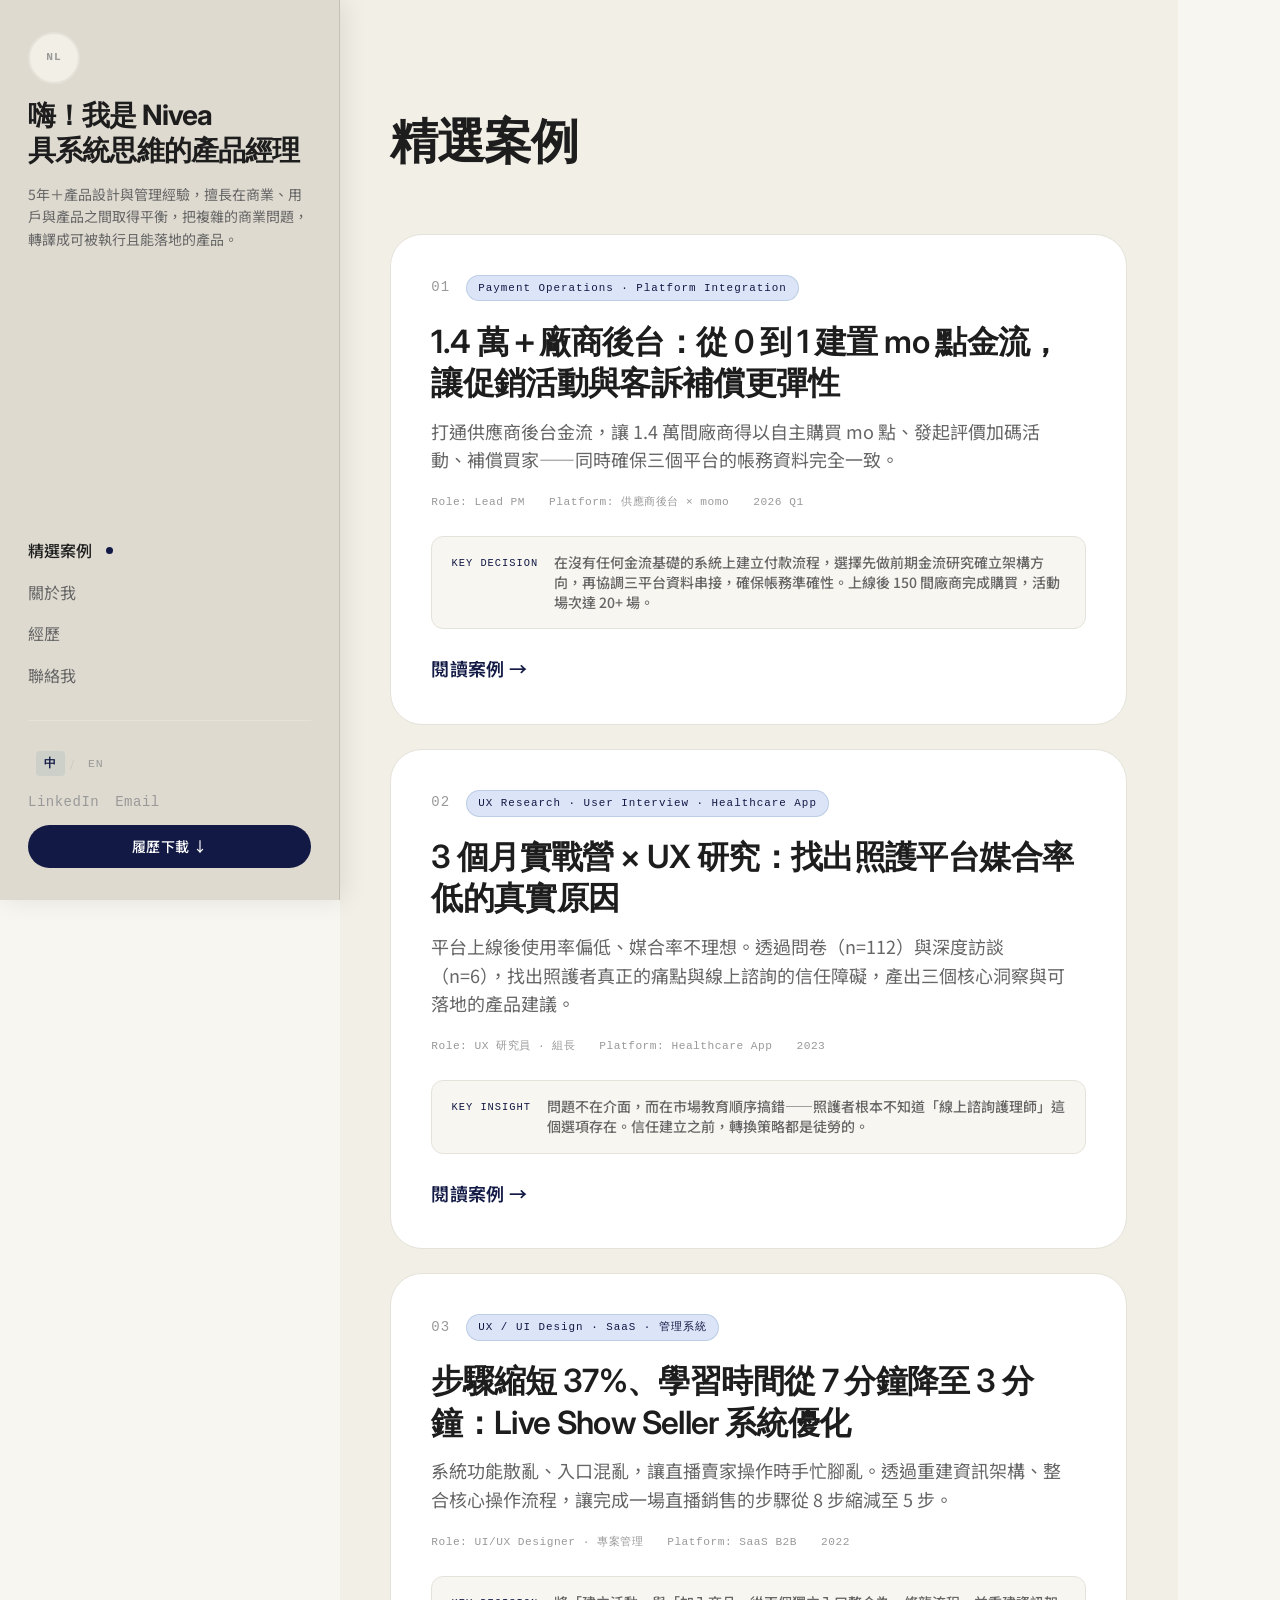
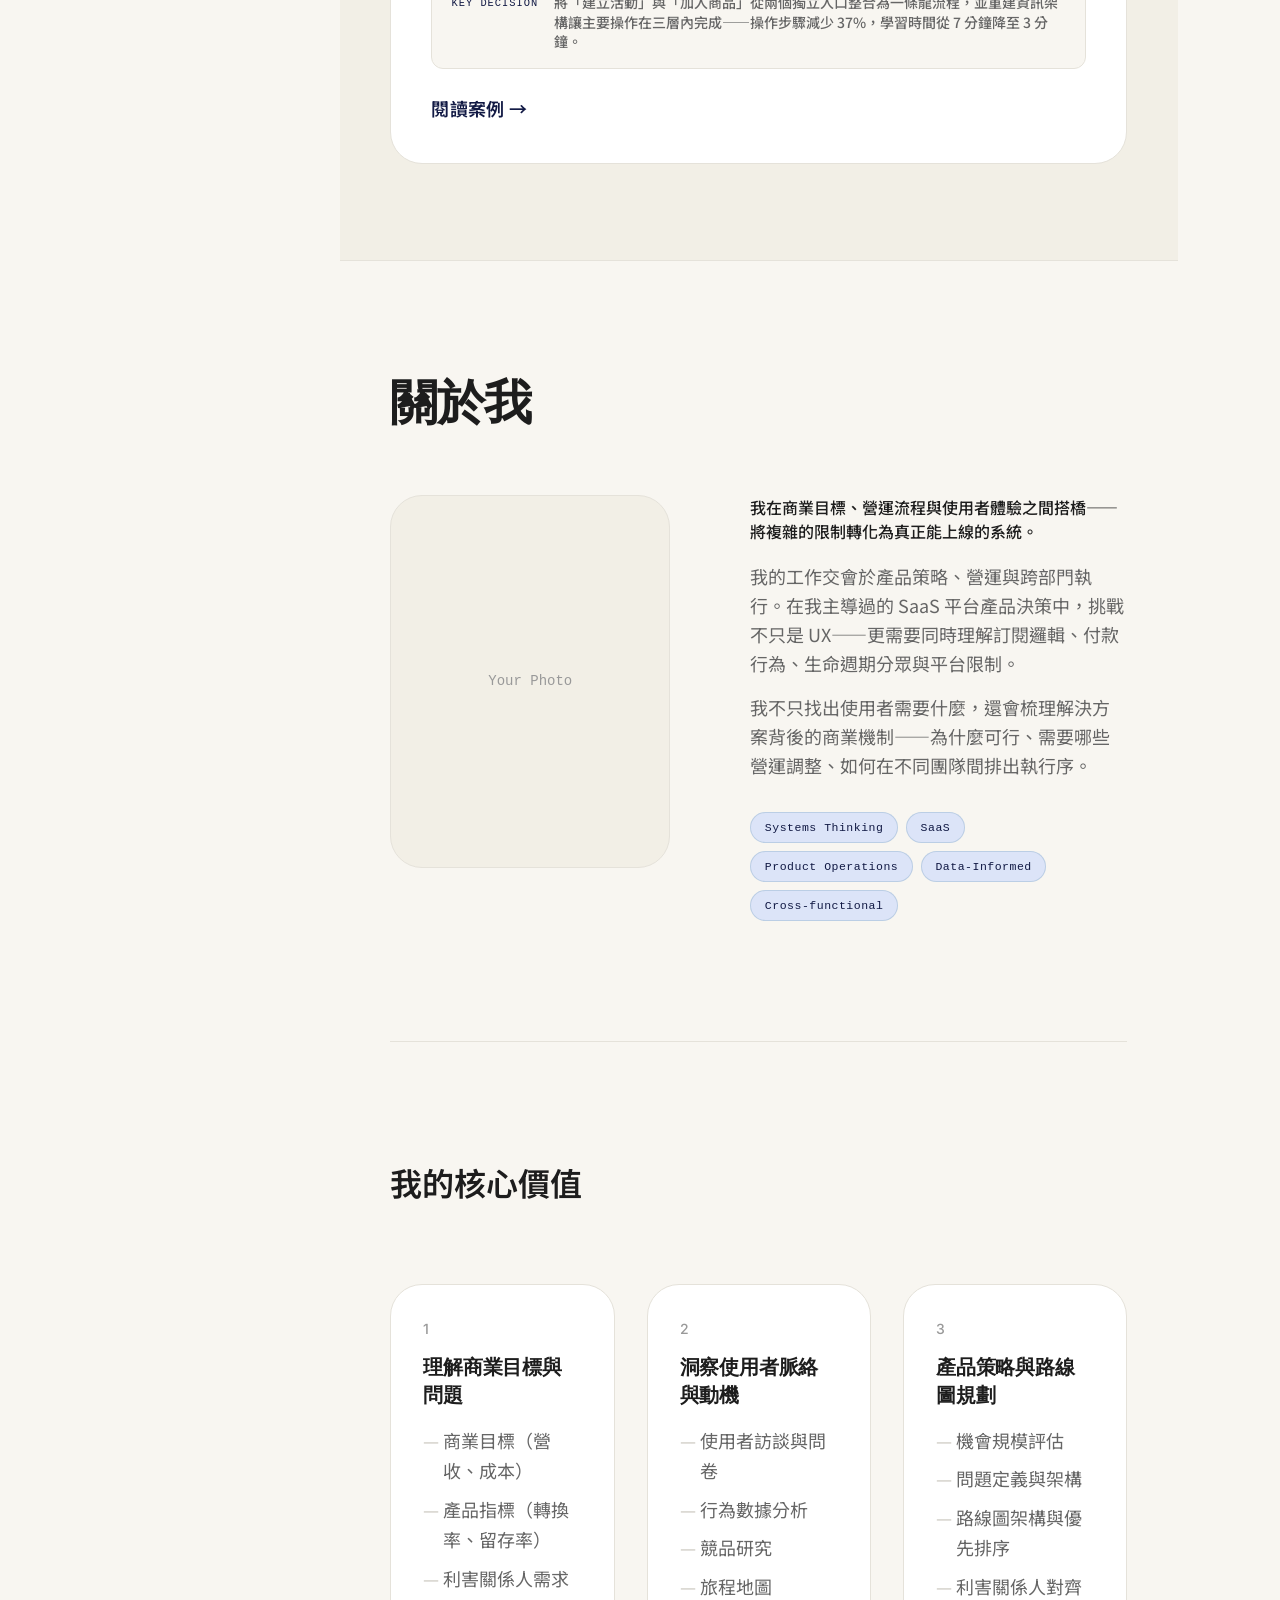
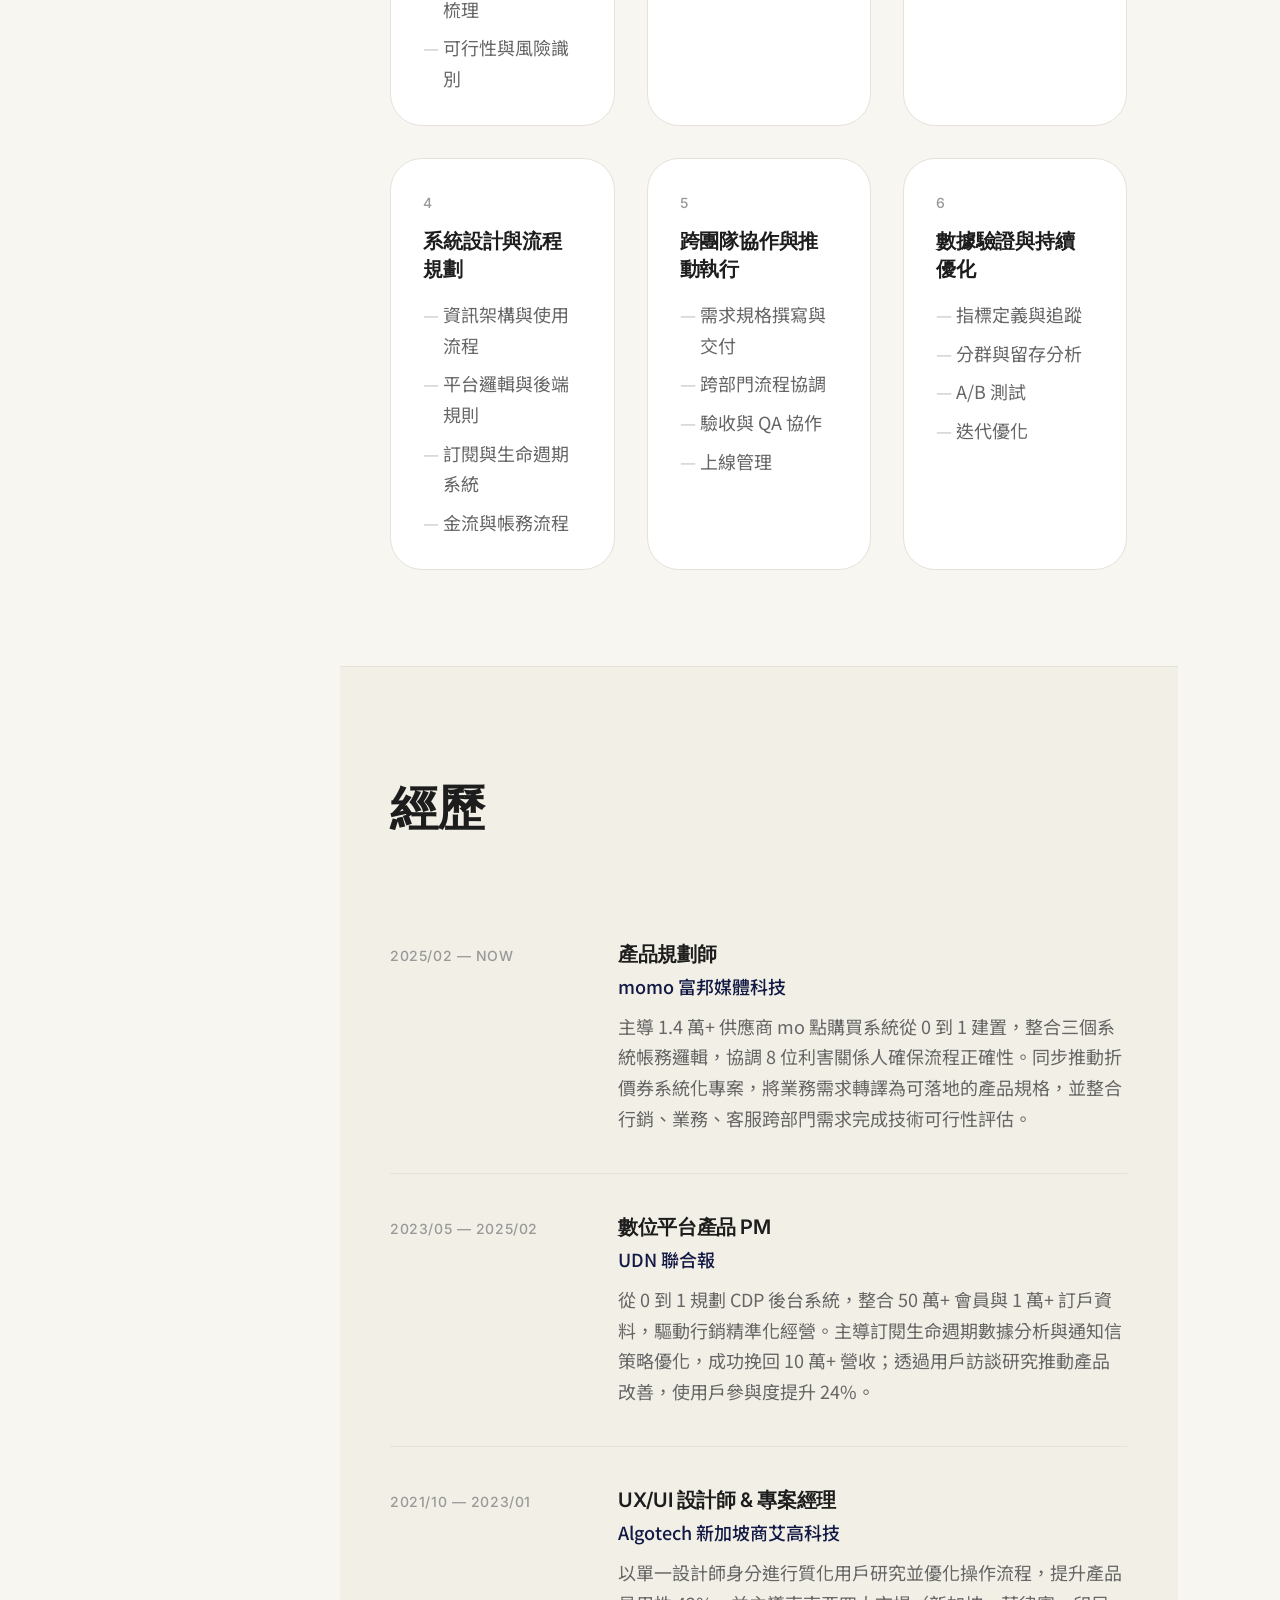
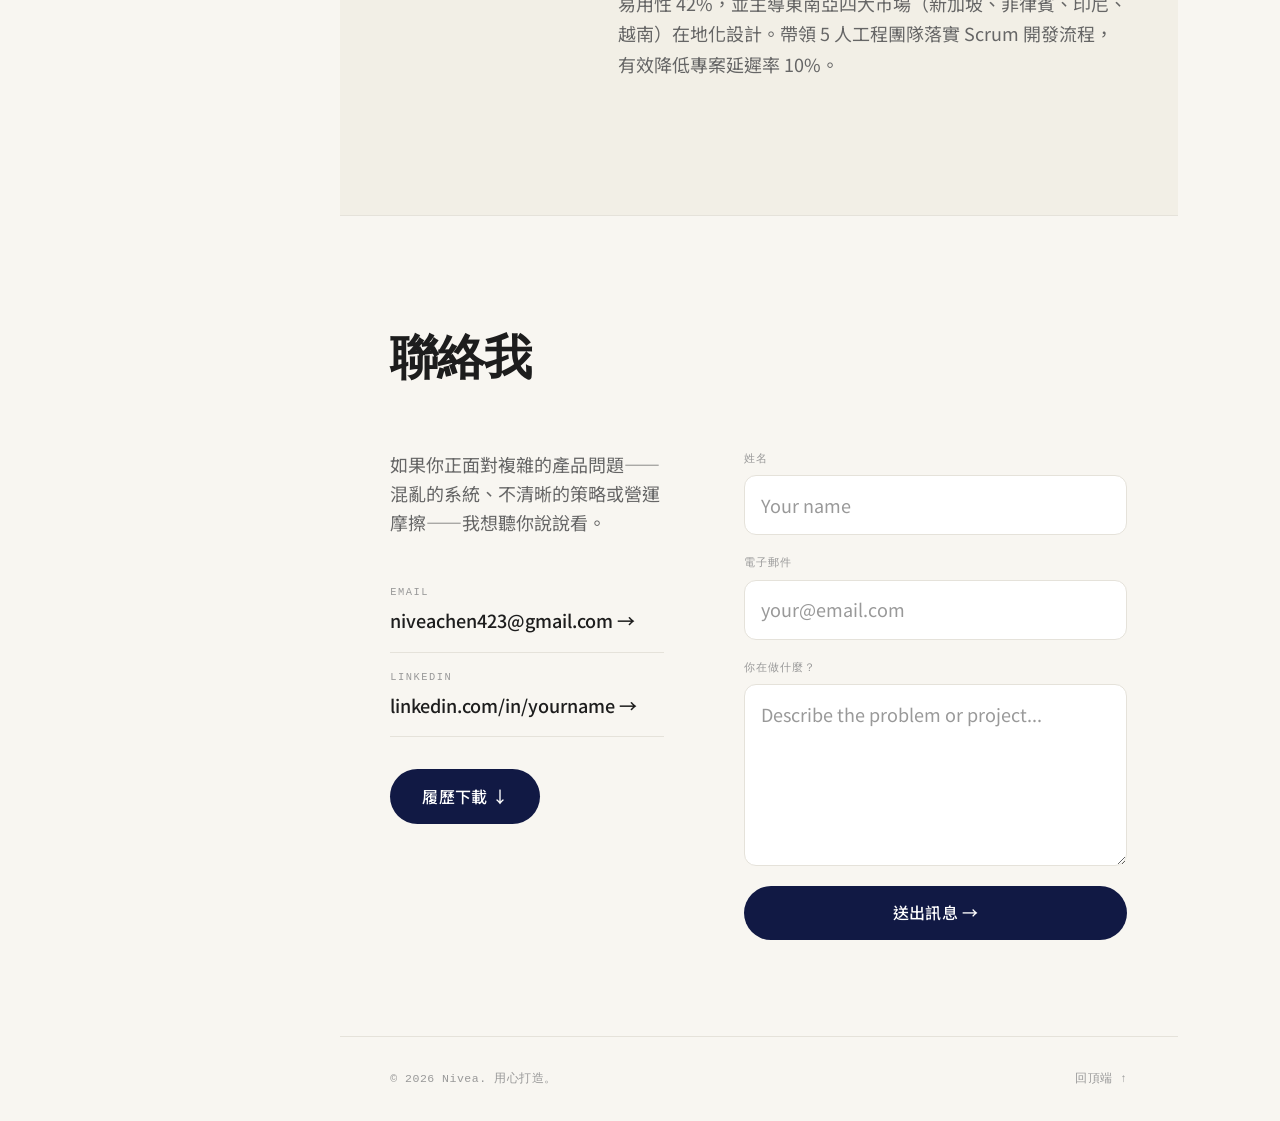
<file: index.html>
<!DOCTYPE html>
<html lang="zh-TW">
<head>
  <meta charset="UTF-8" />
  <meta name="viewport" content="width=device-width, initial-scale=1.0" />
  <title>Nivea — Product Manager & Systems Thinker</title>
  <link rel="stylesheet" href="css/style.css" />
</head>
<body>

  <!-- 手機版頂部導覽 -->
  <header class="mobile-header">
    <span class="mobile-logo">Nivea</span>
    <button class="mobile-toggle" id="mobileToggle" aria-label="Menu">
      <span></span><span></span><span></span>
    </button>
  </header>

  <!-- 左側 Sidebar -->
  <aside class="sidebar" id="sidebar">

    <!-- 頂部：個人介紹 -->
    <div class="sidebar-intro">
      <div class="sidebar-avatar">
        <div class="avatar-placeholder">NL</div>
      </div>
      <h2 class="sidebar-heading">
        <span class="lang-zh">嗨！我是 Nivea<br>具系統思維的產品經理</span>
        <span class="lang-en">Hey! I'm Nivea<br>Product Manager & Systems Thinker</span>
      </h2>
      <p class="sidebar-sub">
        <span class="lang-zh">5年＋產品設計與管理經驗，擅長在商業、用戶與產品之間取得平衡，把複雜的商業問題，轉譯成可被執行且能落地的產品。</span>
        <span class="lang-en">5+ years in product design and management. Skilled at balancing business, user, and product needs — translating complex business problems into executable solutions that actually ship.</span>
      </p>
    </div>

    <!-- 底部：導覽 -->
    <nav class="sidebar-nav">
      <ul>
        <li><a href="#work" class="nav-link active" data-section="work"><span class="lang-zh">精選案例</span><span class="lang-en">Work</span></a></li>
        <li><a href="#about" class="nav-link" data-section="about"><span class="lang-zh">關於我</span><span class="lang-en">About</span></a></li>
        <li><a href="#experience" class="nav-link" data-section="experience"><span class="lang-zh">經歷</span><span class="lang-en">Experience</span></a></li>
        <li><a href="#contact" class="nav-link" data-section="contact"><span class="lang-zh">聯絡我</span><span class="lang-en">Contact Me</span></a></li>
      </ul>
    </nav>

    <!-- Footer：語言切換 + 社群連結 -->
    <div class="sidebar-footer">
      <div class="lang-switcher">
        <button class="lang-btn active" id="btnZh">中</button>
        <span class="lang-sep">/</span>
        <button class="lang-btn" id="btnEn">EN</button>
      </div>
      <div class="social-links">
        <a href="#" class="social-link">LinkedIn</a>
        <a href="mailto:niveachen423@gmail.com" class="social-link">Email</a>
      </div>
      <a href="assets/resume/resume.pdf" class="btn-resume" download>
        <span class="lang-zh">履歷下載 ↓</span><span class="lang-en">Resume ↓</span>
      </a>
    </div>

  </aside>

  <!-- 右側主內容 -->
  <main class="main-content">

    <!-- 01 Selected Work -->
    <section class="section section-alt" id="work">
      <div class="section-header reveal">
        <h2 class="section-title"><span class="lang-zh">精選案例</span><span class="lang-en">Selected Work</span></h2>
      </div>

      <div class="work-list" id="caseList">
        <!-- 由 JavaScript 從 data/cases.json 渲染 -->
      </div>
    </section>

    <!-- 02 About + Expertise & Services（合併） -->
    <section class="section" id="about">
      <div class="section-header reveal">
        <h2 class="section-title"><span class="lang-zh">關於我</span><span class="lang-en">About</span></h2>
      </div>

      <div class="about-grid">
        <div class="about-image reveal">
          <div class="image-frame">
            <div class="image-placeholder-text">Your Photo</div>
          </div>
        </div>
        <div class="about-body">
          <p class="about-lead reveal">
            <span class="lang-zh">我在商業目標、營運流程與使用者體驗之間搭橋——將複雜的限制轉化為真正能上線的系統。</span><span class="lang-en">I bridge the gap between business goals, operational workflows, and user experience — translating complex constraints into systems that actually ship.</span>
          </p>
          <p class="about-text reveal">
            <span class="lang-zh">我的工作交會於產品策略、營運與跨部門執行。在我主導過的 SaaS 平台產品決策中，挑戰不只是 UX——更需要同時理解訂閱邏輯、付款行為、生命週期分眾與平台限制。</span><span class="lang-en">My work sits at the intersection of product strategy, operations, and cross-functional execution. I've led product decisions on SaaS platforms where the challenge wasn't just UX — it was understanding subscription logic, payment behavior, lifecycle segmentation, and platform constraints all at once.</span>
          </p>
          <p class="about-text reveal">
            <span class="lang-zh">我不只找出使用者需要什麼，還會梳理解決方案背後的商業機制——為什麼可行、需要哪些營運調整、如何在不同團隊間排出執行序。</span><span class="lang-en">I don't just identify what users need. I map the business mechanics behind why a solution is viable, what operational changes it requires, and how to sequence execution across teams.</span>
          </p>
          <div class="about-tags reveal">
            <span class="label-tag">Systems Thinking</span>
            <span class="label-tag">SaaS</span>
            <span class="label-tag">Product Operations</span>
            <span class="label-tag">Data-Informed</span>
            <span class="label-tag">Cross-functional</span>
          </div>
        </div>
      </div>

      <!-- How I Contribute -->
      <div class="services-divider reveal">
        <h3 class="services-sub-title"><span class="lang-zh">我的核心價值</span><span class="lang-en">My Core Values</span></h3>
      </div>

      <div class="expertise-grid">

        <div class="expertise-card reveal">
          <div class="expertise-num">1</div>
          <h3><span class="lang-zh">理解商業目標與問題</span><span class="lang-en">Understanding Business Goals</span></h3>
          <ul class="expertise-list">
            <li><span class="lang-zh">商業目標（營收、成本）</span><span class="lang-en">Business Goals (Revenue, Cost)</span></li>
            <li><span class="lang-zh">產品指標（轉換率、留存率）</span><span class="lang-en">Product Goals (Conversion, Retention)</span></li>
            <li><span class="lang-zh">利害關係人需求梳理</span><span class="lang-en">Stakeholder Needs Mapping</span></li>
            <li><span class="lang-zh">可行性與風險識別</span><span class="lang-en">Feasibility & Risk Identification</span></li>
          </ul>
        </div>

        <div class="expertise-card reveal">
          <div class="expertise-num">2</div>
          <h3><span class="lang-zh">洞察使用者脈絡與動機</span><span class="lang-en">Gaining User Insights</span></h3>
          <ul class="expertise-list">
            <li><span class="lang-zh">使用者訪談與問卷</span><span class="lang-en">User Interviews & Surveys</span></li>
            <li><span class="lang-zh">行為數據分析</span><span class="lang-en">Behavioural Data Analysis</span></li>
            <li><span class="lang-zh">競品研究</span><span class="lang-en">Competitive Analysis</span></li>
            <li><span class="lang-zh">旅程地圖</span><span class="lang-en">Journey Mapping</span></li>
          </ul>
        </div>

        <div class="expertise-card reveal">
          <div class="expertise-num">3</div>
          <h3><span class="lang-zh">產品策略與路線圖規劃</span><span class="lang-en">Product Strategy & Roadmap</span></h3>
          <ul class="expertise-list">
            <li><span class="lang-zh">機會規模評估</span><span class="lang-en">Opportunity Sizing</span></li>
            <li><span class="lang-zh">問題定義與架構</span><span class="lang-en">Problem Framing</span></li>
            <li><span class="lang-zh">路線圖架構與優先排序</span><span class="lang-en">Roadmap Architecture & Prioritisation</span></li>
            <li><span class="lang-zh">利害關係人對齊</span><span class="lang-en">Stakeholder Alignment</span></li>
          </ul>
        </div>

        <div class="expertise-card reveal">
          <div class="expertise-num">4</div>
          <h3><span class="lang-zh">系統設計與流程規劃</span><span class="lang-en">Systems Design & Flow</span></h3>
          <ul class="expertise-list">
            <li><span class="lang-zh">資訊架構與使用流程</span><span class="lang-en">Information Architecture & User Flow</span></li>
            <li><span class="lang-zh">平台邏輯與後端規則</span><span class="lang-en">Platform Logic & Backend Rules</span></li>
            <li><span class="lang-zh">訂閱與生命週期系統</span><span class="lang-en">Subscription & Lifecycle Systems</span></li>
            <li><span class="lang-zh">金流與帳務流程</span><span class="lang-en">Payment & Billing Operations</span></li>
          </ul>
        </div>

        <div class="expertise-card reveal">
          <div class="expertise-num">5</div>
          <h3><span class="lang-zh">跨團隊協作與推動執行</span><span class="lang-en">Cross-team Collaboration & Execution</span></h3>
          <ul class="expertise-list">
            <li><span class="lang-zh">需求規格撰寫與交付</span><span class="lang-en">Spec Writing & Handoff</span></li>
            <li><span class="lang-zh">跨部門流程協調</span><span class="lang-en">Cross-functional Coordination</span></li>
            <li><span class="lang-zh">驗收與 QA 協作</span><span class="lang-en">Acceptance Criteria & QA</span></li>
            <li><span class="lang-zh">上線管理</span><span class="lang-en">Launch Management</span></li>
          </ul>
        </div>

        <div class="expertise-card reveal">
          <div class="expertise-num">6</div>
          <h3><span class="lang-zh">數據驗證與持續優化</span><span class="lang-en">Data Validation & Improvement</span></h3>
          <ul class="expertise-list">
            <li><span class="lang-zh">指標定義與追蹤</span><span class="lang-en">Metric Definition & Tracking</span></li>
            <li><span class="lang-zh">分群與留存分析</span><span class="lang-en">Cohort & Retention Analysis</span></li>
            <li><span class="lang-zh">A/B 測試</span><span class="lang-en">A/B Testing</span></li>
            <li><span class="lang-zh">迭代優化</span><span class="lang-en">Continuous Iteration</span></li>
          </ul>
        </div>

      </div>

      <!-- 合作方式（暫時隱藏） -->
      <div class="services-divider reveal" style="display:none;">
        <h3 class="services-sub-title"><span class="lang-zh">合作方式</span><span class="lang-en">Ways to Work Together</span></h3>
        <p class="services-sub-desc"><span class="lang-zh">我接受需要結構化產品思維的自由接案與顧問合作，依專案需求彈性投入。</span><span class="lang-en">I take on freelance and consulting engagements that need structured product thinking — flexibly scoped to what your project actually requires.</span></p>
      </div>

      <div class="services-list" style="display:none;">

        <div class="service-row reveal">
          <div class="service-num">①</div>
          <div class="service-body">
            <h3><span class="lang-zh">產品策略顧問</span><span class="lang-en">Product Strategy Consulting</span></h3>
            <p><span class="lang-zh">適合需要在動手解決之前先釐清問題架構的團隊，幫助建立機會地圖、路線圖框架與優先排序依據。</span><span class="lang-en">For teams that need to structure the problem before solving it — opportunity mapping, roadmap framing, and prioritisation criteria.</span></p>
          </div>
          <div class="service-scope">
            <span class="scope-tag">4–8 weeks</span>
            <span class="scope-tag">Strategy</span>
          </div>
        </div>

        <div class="service-row reveal">
          <div class="service-num">②</div>
          <div class="service-body">
            <h3><span class="lang-zh">系統架構審查</span><span class="lang-en">System Architecture Review</span></h3>
            <p><span class="lang-zh">審查現有產品系統的訂閱流程、通知邏輯與生命週期觸發，找出缺口與可擴展性問題，並提出可執行的改善方向。</span><span class="lang-en">Audit existing product systems — subscription flows, notification logic, lifecycle triggers — to surface gaps, redundancies, and scalability issues with actionable next steps.</span></p>
          </div>
          <div class="service-scope">
            <span class="scope-tag">2–4 weeks</span>
            <span class="scope-tag">Systems</span>
          </div>
        </div>

        <div class="service-row reveal">
          <div class="service-num">③</div>
          <div class="service-body">
            <h3><span class="lang-zh">產品營運建置</span><span class="lang-en">Product Operations Setup</span></h3>
            <p><span class="lang-zh">協助產品團隊建立可運作的營運骨架：指標框架、文件系統、跨部門工作流程與決策機制。</span><span class="lang-en">Help product teams build an operational backbone that actually works — metrics frameworks, documentation systems, cross-functional workflows, and decision processes.</span></p>
          </div>
          <div class="service-scope">
            <span class="scope-tag">Ongoing</span>
            <span class="scope-tag">Operations</span>
          </div>
        </div>

      </div>
    </section>

    <!-- 03 Experience -->
    <section class="section section-alt" id="experience">
      <div class="section-header reveal">
        <h2 class="section-title"><span class="lang-zh">經歷</span><span class="lang-en">Experience</span></h2>
      </div>

      <div class="timeline">

        <div class="timeline-row reveal">
          <div class="timeline-year">2025/02 — Now</div>
          <div class="timeline-body">
            <h3 class="timeline-role"><span class="lang-zh">產品規劃師</span><span class="lang-en">Product Planner</span></h3>
            <p class="timeline-org">momo 富邦媒體科技</p>
            <p class="timeline-desc"><span class="lang-zh">主導 1.4 萬+ 供應商 mo 點購買系統從 0 到 1 建置，整合三個系統帳務邏輯，協調 8 位利害關係人確保流程正確性。同步推動折價券系統化專案，將業務需求轉譯為可落地的產品規格，並整合行銷、業務、客服跨部門需求完成技術可行性評估。</span><span class="lang-en">Led the 0-to-1 build of a mo points purchasing system for 14,000+ vendors, integrating billing logic across three systems and aligning 8 stakeholders. Simultaneously drove a coupon system overhaul, translating business needs into actionable PRDs and eliminating manual processes end-to-end.</span></p>
          </div>
        </div>

        <div class="timeline-row reveal">
          <div class="timeline-year">2023/05 — 2025/02</div>
          <div class="timeline-body">
            <h3 class="timeline-role"><span class="lang-zh">數位平台產品 PM</span><span class="lang-en">Digital Platform PM</span></h3>
            <p class="timeline-org">UDN 聯合報</p>
            <p class="timeline-desc"><span class="lang-zh">從 0 到 1 規劃 CDP 後台系統，整合 50 萬+ 會員與 1 萬+ 訂戶資料，驅動行銷精準化經營。主導訂閱生命週期數據分析與通知信策略優化，成功挽回 10 萬+ 營收；透過用戶訪談研究推動產品改善，使用戶參與度提升 24%。</span><span class="lang-en">Built a CDP platform from scratch integrating 500,000+ members and 10,000+ subscribers to enable precision marketing. Optimised subscription lifecycle communications to recover 100,000+ NTD in revenue, and drove a 24% engagement lift through user interview-informed product improvements.</span></p>
          </div>
        </div>

        <div class="timeline-row reveal">
          <div class="timeline-year">2021/10 — 2023/01</div>
          <div class="timeline-body">
            <h3 class="timeline-role"><span class="lang-zh">UX/UI 設計師 & 專案經理</span><span class="lang-en">UX/UI Designer & Project Manager</span></h3>
            <p class="timeline-org">Algotech 新加坡商艾高科技</p>
            <p class="timeline-desc"><span class="lang-zh">以單一設計師身分進行質化用戶研究並優化操作流程，提升產品易用性 42%，並主導東南亞四大市場（新加坡、菲律賓、印尼、越南）在地化設計。帶領 5 人工程團隊落實 Scrum 開發流程，有效降低專案延遲率 10%。</span><span class="lang-en">As a solo designer, conducted qualitative user research and flow optimisation, improving usability by 42%, and led localisation across four Southeast Asian markets. Managed a 5-person engineering team using Scrum, reducing project delays by 10%.</span></p>
          </div>
        </div>

      </div>
    </section>

    <!-- 04 Contact -->
    <section class="section" id="contact">
      <div class="section-header reveal">
        <h2 class="section-title"><span class="lang-zh">聯絡我</span><span class="lang-en">Contact</span></h2>
      </div>

      <div class="contact-grid">
        <div class="contact-left reveal">
          <p class="contact-desc">
            <span class="lang-zh">如果你正面對複雜的產品問題——混亂的系統、不清晰的策略或營運摩擦——我想聽你說說看。</span><span class="lang-en">If you're dealing with a complex product problem — messy systems, unclear strategy, or operational friction — I'd like to hear about it.</span>
          </p>
          <div class="contact-links">
            <a href="mailto:niveachen423@gmail.com" class="contact-row">
              <span class="contact-type">Email</span>
              <span class="contact-value">niveachen423@gmail.com →</span>
            </a>
            <a href="#" class="contact-row">
              <span class="contact-type">LinkedIn</span>
              <span class="contact-value">linkedin.com/in/yourname →</span>
            </a>
          </div>
          <a href="assets/resume/resume.pdf" class="btn-primary" download>
            <span class="lang-zh">履歷下載 ↓</span><span class="lang-en">Download Resume ↓</span>
          </a>
        </div>

        <form class="contact-form reveal" id="contactForm">
          <input type="hidden" name="_subject" value="Portfolio Contact" />
          <div class="form-group">
            <label><span class="lang-zh">姓名</span><span class="lang-en">Name</span></label>
            <input type="text" name="name" placeholder="Your name" required />
          </div>
          <div class="form-group">
            <label><span class="lang-zh">電子郵件</span><span class="lang-en">Email</span></label>
            <input type="email" name="email" placeholder="your@email.com" required />
          </div>
          <div class="form-group">
            <label><span class="lang-zh">你在做什麼？</span><span class="lang-en">What are you working on?</span></label>
            <textarea name="message" placeholder="Describe the problem or project..." rows="5" required></textarea>
          </div>
          <button type="submit" class="btn-primary" id="submitBtn">
            <span class="lang-zh">送出訊息 →</span><span class="lang-en">Send Message →</span>
          </button>
        </form>
      </div>
    </section>

    <footer class="site-footer">
      <span>© 2026 Nivea. <span class="lang-zh">用心打造。</span><span class="lang-en">Built with intent.</span></span>
      <a href="#work" class="footer-top"><span class="lang-zh">回頂端 ↑</span><span class="lang-en">Back to top ↑</span></a>
    </footer>

  </main>

  <script src="js/script.js"></script>
</body>
</html>
</file>
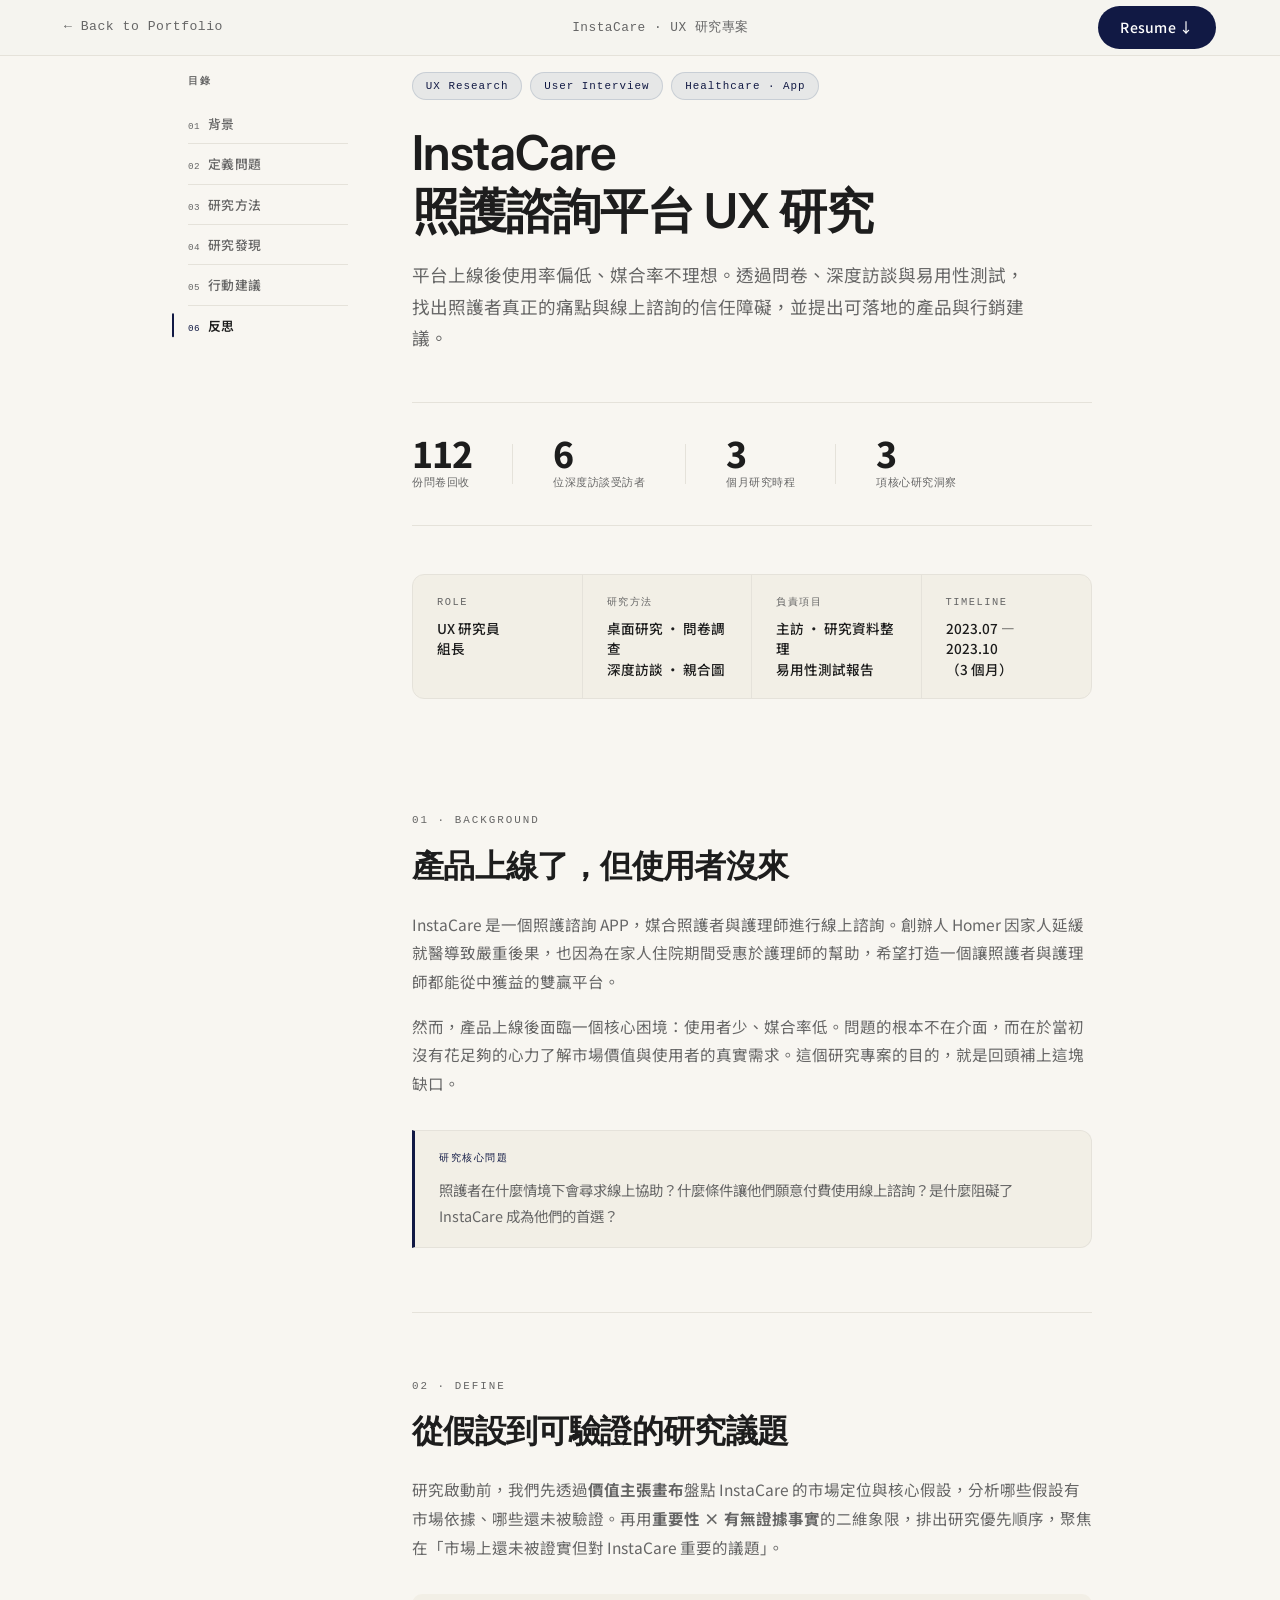
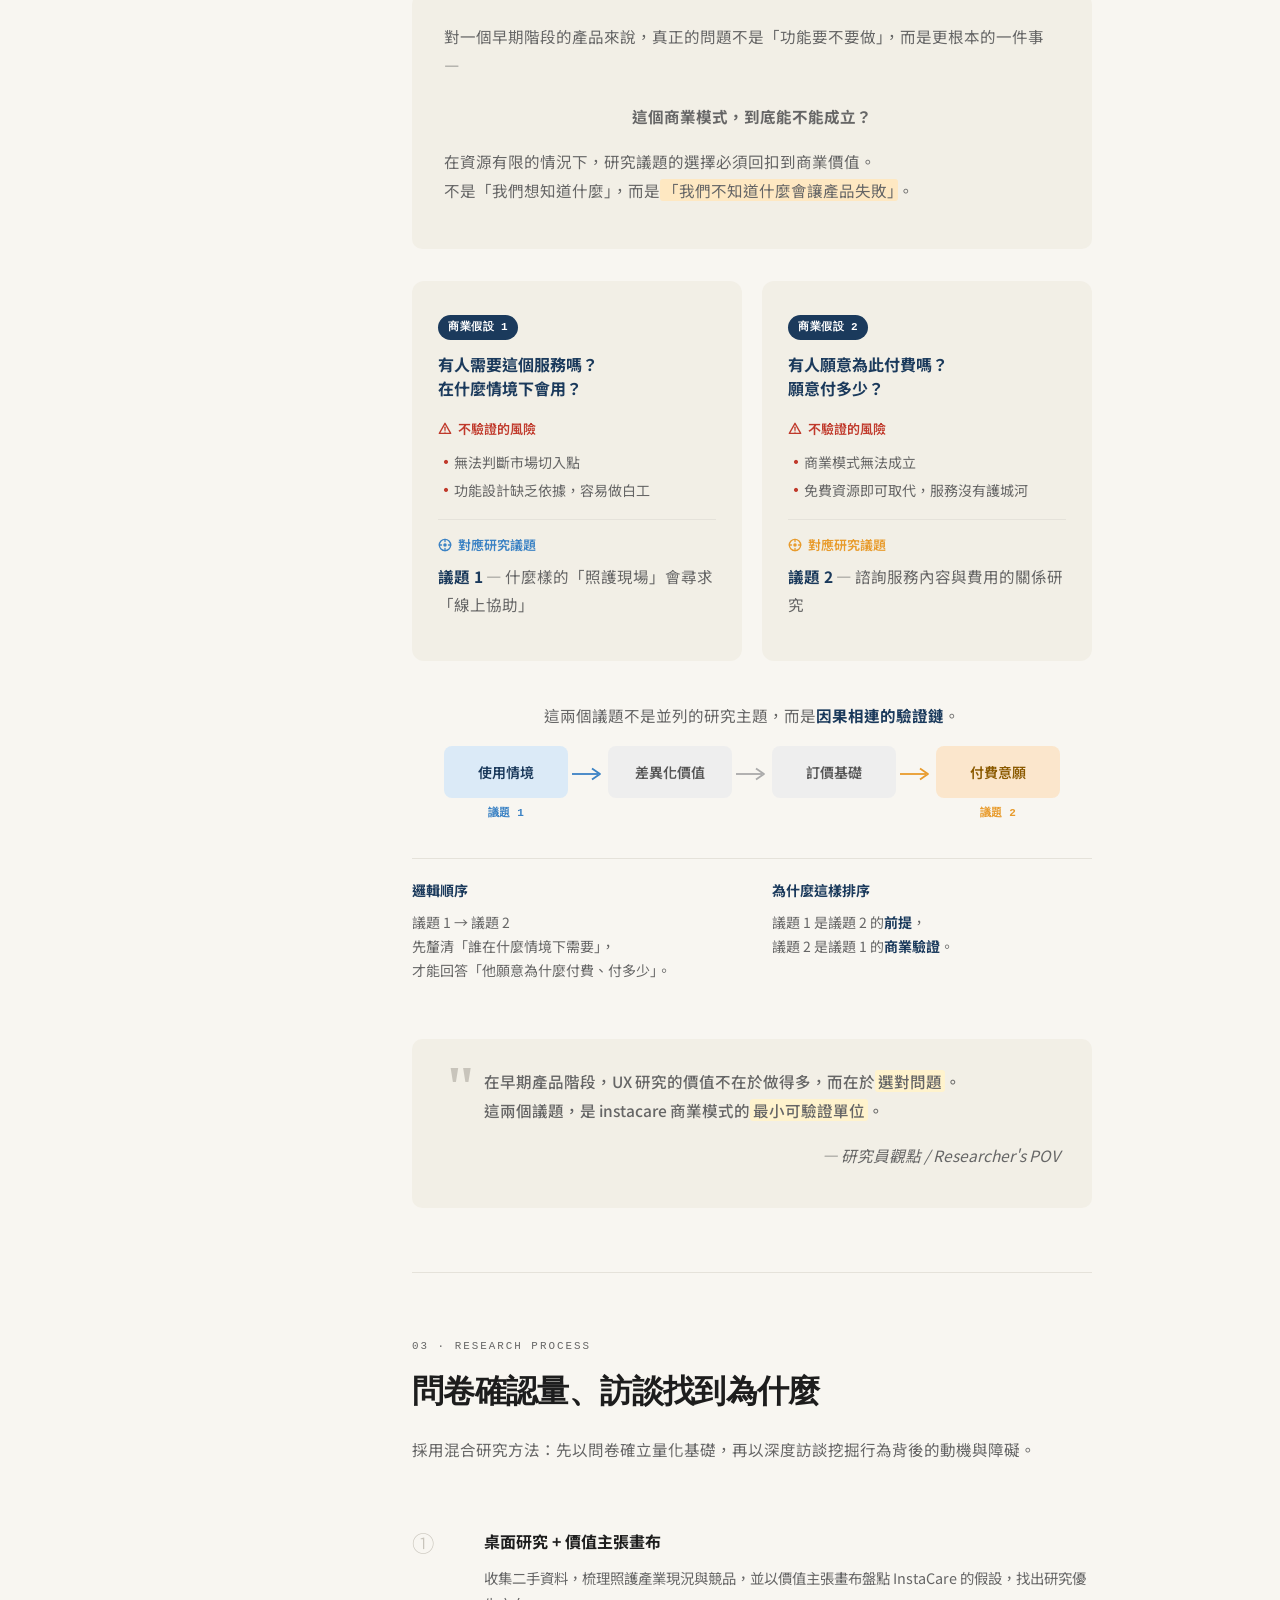
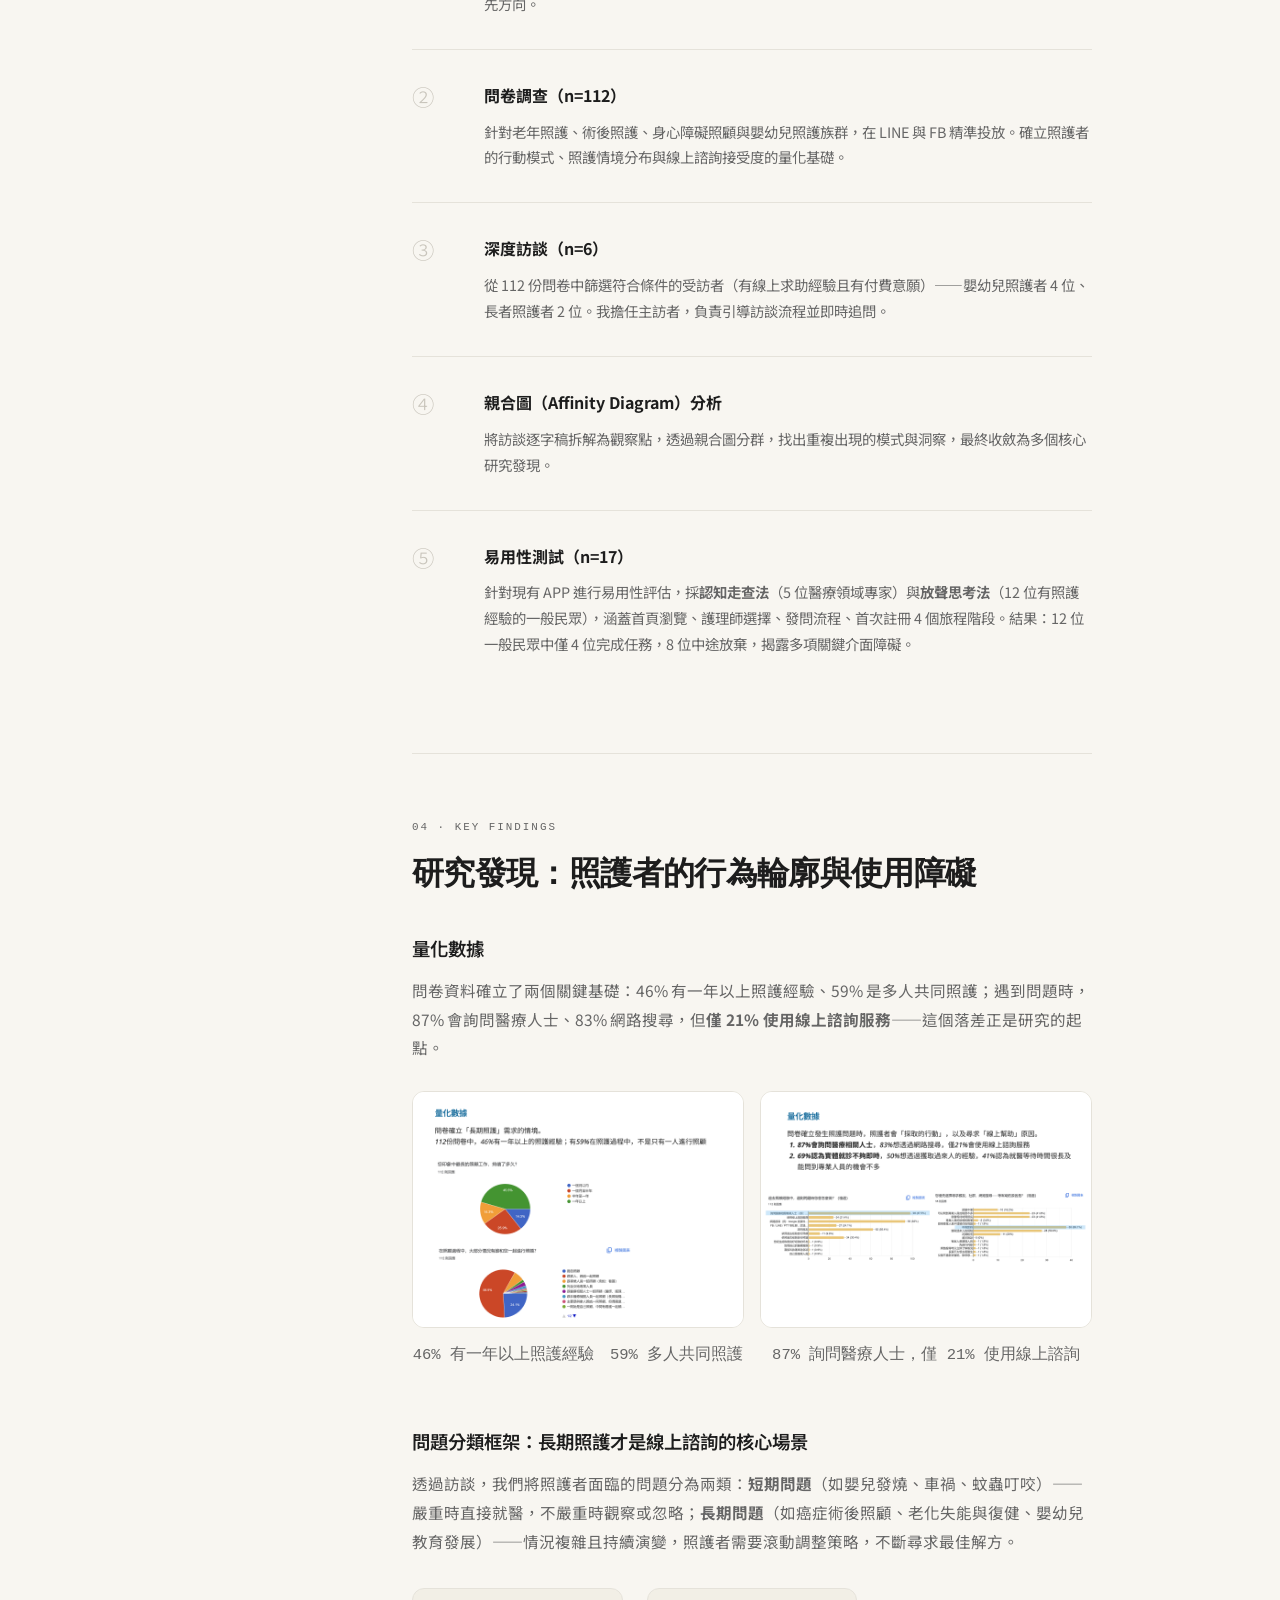
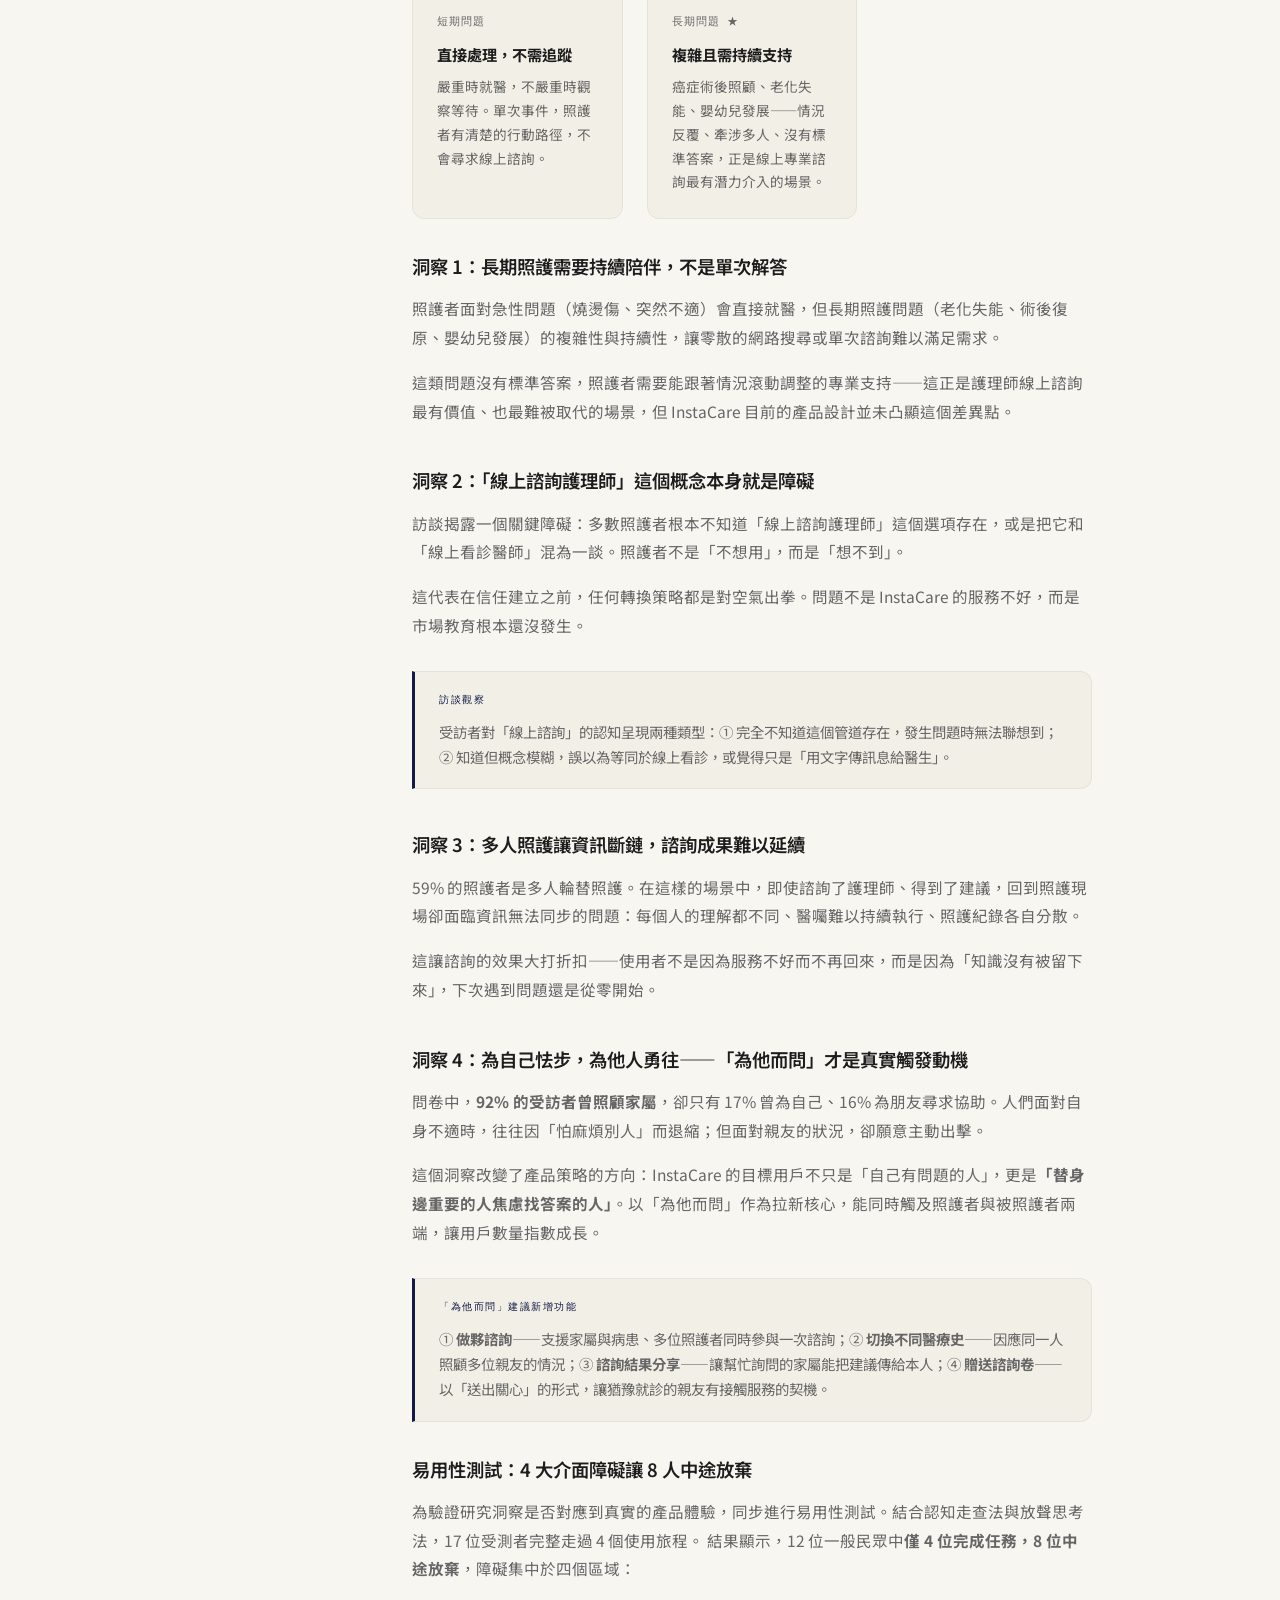
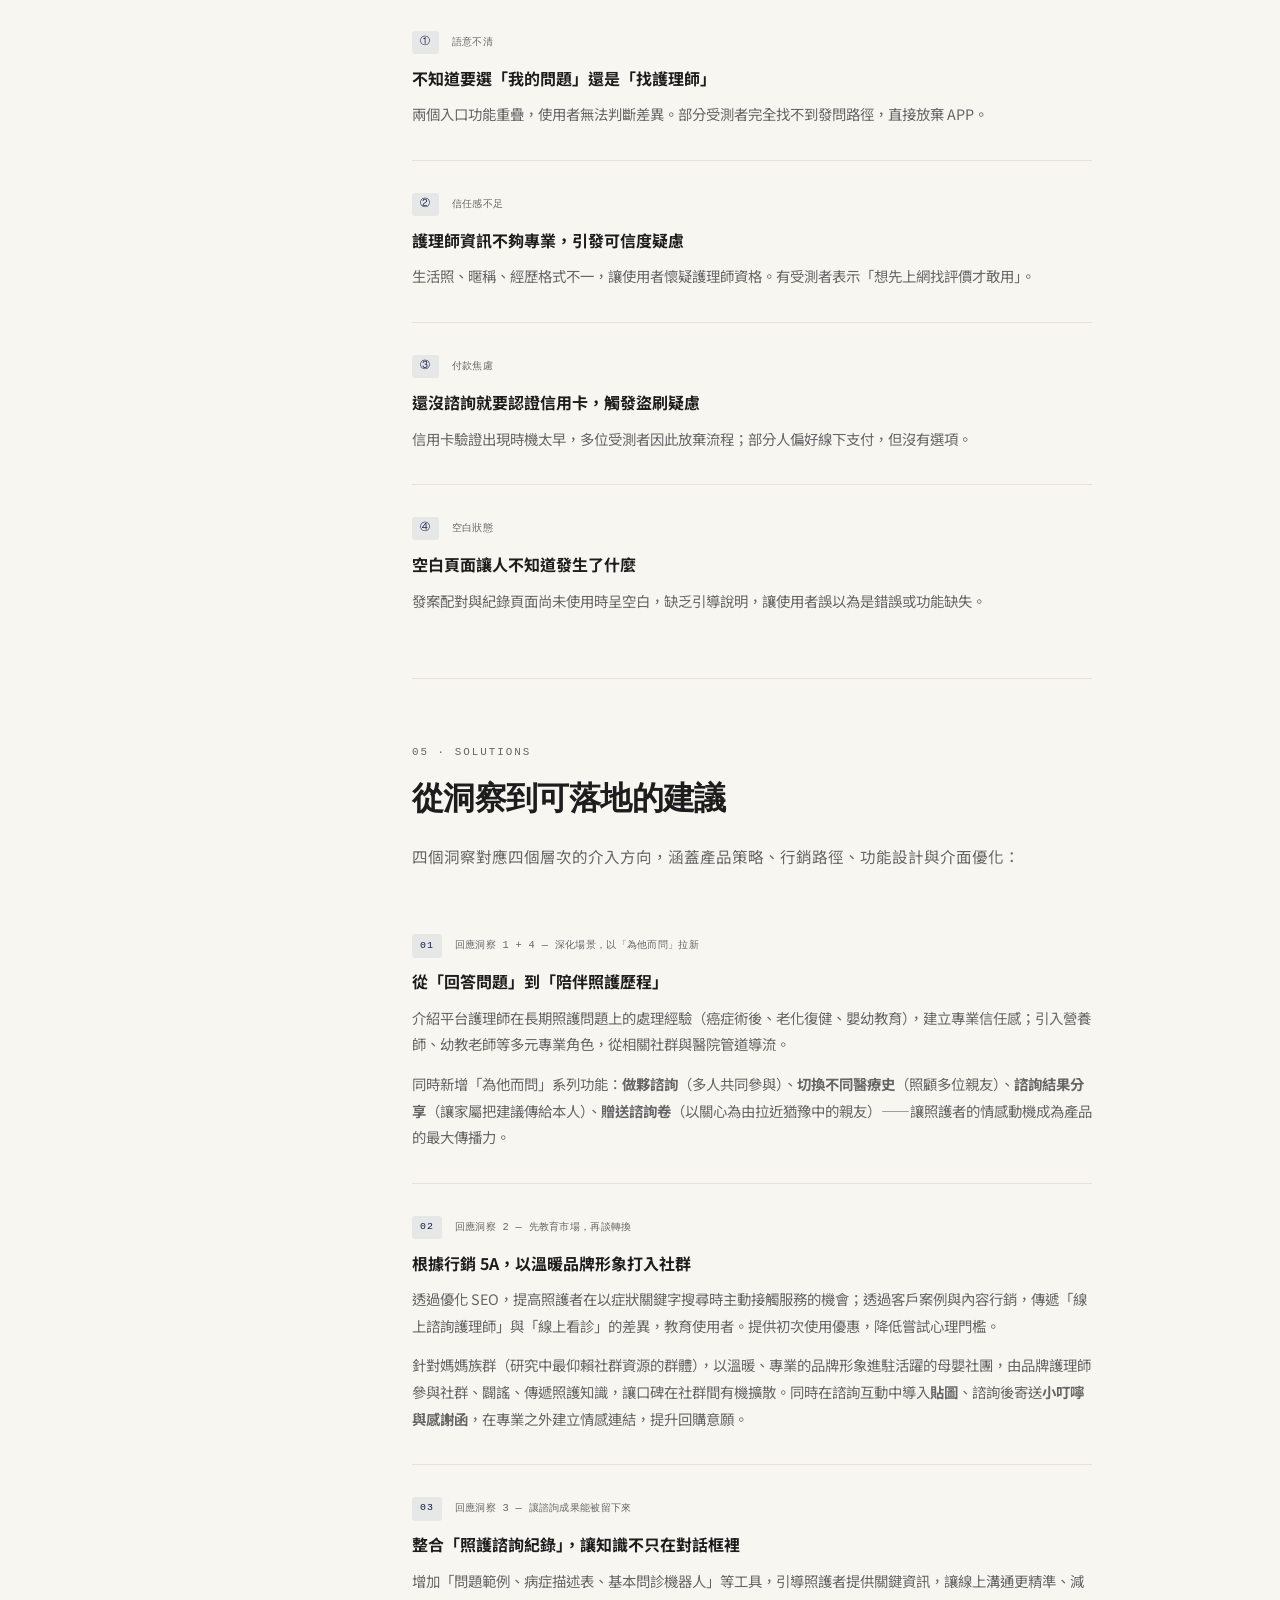
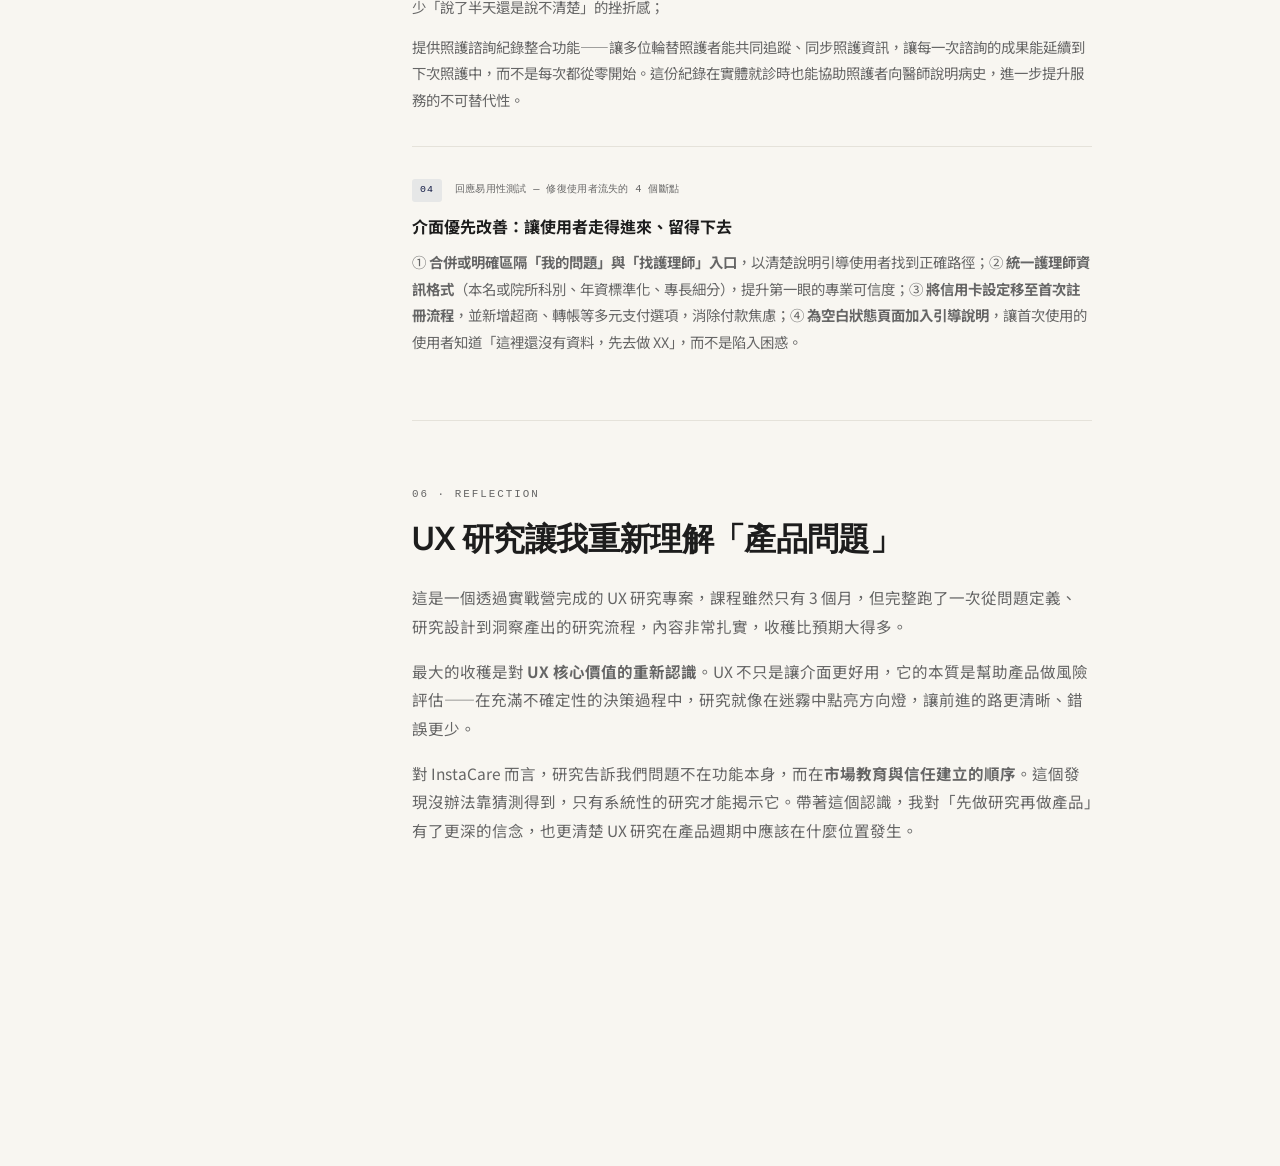
<file: cases/instacare.html>
<!DOCTYPE html>
<html lang="zh-TW">
<head>
  <meta charset="UTF-8" />
  <meta name="viewport" content="width=device-width, initial-scale=1.0" />
  <title>InstaCare UX Research — Nivea</title>
  <link rel="stylesheet" href="../css/style.css" />
  <link rel="stylesheet" href="../css/case-study.css" />
</head>
<body class="case-body">

  <nav class="case-nav">
    <a href="../index.html" class="case-back">← Back to Portfolio</a>
    <span class="case-nav-title">InstaCare · UX 研究專案</span>
    <a href="../assets/resume/resume.pdf" class="btn-resume" download>Resume ↓</a>
  </nav>

  <main class="case-main">
    <div class="case-layout">

      <!-- Left Sidebar -->
      <aside class="case-sidebar">
        <span class="sidebar-heading">目錄</span>
        <nav class="sidebar-nav">
          <a href="#s-background" class="sidebar-link">
            <span class="sidebar-num">01</span><span class="sidebar-label">背景</span>
          </a>
          <a href="#s-define" class="sidebar-link">
            <span class="sidebar-num">02</span><span class="sidebar-label">定義問題</span>
          </a>
          <a href="#s-process" class="sidebar-link">
            <span class="sidebar-num">03</span><span class="sidebar-label">研究方法</span>
          </a>
          <a href="#s-findings" class="sidebar-link">
            <span class="sidebar-num">04</span><span class="sidebar-label">研究發現</span>
          </a>
          <a href="#s-solutions" class="sidebar-link">
            <span class="sidebar-num">05</span><span class="sidebar-label">行動建議</span>
          </a>
          <a href="#s-reflection" class="sidebar-link">
            <span class="sidebar-num">06</span><span class="sidebar-label">反思</span>
          </a>
        </nav>
      </aside>

      <!-- Right: Hero + Overview + Sections -->
      <div class="case-right">

        <!-- Hero -->
        <header class="case-hero reveal">
          <div class="case-hero-meta">
            <span class="case-pill">UX Research</span>
            <span class="case-pill">User Interview</span>
            <span class="case-pill">Healthcare · App</span>
          </div>
          <h1 class="case-title">InstaCare<br>照護諮詢平台 UX 研究</h1>
          <p class="case-subtitle">
            平台上線後使用率偏低、媒合率不理想。透過問卷、深度訪談與易用性測試，找出照護者真正的痛點與線上諮詢的信任障礙，並提出可落地的產品與行銷建議。
          </p>
          <div class="case-stats">
            <div class="stat-item">
              <span class="stat-value">112</span>
              <span class="stat-label">份問卷回收</span>
            </div>
            <div class="stat-divider"></div>
            <div class="stat-item">
              <span class="stat-value">6</span>
              <span class="stat-label">位深度訪談受訪者</span>
            </div>
            <div class="stat-divider"></div>
            <div class="stat-item">
              <span class="stat-value">3</span>
              <span class="stat-label">個月研究時程</span>
            </div>
            <div class="stat-divider"></div>
            <div class="stat-item">
              <span class="stat-value">3</span>
              <span class="stat-label">項核心研究洞察</span>
            </div>
          </div>
        </header>

        <!-- Overview bar -->
        <div class="case-overview reveal">
          <div class="overview-item">
            <span class="overview-label">Role</span>
            <span class="overview-value">UX 研究員<br>組長</span>
          </div>
          <div class="overview-item">
            <span class="overview-label">研究方法</span>
            <span class="overview-value">桌面研究 · 問卷調查<br>深度訪談 · 親合圖</span>
          </div>
          <div class="overview-item">
            <span class="overview-label">負責項目</span>
            <span class="overview-value">主訪 · 研究資料整理<br>易用性測試報告</span>
          </div>
          <div class="overview-item">
            <span class="overview-label">Timeline</span>
            <span class="overview-value">2023.07 — 2023.10<br>（3 個月）</span>
          </div>
        </div>

        <!-- Content sections -->
        <div class="case-content">

          <!-- 01 背景 -->
          <section id="s-background" class="case-section reveal">
            <div class="case-section-label">01 · Background</div>
            <h2 class="case-section-title">產品上線了，但使用者沒來</h2>
            <p>
              InstaCare 是一個照護諮詢 APP，媒合照護者與護理師進行線上諮詢。創辦人 Homer 因家人延緩就醫導致嚴重後果，也因為在家人住院期間受惠於護理師的幫助，希望打造一個讓照護者與護理師都能從中獲益的雙贏平台。
            </p>
            <p>
              然而，產品上線後面臨一個核心困境：使用者少、媒合率低。問題的根本不在介面，而在於當初沒有花足夠的心力了解市場價值與使用者的真實需求。這個研究專案的目的，就是回頭補上這塊缺口。
            </p>
            <div class="case-callout">
              <span class="callout-label">研究核心問題</span>
              <p>照護者在什麼情境下會尋求線上協助？什麼條件讓他們願意付費使用線上諮詢？是什麼阻礙了 InstaCare 成為他們的首選？</p>
            </div>
          </section>

          <!-- 02 定義問題 -->
          <section id="s-define" class="case-section reveal">
            <div class="case-section-label">02 · Define</div>
            <h2 class="case-section-title">從假設到可驗證的研究議題</h2>
            <p>
              研究啟動前，我們先透過<strong>價值主張畫布</strong>盤點 InstaCare 的市場定位與核心假設，分析哪些假設有市場依據、哪些還未被驗證。再用<strong>重要性 × 有無證據事實</strong>的二維象限，排出研究優先順序，聚焦在「市場上還未被證實但對 InstaCare 重要的議題」。
            </p>

            <!-- Hook -->
            <div class="define-hook reveal">
              <p class="define-hook-para">
                對一個早期階段的產品來說，真正的問題不是「功能要不要做」，而是更根本的一件事 —
              </p>
              <p class="define-hook-headline">這個商業模式，到底能不能成立？</p>
              <p class="define-hook-para">
                在資源有限的情況下，研究議題的選擇必須回扣到商業價值。<br>
                不是「我們想知道什麼」，而是<mark class="hl-orange">「我們不知道什麼會讓產品失敗」</mark>。
              </p>
            </div>

            <!-- Hypothesis Cards -->
            <div class="hyp-cards">

              <div class="hyp-card reveal">
                <span class="hyp-badge">商業假設 1</span>
                <h3 class="hyp-card-title">有人需要這個服務嗎？<br>在什麼情境下會用？</h3>
                <div class="hyp-risk-head">
                  <svg width="14" height="14" viewBox="0 0 16 16" fill="none">
                    <path d="M8 1.5L14.5 13H1.5L8 1.5Z" stroke="#C0392B" stroke-width="1.5" stroke-linejoin="round"/>
                    <line x1="8" y1="6" x2="8" y2="9.5" stroke="#C0392B" stroke-width="1.5" stroke-linecap="round"/>
                    <circle cx="8" cy="11.5" r="0.75" fill="#C0392B"/>
                  </svg>
                  不驗證的風險
                </div>
                <ul class="hyp-bullets">
                  <li>無法判斷市場切入點</li>
                  <li>功能設計缺乏依據，容易做白工</li>
                </ul>
                <hr class="hyp-divider" />
                <div class="hyp-topic-head blue">
                  <svg width="14" height="14" viewBox="0 0 16 16" fill="none">
                    <circle cx="8" cy="8" r="6.5" stroke="#3B82C4" stroke-width="1.5"/>
                    <circle cx="8" cy="8" r="2" fill="#3B82C4"/>
                    <line x1="8" y1="1.5" x2="8" y2="4" stroke="#3B82C4" stroke-width="1.5" stroke-linecap="round"/>
                    <line x1="8" y1="12" x2="8" y2="14.5" stroke="#3B82C4" stroke-width="1.5" stroke-linecap="round"/>
                    <line x1="1.5" y1="8" x2="4" y2="8" stroke="#3B82C4" stroke-width="1.5" stroke-linecap="round"/>
                    <line x1="12" y1="8" x2="14.5" y2="8" stroke="#3B82C4" stroke-width="1.5" stroke-linecap="round"/>
                  </svg>
                  對應研究議題
                </div>
                <p class="hyp-topic-text">
                  <strong>議題 1</strong> — 什麼樣的「照護現場」會尋求「線上協助」
                </p>
              </div>

              <div class="hyp-card reveal">
                <span class="hyp-badge">商業假設 2</span>
                <h3 class="hyp-card-title">有人願意為此付費嗎？<br>願意付多少？</h3>
                <div class="hyp-risk-head">
                  <svg width="14" height="14" viewBox="0 0 16 16" fill="none">
                    <path d="M8 1.5L14.5 13H1.5L8 1.5Z" stroke="#C0392B" stroke-width="1.5" stroke-linejoin="round"/>
                    <line x1="8" y1="6" x2="8" y2="9.5" stroke="#C0392B" stroke-width="1.5" stroke-linecap="round"/>
                    <circle cx="8" cy="11.5" r="0.75" fill="#C0392B"/>
                  </svg>
                  不驗證的風險
                </div>
                <ul class="hyp-bullets">
                  <li>商業模式無法成立</li>
                  <li>免費資源即可取代，服務沒有護城河</li>
                </ul>
                <hr class="hyp-divider" />
                <div class="hyp-topic-head orange">
                  <svg width="14" height="14" viewBox="0 0 16 16" fill="none">
                    <circle cx="8" cy="8" r="6.5" stroke="#E89B2C" stroke-width="1.5"/>
                    <circle cx="8" cy="8" r="2" fill="#E89B2C"/>
                    <line x1="8" y1="1.5" x2="8" y2="4" stroke="#E89B2C" stroke-width="1.5" stroke-linecap="round"/>
                    <line x1="8" y1="12" x2="8" y2="14.5" stroke="#E89B2C" stroke-width="1.5" stroke-linecap="round"/>
                    <line x1="1.5" y1="8" x2="4" y2="8" stroke="#E89B2C" stroke-width="1.5" stroke-linecap="round"/>
                    <line x1="12" y1="8" x2="14.5" y2="8" stroke="#E89B2C" stroke-width="1.5" stroke-linecap="round"/>
                  </svg>
                  對應研究議題
                </div>
                <p class="hyp-topic-text">
                  <strong>議題 2</strong> — 諮詢服務內容與費用的關係研究
                </p>
              </div>

            </div>

            <!-- Logic Chain -->
            <div class="logic-section reveal">
              <p class="logic-intro">
                這兩個議題不是並列的研究主題，而是<strong>因果相連的驗證鏈</strong>。
              </p>

              <div class="logic-flow">
                <div class="logic-node">
                  <div class="logic-box blue">使用情境</div>
                  <span class="logic-label blue">議題 1</span>
                </div>
                <div class="logic-arrow">
                  <svg width="36" height="18" viewBox="0 0 36 18" fill="none">
                    <line x1="2" y1="9" x2="28" y2="9" stroke="#3B82C4" stroke-width="1.8"/>
                    <polyline points="22,3.5 30,9 22,14.5" stroke="#3B82C4" stroke-width="1.8" stroke-linejoin="round" fill="none"/>
                  </svg>
                </div>
                <div class="logic-node">
                  <div class="logic-box gray">差異化價值</div>
                  <span class="logic-label hidden">-</span>
                </div>
                <div class="logic-arrow">
                  <svg width="36" height="18" viewBox="0 0 36 18" fill="none">
                    <line x1="2" y1="9" x2="28" y2="9" stroke="#AAAAAA" stroke-width="1.8"/>
                    <polyline points="22,3.5 30,9 22,14.5" stroke="#AAAAAA" stroke-width="1.8" stroke-linejoin="round" fill="none"/>
                  </svg>
                </div>
                <div class="logic-node">
                  <div class="logic-box gray">訂價基礎</div>
                  <span class="logic-label hidden">-</span>
                </div>
                <div class="logic-arrow">
                  <svg width="36" height="18" viewBox="0 0 36 18" fill="none">
                    <line x1="2" y1="9" x2="28" y2="9" stroke="#E89B2C" stroke-width="1.8"/>
                    <polyline points="22,3.5 30,9 22,14.5" stroke="#E89B2C" stroke-width="1.8" stroke-linejoin="round" fill="none"/>
                  </svg>
                </div>
                <div class="logic-node">
                  <div class="logic-box orange">付費意願</div>
                  <span class="logic-label orange">議題 2</span>
                </div>
              </div>

              <div class="logic-caption">
                <div class="logic-caption-col">
                  <h4>邏輯順序</h4>
                  <p>
                    議題 1 → 議題 2<br>
                    先釐清「誰在什麼情境下需要」，<br>
                    才能回答「他願意為什麼付費、付多少」。
                  </p>
                </div>
                <div class="logic-caption-col">
                  <h4>為什麼這樣排序</h4>
                  <p>
                    議題 1 是議題 2 的<strong>前提</strong>，<br>
                    議題 2 是議題 1 的<strong>商業驗證</strong>。
                  </p>
                </div>
              </div>
            </div>

            <!-- Researcher's POV -->
            <div class="pov-block reveal">
              <div class="pov-quote-wrap">
                <span class="pov-quotemark">"</span>
                <p class="pov-text">
                  在早期產品階段，UX 研究的價值不在於做得多，而在於<mark class="hl-yellow">選對問題</mark>。<br>
                  這兩個議題，是 instacare 商業模式的<mark class="hl-yellow">最小可驗證單位</mark>。
                </p>
              </div>
              <p class="pov-byline">— 研究員觀點 / Researcher's POV</p>
            </div>

          </section>

          <!-- 03 研究方法 -->
          <section id="s-process" class="case-section reveal">
            <div class="case-section-label">03 · Research Process</div>
            <h2 class="case-section-title">問卷確認量、訪談找到為什麼</h2>
            <p>
              採用混合研究方法：先以問卷確立量化基礎，再以深度訪談挖掘行為背後的動機與障礙。
            </p>

            <div class="approach-list">
              <div class="approach-item reveal">
                <div class="approach-marker">①</div>
                <div class="approach-body">
                  <h3>桌面研究 + 價值主張畫布</h3>
                  <p>收集二手資料，梳理照護產業現況與競品，並以價值主張畫布盤點 InstaCare 的假設，找出研究優先方向。</p>
                </div>
              </div>
              <div class="approach-item reveal">
                <div class="approach-marker">②</div>
                <div class="approach-body">
                  <h3>問卷調查（n=112）</h3>
                  <p>針對老年照護、術後照護、身心障礙照顧與嬰幼兒照護族群，在 LINE 與 FB 精準投放。確立照護者的行動模式、照護情境分布與線上諮詢接受度的量化基礎。</p>
                </div>
              </div>
              <div class="approach-item reveal">
                <div class="approach-marker">③</div>
                <div class="approach-body">
                  <h3>深度訪談（n=6）</h3>
                  <p>從 112 份問卷中篩選符合條件的受訪者（有線上求助經驗且有付費意願）——嬰幼兒照護者 4 位、長者照護者 2 位。我擔任主訪者，負責引導訪談流程並即時追問。</p>
                </div>
              </div>
              <div class="approach-item reveal">
                <div class="approach-marker">④</div>
                <div class="approach-body">
                  <h3>親合圖（Affinity Diagram）分析</h3>
                  <p>將訪談逐字稿拆解為觀察點，透過親合圖分群，找出重複出現的模式與洞察，最終收斂為多個核心研究發現。</p>
                </div>
              </div>
              <div class="approach-item reveal">
                <div class="approach-marker">⑤</div>
                <div class="approach-body">
                  <h3>易用性測試（n=17）</h3>
                  <p>針對現有 APP 進行易用性評估，採<strong>認知走查法</strong>（5 位醫療領域專家）與<strong>放聲思考法</strong>（12 位有照護經驗的一般民眾），涵蓋首頁瀏覽、護理師選擇、發問流程、首次註冊 4 個旅程階段。結果：12 位一般民眾中僅 4 位完成任務，8 位中途放棄，揭露多項關鍵介面障礙。</p>
                </div>
              </div>
            </div>
          </section>

          <!-- 04 研究發現 -->
          <section id="s-findings" class="case-section reveal">
            <div class="case-section-label">04 · Key Findings</div>
            <h2 class="case-section-title">研究發現：照護者的行為輪廓與使用障礙</h2>

            <h3 class="subsection-title">量化數據</h3>
            <p>問卷資料確立了兩個關鍵基礎：46% 有一年以上照護經驗、59% 是多人共同照護；遇到問題時，87% 會詢問醫療人士、83% 網路搜尋，但<strong>僅 21% 使用線上諮詢服務</strong>——這個落差正是研究的起點。</p>

            <div class="case-img-pair reveal">
              <div>
                <img src="../assets/images/instacare/quant-1.png" alt="量化數據：照護時長與人數分布" loading="lazy" />
                <p class="case-img-pair-label">46% 有一年以上照護經驗　59% 多人共同照護</p>
              </div>
              <div>
                <img src="../assets/images/instacare/quant-2.png" alt="量化數據：遇到問題時的行動" loading="lazy" />
                <p class="case-img-pair-label">87% 詢問醫療人士，僅 21% 使用線上諮詢</p>
              </div>
            </div>

            <h3 class="subsection-title" style="margin-top:2.5rem;">問題分類框架：長期照護才是線上諮詢的核心場景</h3>
            <p>
              透過訪談，我們將照護者面臨的問題分為兩類：<strong>短期問題</strong>（如嬰兒發燒、車禍、蚊蟲叮咬）——嚴重時直接就醫，不嚴重時觀察或忽略；<strong>長期問題</strong>（如癌症術後照顧、老化失能與復健、嬰幼兒教育發展）——情況複雜且持續演變，照護者需要滾動調整策略，不斷尋求最佳解方。
            </p>

            <div class="problem-grid">
              <div class="problem-card">
                <div class="problem-num">短期問題</div>
                <h3>直接處理，不需追蹤</h3>
                <p>嚴重時就醫，不嚴重時觀察等待。單次事件，照護者有清楚的行動路徑，不會尋求線上諮詢。</p>
              </div>
              <div class="problem-card">
                <div class="problem-num">長期問題 ★</div>
                <h3>複雜且需持續支持</h3>
                <p>癌症術後照顧、老化失能、嬰幼兒發展——情況反覆、牽涉多人、沒有標準答案，正是線上專業諮詢最有潛力介入的場景。</p>
              </div>
            </div>

            <h3 class="subsection-title" style="margin-top:2rem;">洞察 1：長期照護需要持續陪伴，不是單次解答</h3>
            <p>
              照護者面對急性問題（燒燙傷、突然不適）會直接就醫，但長期照護問題（老化失能、術後復原、嬰幼兒發展）的複雜性與持續性，讓零散的網路搜尋或單次諮詢難以滿足需求。
            </p>
            <p>
              這類問題沒有標準答案，照護者需要能跟著情況滾動調整的專業支持——這正是護理師線上諮詢最有價值、也最難被取代的場景，但 InstaCare 目前的產品設計並未凸顯這個差異點。
            </p>

            <h3 class="subsection-title">洞察 2：「線上諮詢護理師」這個概念本身就是障礙</h3>
            <p>
              訪談揭露一個關鍵障礙：多數照護者根本不知道「線上諮詢護理師」這個選項存在，或是把它和「線上看診醫師」混為一談。照護者不是「不想用」，而是「想不到」。
            </p>
            <p>
              這代表在信任建立之前，任何轉換策略都是對空氣出拳。問題不是 InstaCare 的服務不好，而是市場教育根本還沒發生。
            </p>

            <div class="case-callout">
              <span class="callout-label">訪談觀察</span>
              <p>受訪者對「線上諮詢」的認知呈現兩種類型：① 完全不知道這個管道存在，發生問題時無法聯想到；② 知道但概念模糊，誤以為等同於線上看診，或覺得只是「用文字傳訊息給醫生」。</p>
            </div>

            <h3 class="subsection-title">洞察 3：多人照護讓資訊斷鏈，諮詢成果難以延續</h3>
            <p>
              59% 的照護者是多人輪替照護。在這樣的場景中，即使諮詢了護理師、得到了建議，回到照護現場卻面臨資訊無法同步的問題：每個人的理解都不同、醫囑難以持續執行、照護紀錄各自分散。
            </p>
            <p>
              這讓諮詢的效果大打折扣——使用者不是因為服務不好而不再回來，而是因為「知識沒有被留下來」，下次遇到問題還是從零開始。
            </p>

            <h3 class="subsection-title">洞察 4：為自己怯步，為他人勇往——「為他而問」才是真實觸發動機</h3>
            <p>
              問卷中，<strong>92% 的受訪者曾照顧家屬</strong>，卻只有 17% 曾為自己、16% 為朋友尋求協助。人們面對自身不適時，往往因「怕麻煩別人」而退縮；但面對親友的狀況，卻願意主動出擊。
            </p>
            <p>
              這個洞察改變了產品策略的方向：InstaCare 的目標用戶不只是「自己有問題的人」，更是<strong>「替身邊重要的人焦慮找答案的人」</strong>。以「為他而問」作為拉新核心，能同時觸及照護者與被照護者兩端，讓用戶數量指數成長。
            </p>

            <div class="case-callout">
              <span class="callout-label">「為他而問」建議新增功能</span>
              <p>① <strong>做夥諮詢</strong>——支援家屬與病患、多位照護者同時參與一次諮詢；② <strong>切換不同醫療史</strong>——因應同一人照顧多位親友的情況；③ <strong>諮詢結果分享</strong>——讓幫忙詢問的家屬能把建議傳給本人；④ <strong>贈送諮詢卷</strong>——以「送出關心」的形式，讓猶豫就診的親友有接觸服務的契機。</p>
            </div>

            <h3 class="subsection-title" style="margin-top:2rem;">易用性測試：4 大介面障礙讓 8 人中途放棄</h3>
            <p>
              為驗證研究洞察是否對應到真實的產品體驗，同步進行易用性測試。結合認知走查法與放聲思考法，17 位受測者完整走過 4 個使用旅程。
              結果顯示，12 位一般民眾中<strong>僅 4 位完成任務，8 位中途放棄</strong>，障礙集中於四個區域：
            </p>

            <div class="decisions-list" style="margin-top:1rem;">
              <div class="decision-item reveal">
                <div class="decision-meta">
                  <span class="decision-num">①</span>
                  <span class="decision-tradeoff">語意不清</span>
                </div>
                <h3 class="decision-title">不知道要選「我的問題」還是「找護理師」</h3>
                <p>兩個入口功能重疊，使用者無法判斷差異。部分受測者完全找不到發問路徑，直接放棄 APP。</p>
              </div>
              <div class="decision-item reveal">
                <div class="decision-meta">
                  <span class="decision-num">②</span>
                  <span class="decision-tradeoff">信任感不足</span>
                </div>
                <h3 class="decision-title">護理師資訊不夠專業，引發可信度疑慮</h3>
                <p>生活照、暱稱、經歷格式不一，讓使用者懷疑護理師資格。有受測者表示「想先上網找評價才敢用」。</p>
              </div>
              <div class="decision-item reveal">
                <div class="decision-meta">
                  <span class="decision-num">③</span>
                  <span class="decision-tradeoff">付款焦慮</span>
                </div>
                <h3 class="decision-title">還沒諮詢就要認證信用卡，觸發盜刷疑慮</h3>
                <p>信用卡驗證出現時機太早，多位受測者因此放棄流程；部分人偏好線下支付，但沒有選項。</p>
              </div>
              <div class="decision-item reveal">
                <div class="decision-meta">
                  <span class="decision-num">④</span>
                  <span class="decision-tradeoff">空白狀態</span>
                </div>
                <h3 class="decision-title">空白頁面讓人不知道發生了什麼</h3>
                <p>發案配對與紀錄頁面尚未使用時呈空白，缺乏引導說明，讓使用者誤以為是錯誤或功能缺失。</p>
              </div>
            </div>
          </section>

          <!-- 05 行動建議 -->
          <section id="s-solutions" class="case-section reveal">
            <div class="case-section-label">05 · Solutions</div>
            <h2 class="case-section-title">從洞察到可落地的建議</h2>
            <p>四個洞察對應四個層次的介入方向，涵蓋產品策略、行銷路徑、功能設計與介面優化：</p>

            <div class="decisions-list">

              <div class="decision-item reveal">
                <div class="decision-meta">
                  <span class="decision-num">01</span>
                  <span class="decision-tradeoff">回應洞察 1 + 4 — 深化場景，以「為他而問」拉新</span>
                </div>
                <h3 class="decision-title">從「回答問題」到「陪伴照護歷程」</h3>
                <p>介紹平台護理師在長期照護問題上的處理經驗（癌症術後、老化復健、嬰幼教育），建立專業信任感；引入營養師、幼教老師等多元專業角色，從相關社群與醫院管道導流。</p>
                <p style="margin-top:0.8rem;">同時新增「為他而問」系列功能：<strong>做夥諮詢</strong>（多人共同參與）、<strong>切換不同醫療史</strong>（照顧多位親友）、<strong>諮詢結果分享</strong>（讓家屬把建議傳給本人）、<strong>贈送諮詢卷</strong>（以關心為由拉近猶豫中的親友）——讓照護者的情感動機成為產品的最大傳播力。</p>
              </div>

              <div class="decision-item reveal">
                <div class="decision-meta">
                  <span class="decision-num">02</span>
                  <span class="decision-tradeoff">回應洞察 2 — 先教育市場，再談轉換</span>
                </div>
                <h3 class="decision-title">根據行銷 5A，以溫暖品牌形象打入社群</h3>
                <p>透過優化 SEO，提高照護者在以症狀關鍵字搜尋時主動接觸服務的機會；透過客戶案例與內容行銷，傳遞「線上諮詢護理師」與「線上看診」的差異，教育使用者。提供初次使用優惠，降低嘗試心理門檻。</p>
                <p style="margin-top:0.8rem;">針對媽媽族群（研究中最仰賴社群資源的群體），以溫暖、專業的品牌形象進駐活躍的母嬰社團，由品牌護理師參與社群、闢謠、傳遞照護知識，讓口碑在社群間有機擴散。同時在諮詢互動中導入<strong>貼圖</strong>、諮詢後寄送<strong>小叮嚀與感謝函</strong>，在專業之外建立情感連結，提升回購意願。</p>
              </div>

              <div class="decision-item reveal">
                <div class="decision-meta">
                  <span class="decision-num">03</span>
                  <span class="decision-tradeoff">回應洞察 3 — 讓諮詢成果能被留下來</span>
                </div>
                <h3 class="decision-title">整合「照護諮詢紀錄」，讓知識不只在對話框裡</h3>
                <p>增加「問題範例、病症描述表、基本問診機器人」等工具，引導照護者提供關鍵資訊，讓線上溝通更精準、減少「說了半天還是說不清楚」的挫折感；</p>
                <p style="margin-top:0.8rem;">提供照護諮詢紀錄整合功能——讓多位輪替照護者能共同追蹤、同步照護資訊，讓每一次諮詢的成果能延續到下次照護中，而不是每次都從零開始。這份紀錄在實體就診時也能協助照護者向醫師說明病史，進一步提升服務的不可替代性。</p>
              </div>

              <div class="decision-item reveal">
                <div class="decision-meta">
                  <span class="decision-num">04</span>
                  <span class="decision-tradeoff">回應易用性測試 — 修復使用者流失的 4 個斷點</span>
                </div>
                <h3 class="decision-title">介面優先改善：讓使用者走得進來、留得下去</h3>
                <p>① <strong>合併或明確區隔「我的問題」與「找護理師」入口</strong>，以清楚說明引導使用者找到正確路徑；② <strong>統一護理師資訊格式</strong>（本名或院所科別、年資標準化、專長細分），提升第一眼的專業可信度；③ <strong>將信用卡設定移至首次註冊流程</strong>，並新增超商、轉帳等多元支付選項，消除付款焦慮；④ <strong>為空白狀態頁面加入引導說明</strong>，讓首次使用的使用者知道「這裡還沒有資料，先去做 XX」，而不是陷入困惑。</p>
              </div>

            </div>
          </section>

          <!-- 06 反思 -->
          <section id="s-reflection" class="case-section reveal">
            <div class="case-section-label">06 · Reflection</div>
            <h2 class="case-section-title">UX 研究讓我重新理解「產品問題」</h2>
            <p>
              這是一個透過實戰營完成的 UX 研究專案，課程雖然只有 3 個月，但完整跑了一次從問題定義、研究設計到洞察產出的研究流程，內容非常扎實，收穫比預期大得多。
            </p>
            <p>
              最大的收穫是對 <strong>UX 核心價值的重新認識</strong>。UX 不只是讓介面更好用，它的本質是幫助產品做風險評估——在充滿不確定性的決策過程中，研究就像在迷霧中點亮方向燈，讓前進的路更清晰、錯誤更少。
            </p>
            <p>
              對 InstaCare 而言，研究告訴我們問題不在功能本身，而在<strong>市場教育與信任建立的順序</strong>。這個發現沒辦法靠猜測得到，只有系統性的研究才能揭示它。帶著這個認識，我對「先做研究再做產品」有了更深的信念，也更清楚 UX 研究在產品週期中應該在什麼位置發生。
            </p>
          </section>

        </div><!-- /case-content -->

        <!-- Footer -->
        <div class="case-footer reveal">
          <a href="../index.html#work" class="case-footer-back">← All Projects</a>
          <div class="case-next">
            <span class="next-label">Next Project</span>
            <a href="live-show-seller.html" class="next-title">Live Show Seller →</a>
          </div>
        </div>

      </div><!-- /case-right -->
    </div><!-- /case-layout -->
  </main>

  <script src="../js/script.js"></script>
  <script>
    const caseSections = document.querySelectorAll('.case-section[id]');
    const sidebarLinks = document.querySelectorAll('.sidebar-link');

    const activateLink = (id) => {
      sidebarLinks.forEach(link => {
        link.classList.toggle('active', link.getAttribute('href') === `#${id}`);
      });
    };

    if (caseSections.length) activateLink(caseSections[0].id);

    const sidebarObserver = new IntersectionObserver((entries) => {
      entries.forEach(entry => {
        if (entry.isIntersecting) activateLink(entry.target.id);
      });
    }, { threshold: 0.15, rootMargin: '-76px 0px -55% 0px' });

    caseSections.forEach(section => sidebarObserver.observe(section));
  </script>
</body>
</html>
</file>
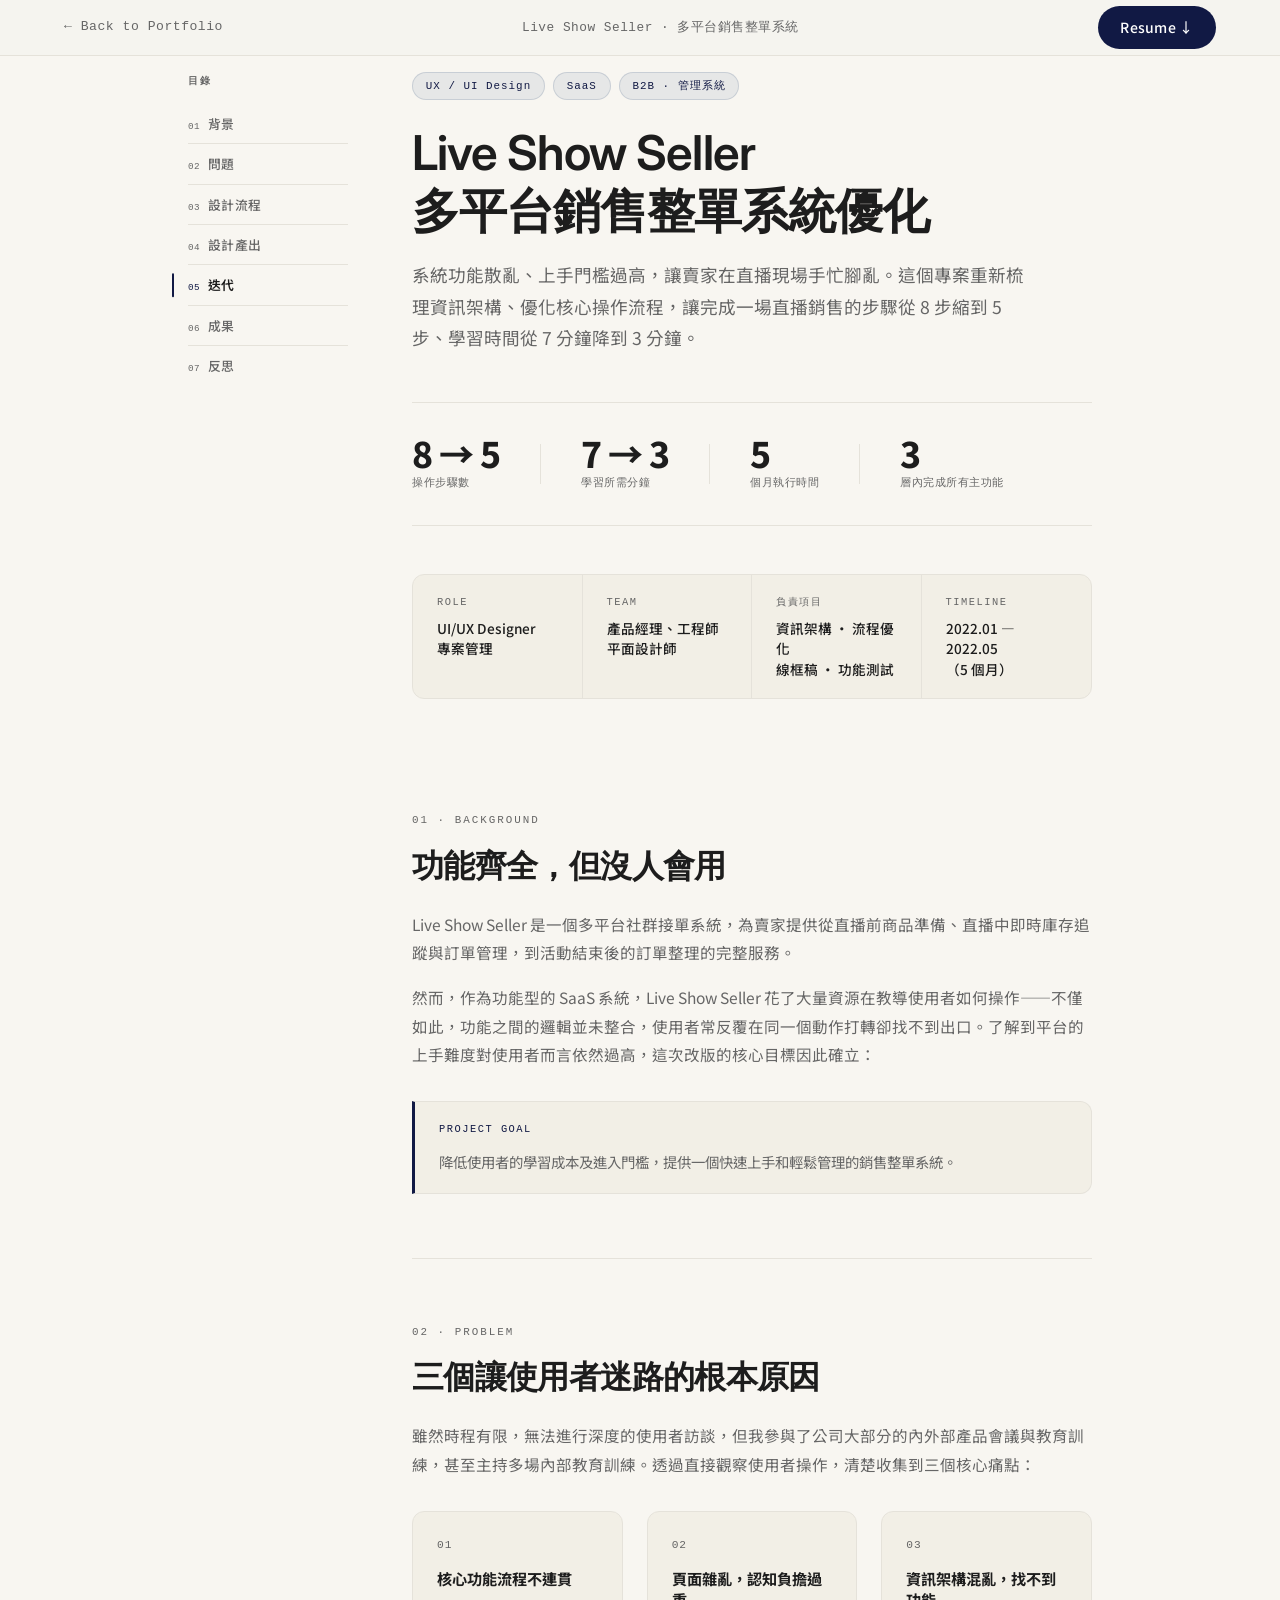
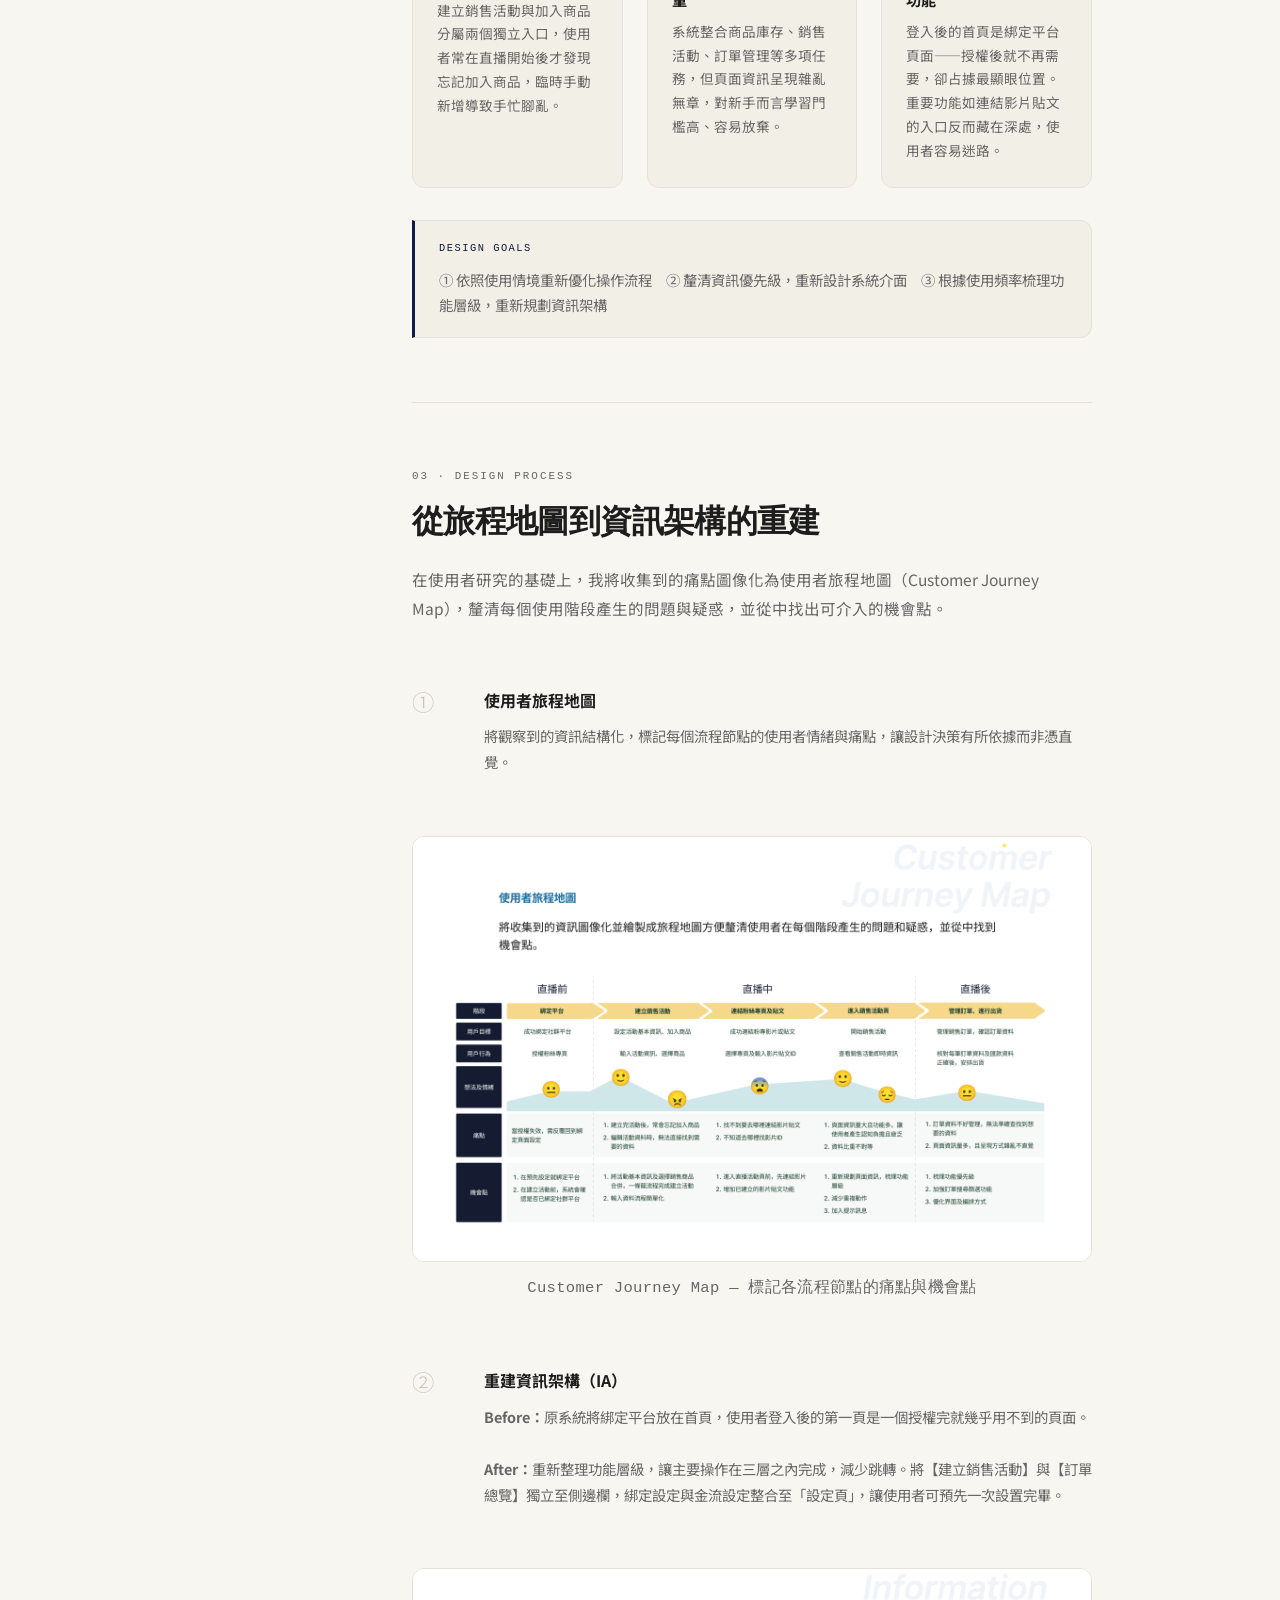
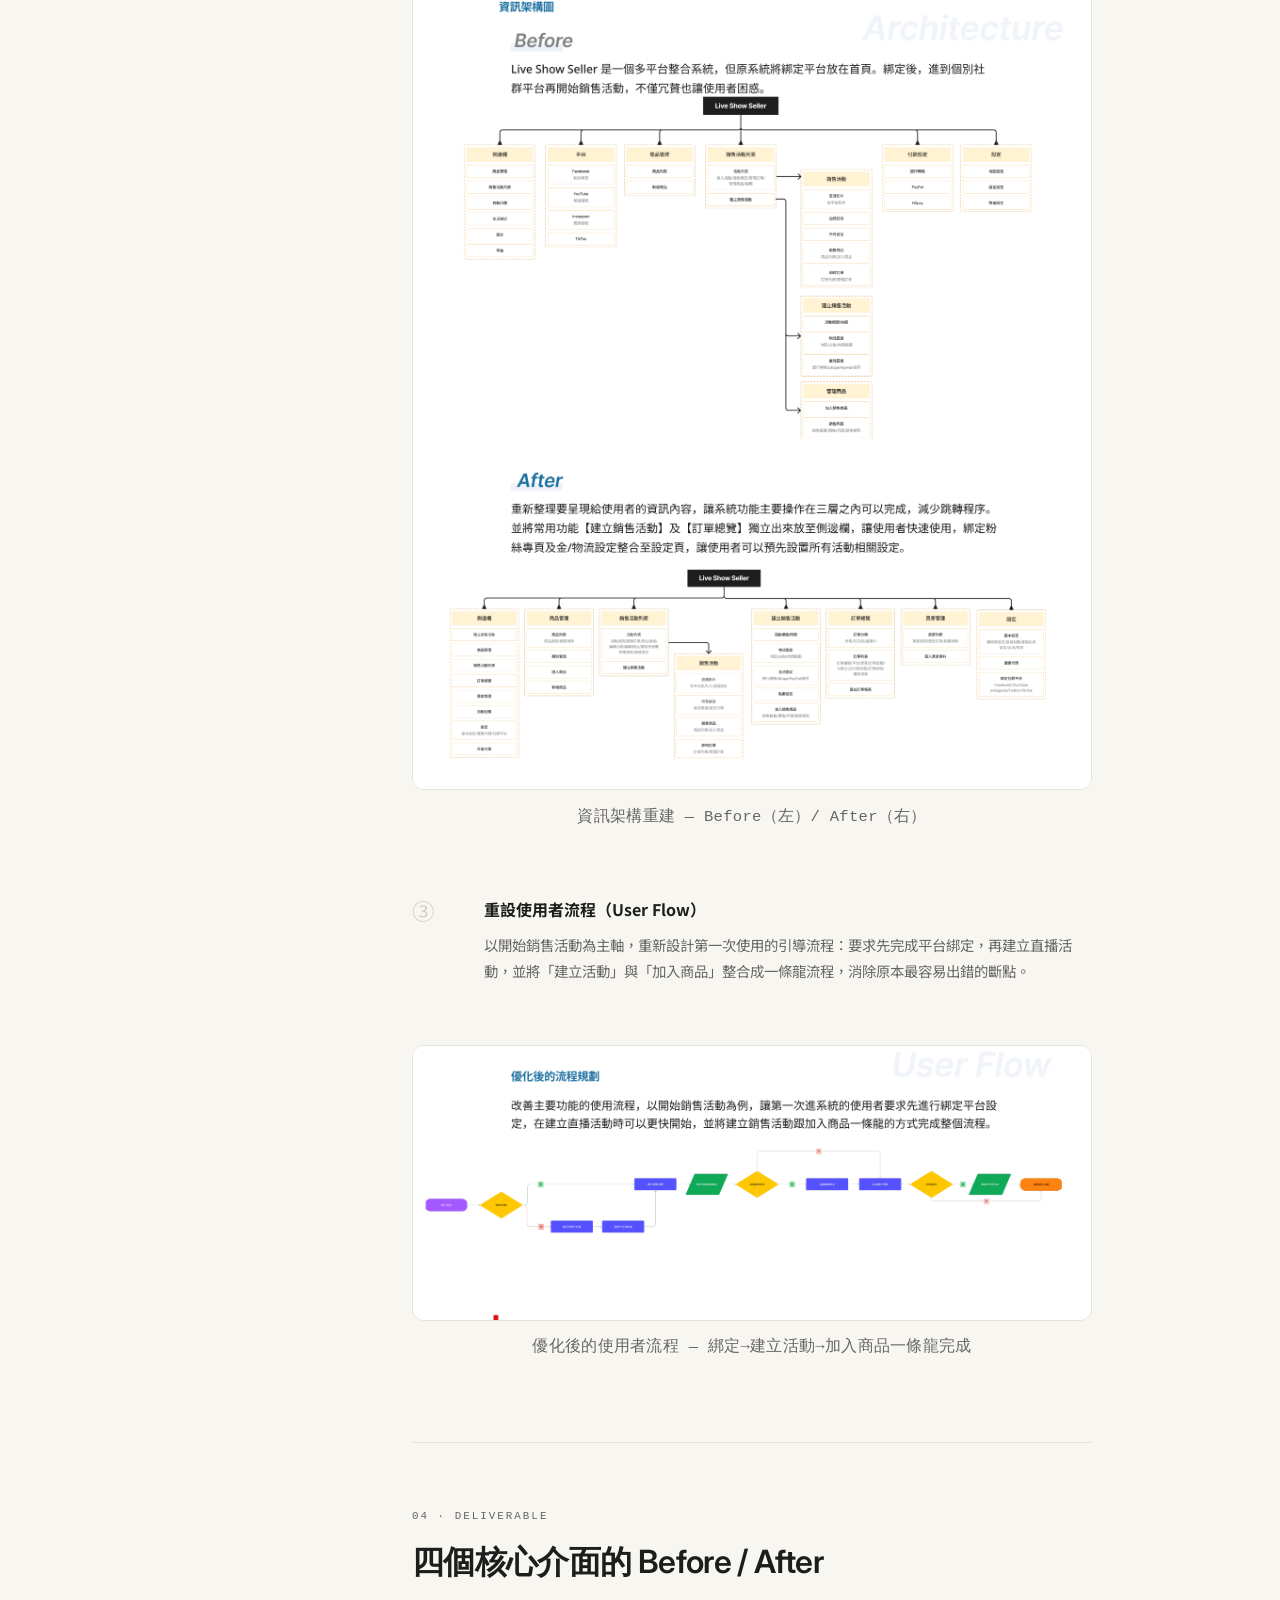
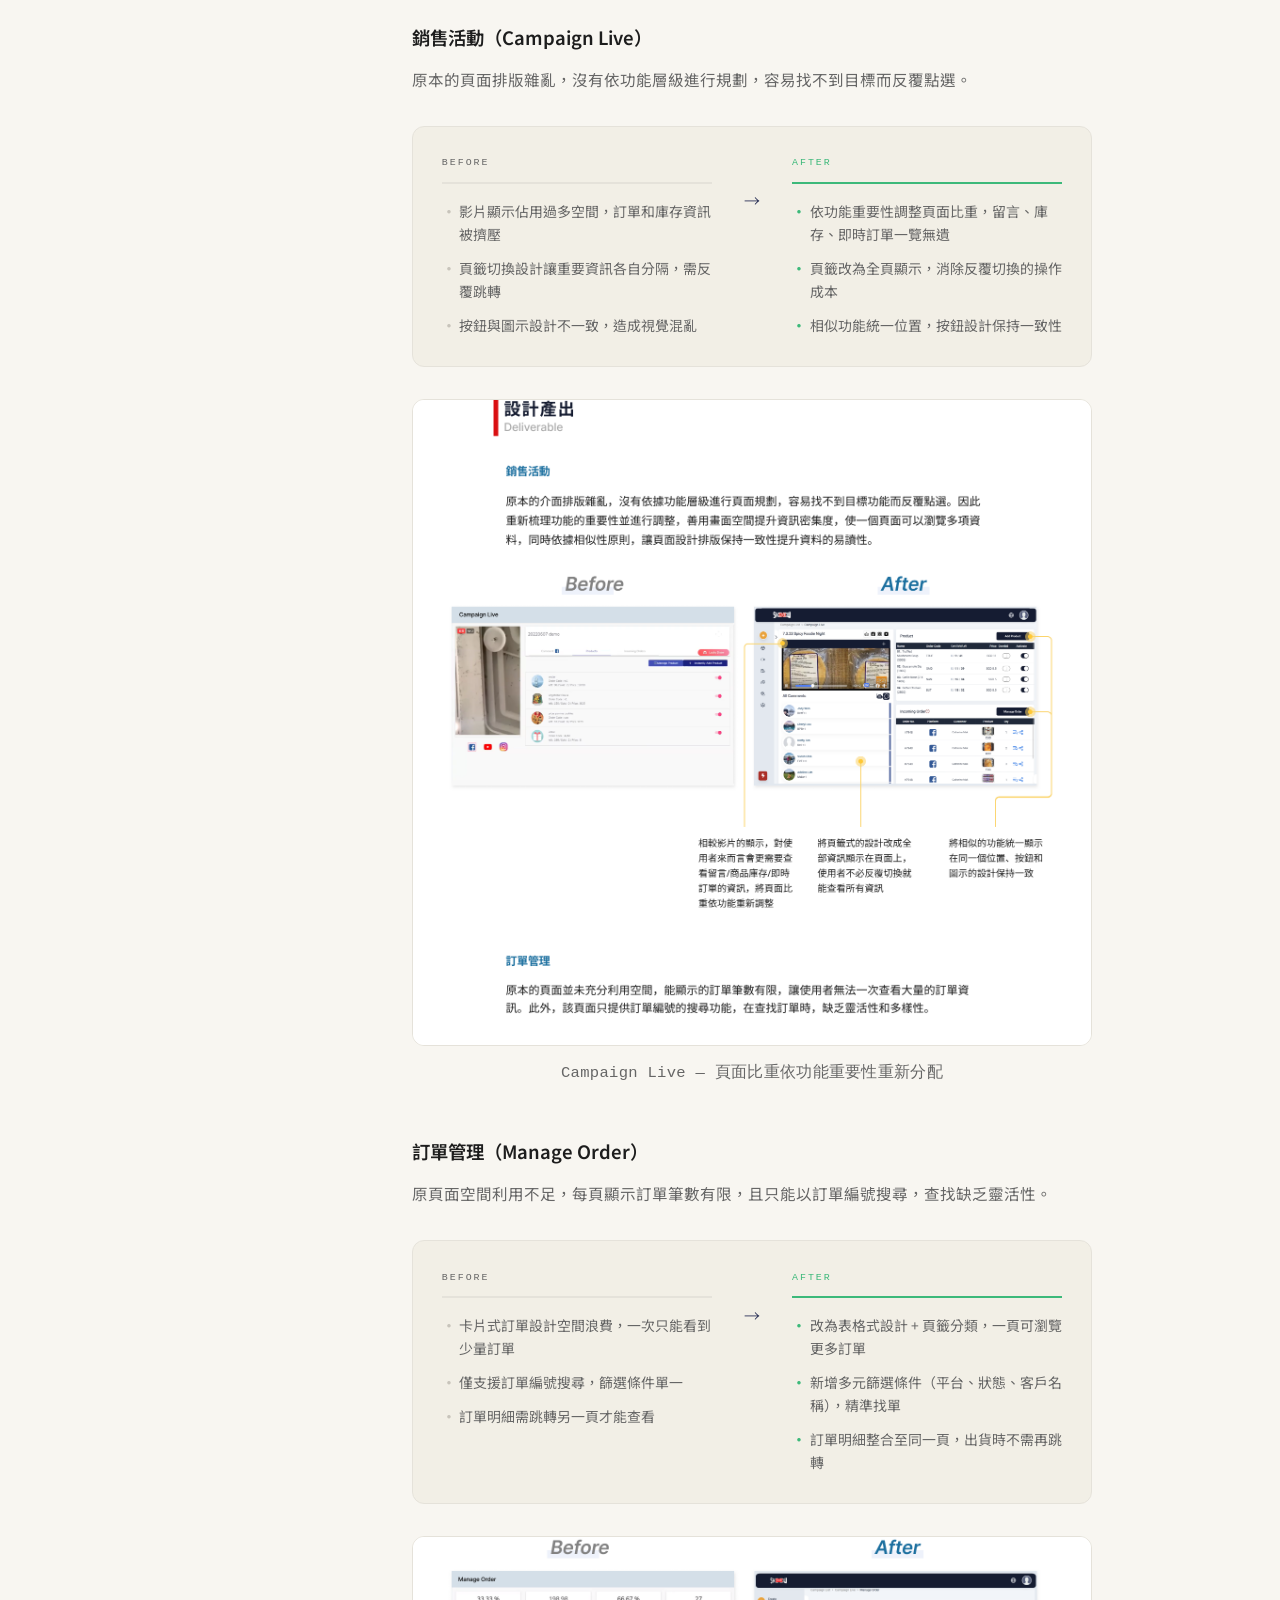
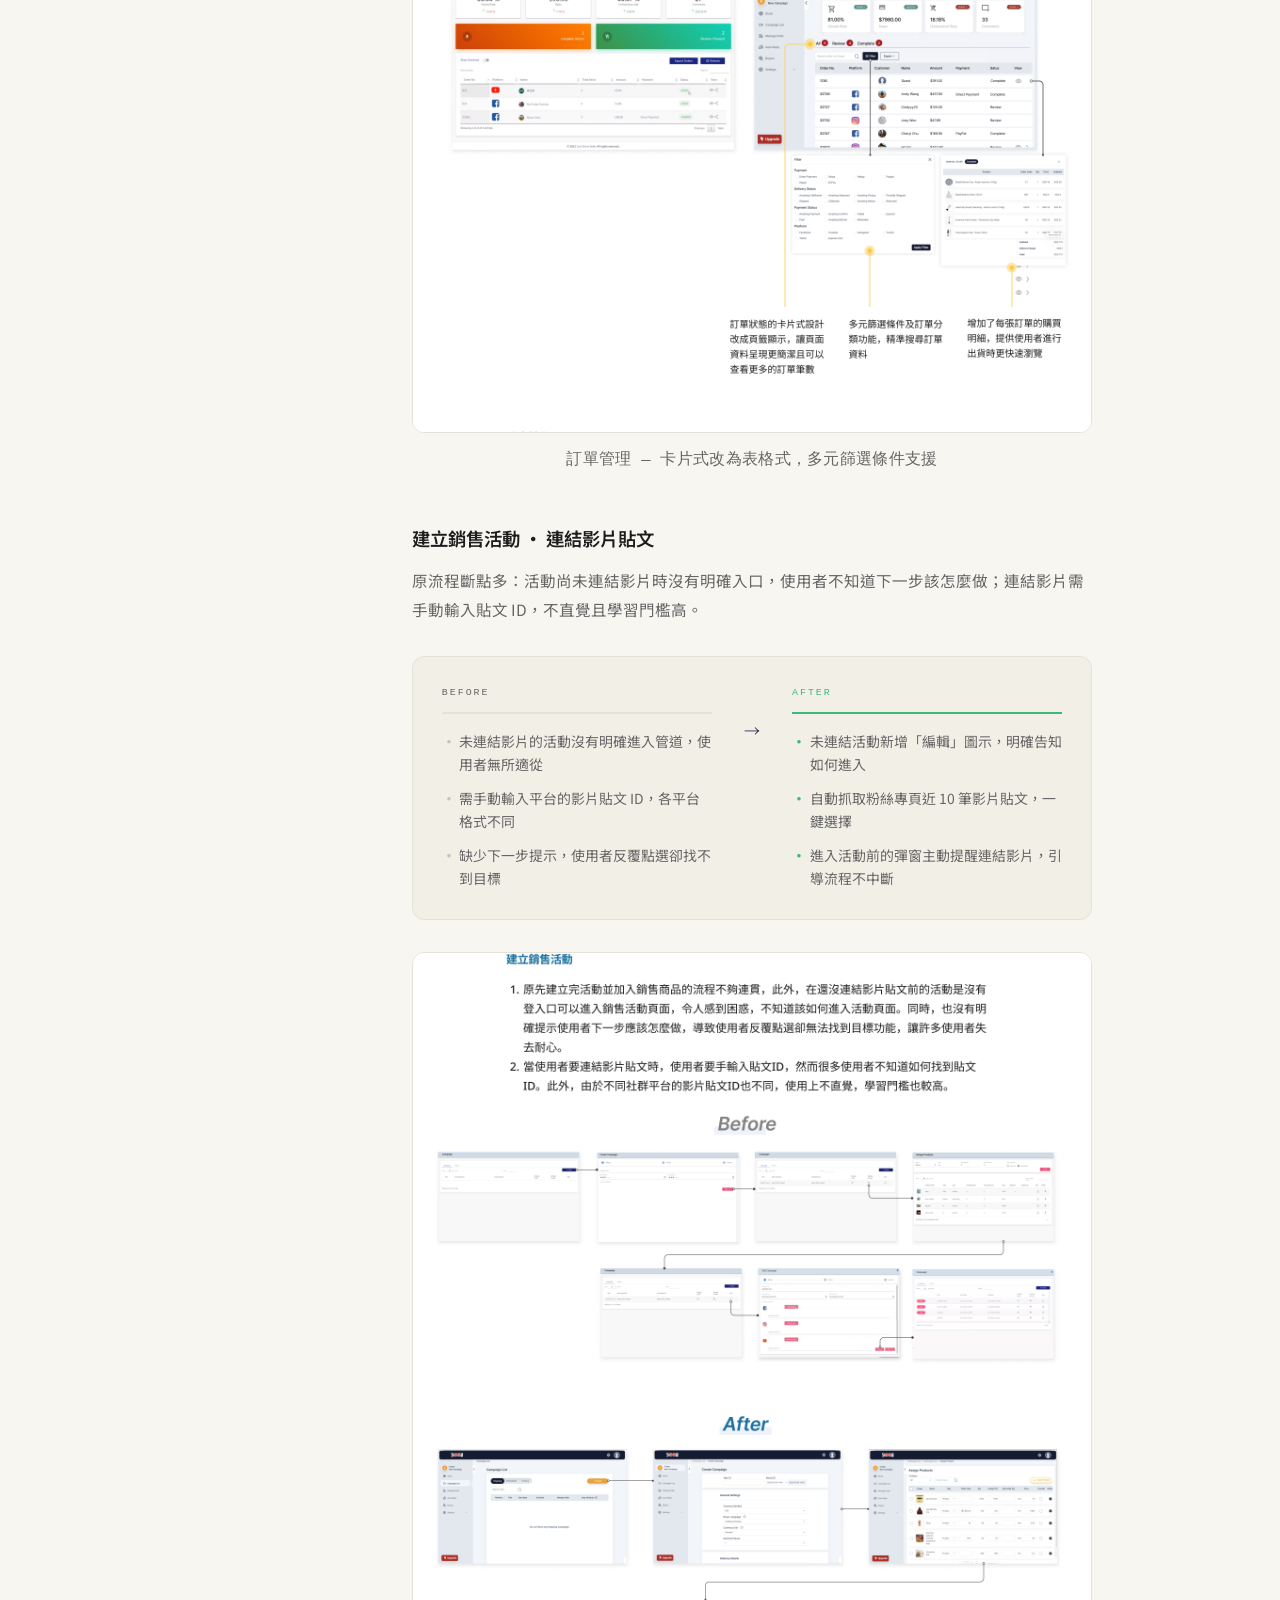
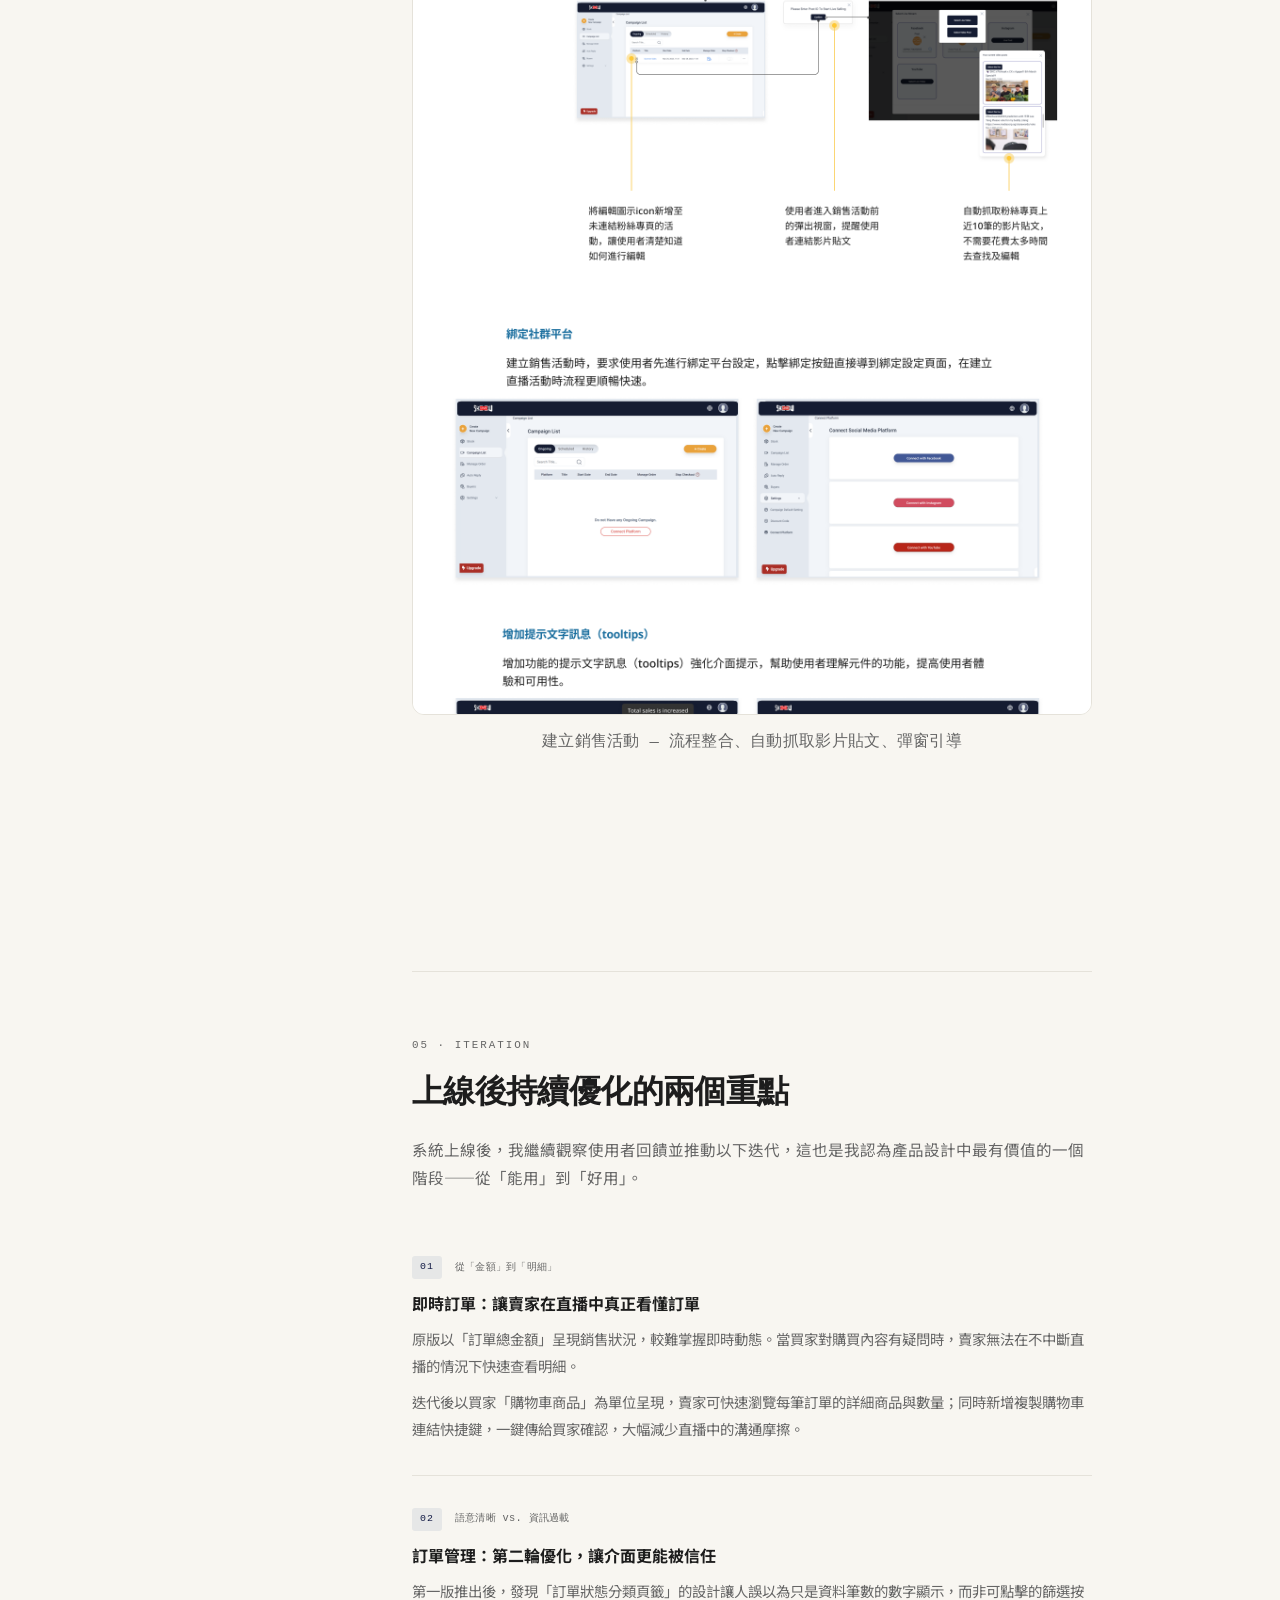
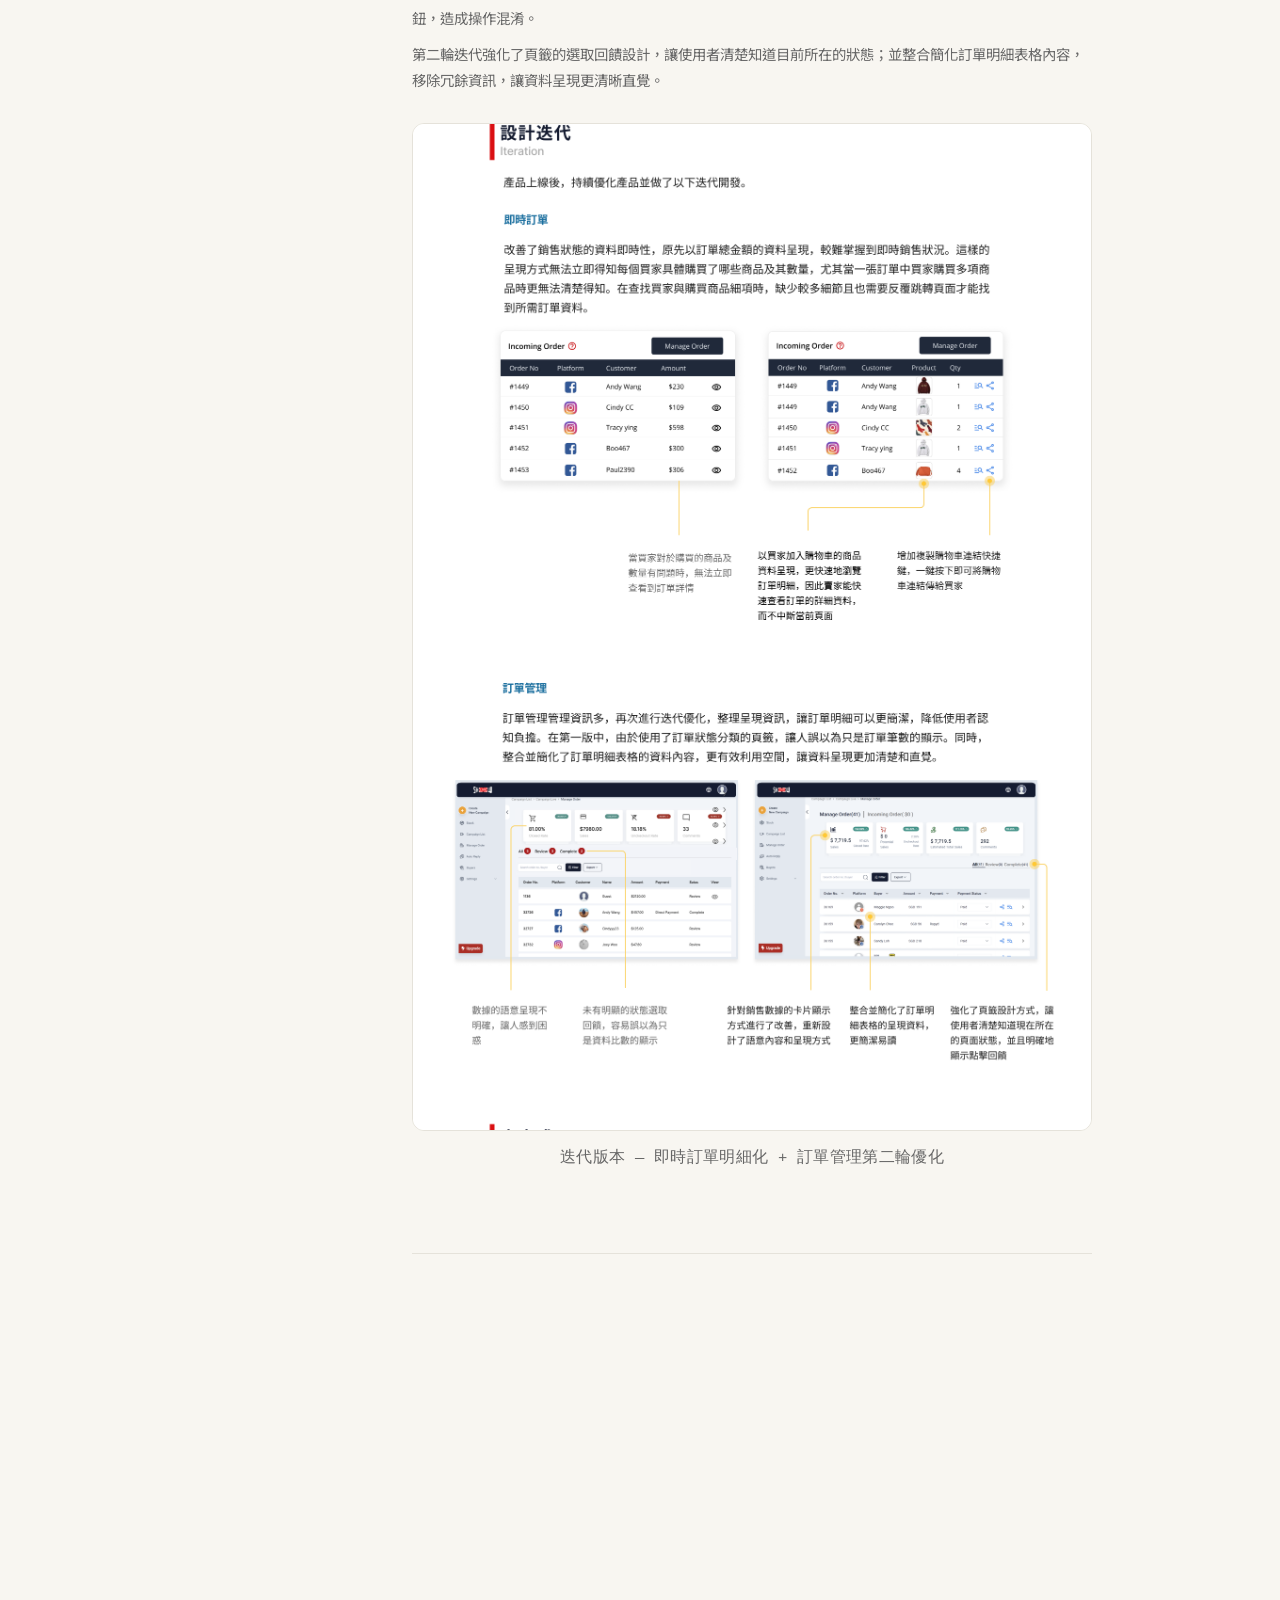
<file: cases/live-show-seller.html>
<!DOCTYPE html>
<html lang="zh-TW">
<head>
  <meta charset="UTF-8" />
  <meta name="viewport" content="width=device-width, initial-scale=1.0" />
  <title>Live Show Seller — Nivea</title>
  <link rel="stylesheet" href="../css/style.css" />
  <link rel="stylesheet" href="../css/case-study.css" />
</head>
<body class="case-body">

  <nav class="case-nav">
    <a href="../index.html" class="case-back">← Back to Portfolio</a>
    <span class="case-nav-title">Live Show Seller · 多平台銷售整單系統</span>
    <a href="../assets/resume/resume.pdf" class="btn-resume" download>Resume ↓</a>
  </nav>

  <main class="case-main">
    <div class="case-layout">

      <!-- Left Sidebar -->
      <aside class="case-sidebar">
        <span class="sidebar-heading">目錄</span>
        <nav class="sidebar-nav">
          <a href="#s-background" class="sidebar-link">
            <span class="sidebar-num">01</span><span class="sidebar-label">背景</span>
          </a>
          <a href="#s-problem" class="sidebar-link">
            <span class="sidebar-num">02</span><span class="sidebar-label">問題</span>
          </a>
          <a href="#s-process" class="sidebar-link">
            <span class="sidebar-num">03</span><span class="sidebar-label">設計流程</span>
          </a>
          <a href="#s-design" class="sidebar-link">
            <span class="sidebar-num">04</span><span class="sidebar-label">設計產出</span>
          </a>
          <a href="#s-iteration" class="sidebar-link">
            <span class="sidebar-num">05</span><span class="sidebar-label">迭代</span>
          </a>
          <a href="#s-impact" class="sidebar-link">
            <span class="sidebar-num">06</span><span class="sidebar-label">成果</span>
          </a>
          <a href="#s-reflection" class="sidebar-link">
            <span class="sidebar-num">07</span><span class="sidebar-label">反思</span>
          </a>
        </nav>
      </aside>

      <!-- Right: Hero + Overview + Sections -->
      <div class="case-right">

        <!-- Hero -->
        <header class="case-hero reveal">
          <div class="case-hero-meta">
            <span class="case-pill">UX / UI Design</span>
            <span class="case-pill">SaaS</span>
            <span class="case-pill">B2B · 管理系統</span>
          </div>
          <h1 class="case-title">Live Show Seller<br>多平台銷售整單系統優化</h1>
          <p class="case-subtitle">
            系統功能散亂、上手門檻過高，讓賣家在直播現場手忙腳亂。這個專案重新梳理資訊架構、優化核心操作流程，讓完成一場直播銷售的步驟從 8 步縮到 5 步、學習時間從 7 分鐘降到 3 分鐘。
          </p>
          <div class="case-stats">
            <div class="stat-item">
              <span class="stat-value">8 → 5</span>
              <span class="stat-label">操作步驟數</span>
            </div>
            <div class="stat-divider"></div>
            <div class="stat-item">
              <span class="stat-value">7 → 3</span>
              <span class="stat-label">學習所需分鐘</span>
            </div>
            <div class="stat-divider"></div>
            <div class="stat-item">
              <span class="stat-value">5</span>
              <span class="stat-label">個月執行時間</span>
            </div>
            <div class="stat-divider"></div>
            <div class="stat-item">
              <span class="stat-value">3</span>
              <span class="stat-label">層內完成所有主功能</span>
            </div>
          </div>
        </header>

        <!-- Overview bar -->
        <div class="case-overview reveal">
          <div class="overview-item">
            <span class="overview-label">Role</span>
            <span class="overview-value">UI/UX Designer<br>專案管理</span>
          </div>
          <div class="overview-item">
            <span class="overview-label">Team</span>
            <span class="overview-value">產品經理、工程師<br>平面設計師</span>
          </div>
          <div class="overview-item">
            <span class="overview-label">負責項目</span>
            <span class="overview-value">資訊架構 · 流程優化<br>線框稿 · 功能測試</span>
          </div>
          <div class="overview-item">
            <span class="overview-label">Timeline</span>
            <span class="overview-value">2022.01 — 2022.05<br>（5 個月）</span>
          </div>
        </div>

        <!-- Content sections -->
        <div class="case-content">

          <!-- 01 背景 -->
          <section id="s-background" class="case-section reveal">
            <div class="case-section-label">01 · Background</div>
            <h2 class="case-section-title">功能齊全，但沒人會用</h2>
            <p>
              Live Show Seller 是一個多平台社群接單系統，為賣家提供從直播前商品準備、直播中即時庫存追蹤與訂單管理，到活動結束後的訂單整理的完整服務。
            </p>
            <p>
              然而，作為功能型的 SaaS 系統，Live Show Seller 花了大量資源在教導使用者如何操作——不僅如此，功能之間的邏輯並未整合，使用者常反覆在同一個動作打轉卻找不到出口。了解到平台的上手難度對使用者而言依然過高，這次改版的核心目標因此確立：
            </p>
            <div class="case-callout">
              <span class="callout-label">Project Goal</span>
              <p>降低使用者的學習成本及進入門檻，提供一個快速上手和輕鬆管理的銷售整單系統。</p>
            </div>
          </section>

          <!-- 02 問題 -->
          <section id="s-problem" class="case-section reveal">
            <div class="case-section-label">02 · Problem</div>
            <h2 class="case-section-title">三個讓使用者迷路的根本原因</h2>
            <p>
              雖然時程有限，無法進行深度的使用者訪談，但我參與了公司大部分的內外部產品會議與教育訓練，甚至主持多場內部教育訓練。透過直接觀察使用者操作，清楚收集到三個核心痛點：
            </p>

            <div class="problem-grid">
              <div class="problem-card">
                <div class="problem-num">01</div>
                <h3>核心功能流程不連貫</h3>
                <p>建立銷售活動與加入商品分屬兩個獨立入口，使用者常在直播開始後才發現忘記加入商品，臨時手動新增導致手忙腳亂。</p>
              </div>
              <div class="problem-card">
                <div class="problem-num">02</div>
                <h3>頁面雜亂，認知負擔過重</h3>
                <p>系統整合商品庫存、銷售活動、訂單管理等多項任務，但頁面資訊呈現雜亂無章，對新手而言學習門檻高、容易放棄。</p>
              </div>
              <div class="problem-card">
                <div class="problem-num">03</div>
                <h3>資訊架構混亂，找不到功能</h3>
                <p>登入後的首頁是綁定平台頁面——授權後就不再需要，卻占據最顯眼位置。重要功能如連結影片貼文的入口反而藏在深處，使用者容易迷路。</p>
              </div>
            </div>

            <div class="case-callout">
              <span class="callout-label">Design Goals</span>
              <p>① 依照使用情境重新優化操作流程　② 釐清資訊優先級，重新設計系統介面　③ 根據使用頻率梳理功能層級，重新規劃資訊架構</p>
            </div>
          </section>

          <!-- 03 設計流程 -->
          <section id="s-process" class="case-section reveal">
            <div class="case-section-label">03 · Design Process</div>
            <h2 class="case-section-title">從旅程地圖到資訊架構的重建</h2>
            <p>
              在使用者研究的基礎上，我將收集到的痛點圖像化為使用者旅程地圖（Customer Journey Map），釐清每個使用階段產生的問題與疑惑，並從中找出可介入的機會點。
            </p>

            <div class="approach-list">
              <div class="approach-item reveal">
                <div class="approach-marker">①</div>
                <div class="approach-body">
                  <h3>使用者旅程地圖</h3>
                  <p>將觀察到的資訊結構化，標記每個流程節點的使用者情緒與痛點，讓設計決策有所依據而非憑直覺。</p>
                </div>
              </div>
            </div>

            <img src="../assets/images/lss/cjm.png"
                 alt="Customer Journey Map"
                 class="case-img reveal"
                 loading="lazy" />
            <p class="case-img-caption">Customer Journey Map — 標記各流程節點的痛點與機會點</p>

            <div class="approach-list">
              <div class="approach-item reveal">
                <div class="approach-marker">②</div>
                <div class="approach-body">
                  <h3>重建資訊架構（IA）</h3>
                  <p>
                    <strong>Before：</strong>原系統將綁定平台放在首頁，使用者登入後的第一頁是一個授權完就幾乎用不到的頁面。<br><br>
                    <strong>After：</strong>重新整理功能層級，讓主要操作在三層之內完成，減少跳轉。將【建立銷售活動】與【訂單總覽】獨立至側邊欄，綁定設定與金流設定整合至「設定頁」，讓使用者可預先一次設置完畢。
                  </p>
                </div>
              </div>
            </div>

            <img src="../assets/images/lss/ia-before-after.png"
                 alt="資訊架構 Before / After"
                 class="case-img reveal"
                 loading="lazy" />
            <p class="case-img-caption">資訊架構重建 — Before（左）/ After（右）</p>

            <div class="approach-list">
              <div class="approach-item reveal">
                <div class="approach-marker">③</div>
                <div class="approach-body">
                  <h3>重設使用者流程（User Flow）</h3>
                  <p>以開始銷售活動為主軸，重新設計第一次使用的引導流程：要求先完成平台綁定，再建立直播活動，並將「建立活動」與「加入商品」整合成一條龍流程，消除原本最容易出錯的斷點。</p>
                </div>
              </div>
            </div>

            <img src="../assets/images/lss/user-flow.png"
                 alt="優化後的 User Flow"
                 class="case-img reveal"
                 loading="lazy" />
            <p class="case-img-caption">優化後的使用者流程 — 綁定→建立活動→加入商品一條龍完成</p>
          </section>

          <!-- 04 設計產出 -->
          <section id="s-design" class="case-section reveal">
            <div class="case-section-label">04 · Deliverable</div>
            <h2 class="case-section-title">四個核心介面的 Before / After</h2>

            <!-- 銷售活動 -->
            <h3 class="subsection-title">銷售活動（Campaign Live）</h3>
            <p>原本的頁面排版雜亂，沒有依功能層級進行規劃，容易找不到目標而反覆點選。</p>

            <div class="before-after reveal">
              <div class="ba-before">
                <div class="ba-header ba-header--before">Before</div>
                <ul class="ba-list">
                  <li>影片顯示佔用過多空間，訂單和庫存資訊被擠壓</li>
                  <li>頁籤切換設計讓重要資訊各自分隔，需反覆跳轉</li>
                  <li>按鈕與圖示設計不一致，造成視覺混亂</li>
                </ul>
              </div>
              <div class="ba-divider">→</div>
              <div class="ba-after">
                <div class="ba-header ba-header--after">After</div>
                <ul class="ba-list">
                  <li>依功能重要性調整頁面比重，留言、庫存、即時訂單一覽無遺</li>
                  <li>頁籤改為全頁顯示，消除反覆切換的操作成本</li>
                  <li>相似功能統一位置，按鈕設計保持一致性</li>
                </ul>
              </div>
            </div>

            <img src="../assets/images/lss/campaign-live.png"
                 alt="Campaign Live Before / After"
                 class="case-img reveal"
                 loading="lazy" />
            <p class="case-img-caption">Campaign Live — 頁面比重依功能重要性重新分配</p>

            <!-- 訂單管理 -->
            <h3 class="subsection-title" style="margin-top:3rem;">訂單管理（Manage Order）</h3>
            <p>原頁面空間利用不足，每頁顯示訂單筆數有限，且只能以訂單編號搜尋，查找缺乏靈活性。</p>

            <div class="before-after reveal">
              <div class="ba-before">
                <div class="ba-header ba-header--before">Before</div>
                <ul class="ba-list">
                  <li>卡片式訂單設計空間浪費，一次只能看到少量訂單</li>
                  <li>僅支援訂單編號搜尋，篩選條件單一</li>
                  <li>訂單明細需跳轉另一頁才能查看</li>
                </ul>
              </div>
              <div class="ba-divider">→</div>
              <div class="ba-after">
                <div class="ba-header ba-header--after">After</div>
                <ul class="ba-list">
                  <li>改為表格式設計 + 頁籤分類，一頁可瀏覽更多訂單</li>
                  <li>新增多元篩選條件（平台、狀態、客戶名稱），精準找單</li>
                  <li>訂單明細整合至同一頁，出貨時不需再跳轉</li>
                </ul>
              </div>
            </div>

            <img src="../assets/images/lss/manage-order.png"
                 alt="Manage Order Before / After"
                 class="case-img reveal"
                 loading="lazy" />
            <p class="case-img-caption">訂單管理 — 卡片式改為表格式，多元篩選條件支援</p>

            <!-- 建立銷售活動 -->
            <h3 class="subsection-title" style="margin-top:3rem;">建立銷售活動 · 連結影片貼文</h3>
            <p>原流程斷點多：活動尚未連結影片時沒有明確入口，使用者不知道下一步該怎麼做；連結影片需手動輸入貼文 ID，不直覺且學習門檻高。</p>

            <div class="before-after reveal">
              <div class="ba-before">
                <div class="ba-header ba-header--before">Before</div>
                <ul class="ba-list">
                  <li>未連結影片的活動沒有明確進入管道，使用者無所適從</li>
                  <li>需手動輸入平台的影片貼文 ID，各平台格式不同</li>
                  <li>缺少下一步提示，使用者反覆點選卻找不到目標</li>
                </ul>
              </div>
              <div class="ba-divider">→</div>
              <div class="ba-after">
                <div class="ba-header ba-header--after">After</div>
                <ul class="ba-list">
                  <li>未連結活動新增「編輯」圖示，明確告知如何進入</li>
                  <li>自動抓取粉絲專頁近 10 筆影片貼文，一鍵選擇</li>
                  <li>進入活動前的彈窗主動提醒連結影片，引導流程不中斷</li>
                </ul>
              </div>
            </div>

            <img src="../assets/images/lss/create-activity.png"
                 alt="建立銷售活動 Before / After"
                 class="case-img reveal"
                 loading="lazy" />
            <p class="case-img-caption">建立銷售活動 — 流程整合、自動抓取影片貼文、彈窗引導</p>

            <!-- Tooltips -->
            <div class="case-callout reveal" style="margin-top:2rem;">
              <span class="callout-label">細節優化</span>
              <p>全系統增加功能提示文字（Tooltips），強化介面引導，幫助使用者理解元件功能，降低理解成本。建立銷售活動時，要求使用者先完成平台綁定，導入設定頁後流程更順暢。</p>
            </div>
          </section>

          <!-- 05 迭代 -->
          <section id="s-iteration" class="case-section reveal">
            <div class="case-section-label">05 · Iteration</div>
            <h2 class="case-section-title">上線後持續優化的兩個重點</h2>
            <p>系統上線後，我繼續觀察使用者回饋並推動以下迭代，這也是我認為產品設計中最有價值的一個階段——從「能用」到「好用」。</p>

            <div class="decisions-list">

              <div class="decision-item reveal">
                <div class="decision-meta">
                  <span class="decision-num">01</span>
                  <span class="decision-tradeoff">從「金額」到「明細」</span>
                </div>
                <h3 class="decision-title">即時訂單：讓賣家在直播中真正看懂訂單</h3>
                <p>原版以「訂單總金額」呈現銷售狀況，較難掌握即時動態。當買家對購買內容有疑問時，賣家無法在不中斷直播的情況下快速查看明細。</p>
                <p>迭代後以買家「購物車商品」為單位呈現，賣家可快速瀏覽每筆訂單的詳細商品與數量；同時新增複製購物車連結快捷鍵，一鍵傳給買家確認，大幅減少直播中的溝通摩擦。</p>
              </div>

              <div class="decision-item reveal">
                <div class="decision-meta">
                  <span class="decision-num">02</span>
                  <span class="decision-tradeoff">語意清晰 vs. 資訊過載</span>
                </div>
                <h3 class="decision-title">訂單管理：第二輪優化，讓介面更能被信任</h3>
                <p>第一版推出後，發現「訂單狀態分類頁籤」的設計讓人誤以為只是資料筆數的數字顯示，而非可點擊的篩選按鈕，造成操作混淆。</p>
                <p>第二輪迭代強化了頁籤的選取回饋設計，讓使用者清楚知道目前所在的狀態；並整合簡化訂單明細表格內容，移除冗餘資訊，讓資料呈現更清晰直覺。</p>
              </div>

            </div>

            <img src="../assets/images/lss/iteration.png"
                 alt="設計迭代"
                 class="case-img reveal"
                 loading="lazy" />
            <p class="case-img-caption">迭代版本 — 即時訂單明細化 + 訂單管理第二輪優化</p>
          </section>

          <!-- 06 成果 -->
          <section id="s-impact" class="case-section reveal">
            <div class="case-section-label">06 · Impact</div>
            <h2 class="case-section-title">讓操作變簡單，數字說話</h2>

            <div class="impact-numbers reveal">
              <div class="impact-num-item">
                <span class="impact-num">8 <span class="impact-unit">→ 5</span></span>
                <span class="impact-num-label">完成銷售活動所需步驟<br><small>核心流程整合後減少 37.5%</small></span>
              </div>
              <div class="impact-num-item">
                <span class="impact-num">7 <span class="impact-unit">→ 3</span></span>
                <span class="impact-num-label">學習系統所需分鐘<br><small>降低 57% 的學習成本</small></span>
              </div>
              <div class="impact-num-item">
                <span class="impact-num">3</span>
                <span class="impact-num-label">層內完成主要操作<br><small>原系統需要更多層跳轉</small></span>
              </div>
            </div>

            <img src="../assets/images/lss/results.png"
                 alt="專案成果"
                 class="case-img reveal"
                 loading="lazy" />
            <p class="case-img-caption">專案成果 — 步驟 8→5，學習時間 7→3 分鐘</p>

            <div class="before-after reveal">
              <div class="ba-before">
                <div class="ba-header ba-header--before">Before</div>
                <ul class="ba-list">
                  <li>教育訓練資源消耗大，新使用者需要反覆引導</li>
                  <li>「建立活動」與「加入商品」兩個入口各自獨立，流程斷裂</li>
                  <li>重要功能藏在深層，賣家在直播中手忙腳亂</li>
                  <li>資訊架構以系統邏輯為主，而非使用者任務為主</li>
                </ul>
              </div>
              <div class="ba-divider">→</div>
              <div class="ba-after">
                <div class="ba-header ba-header--after">After</div>
                <ul class="ba-list">
                  <li>資訊架構重建，主要功能在 3 層內完成</li>
                  <li>銷售活動與商品加入整合為一條龍流程</li>
                  <li>常用功能獨立側邊欄，直播中快速取用</li>
                  <li>整體操作步驟從 8 步降至 5 步，學習時間 7 分鐘降至 3 分鐘</li>
                </ul>
              </div>
            </div>
          </section>

          <!-- 07 反思 -->
          <section id="s-reflection" class="case-section reveal">
            <div class="case-section-label">07 · Reflection</div>
            <h2 class="case-section-title">第一次參與從頭到尾的產品開發</h2>
            <p>
              這是我第一次全程參與一個產品的開發——從前期系統架構規劃，到後期功能維護與測試。讓我意識到，好的介面不只是畫面好看，而是必須理解背後的系統邏輯，才能做出對使用者真正有用的設計。
            </p>
            <p>
              專案中最常遇到的挑戰是客戶在進行中不斷新增需求——這讓我學到了如何在有限的時程內，和產品經理一起向客戶提出合理的時程建議，而不是被動地全盤接受每一個需求變更。
            </p>
            <p>
              另一個收穫是跨部門與跨國溝通。與不同文化背景的同事合作，讓我更敏銳地意識到，設計的直覺性因人、因文化而有所不同——這讓我在做設計決策時更加謹慎，更習慣把假設明確說出來，而不是認為「這樣很直覺」就結案。
            </p>
          </section>

        </div><!-- /case-content -->

        <!-- Footer -->
        <div class="case-footer reveal">
          <a href="../index.html#work" class="case-footer-back">← All Projects</a>
          <div class="case-next">
            <span class="next-label">Next Project</span>
            <a href="mo-points.html" class="next-title">廠商購買 mo 點系統 →</a>
          </div>
        </div>

      </div><!-- /case-right -->
    </div><!-- /case-layout -->
  </main>

  <script src="../js/script.js"></script>
  <script>
    const caseSections = document.querySelectorAll('.case-section[id]');
    const sidebarLinks = document.querySelectorAll('.sidebar-link');

    const activateLink = (id) => {
      sidebarLinks.forEach(link => {
        link.classList.toggle('active', link.getAttribute('href') === `#${id}`);
      });
    };

    if (caseSections.length) activateLink(caseSections[0].id);

    const sidebarObserver = new IntersectionObserver((entries) => {
      entries.forEach(entry => {
        if (entry.isIntersecting) activateLink(entry.target.id);
      });
    }, { threshold: 0.15, rootMargin: '-76px 0px -55% 0px' });

    caseSections.forEach(section => sidebarObserver.observe(section));
  </script>
</body>
</html>
</file>
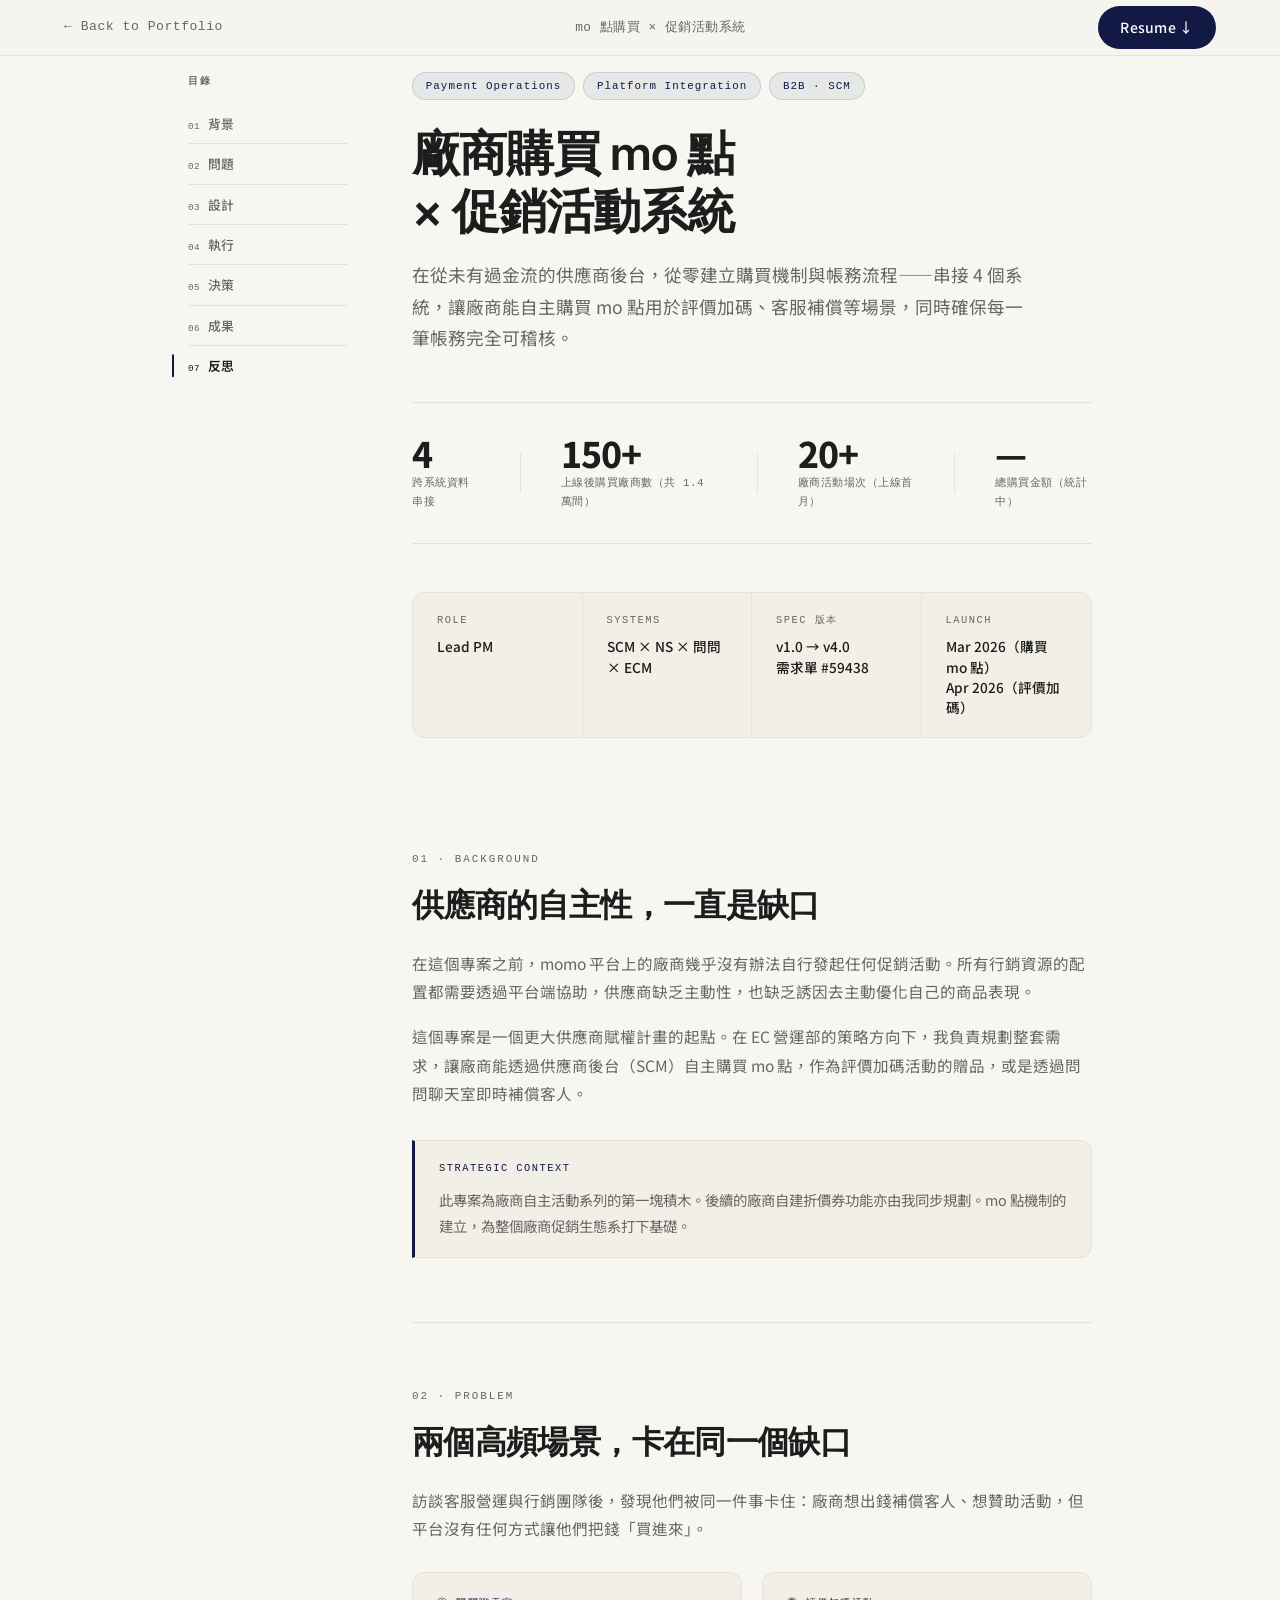
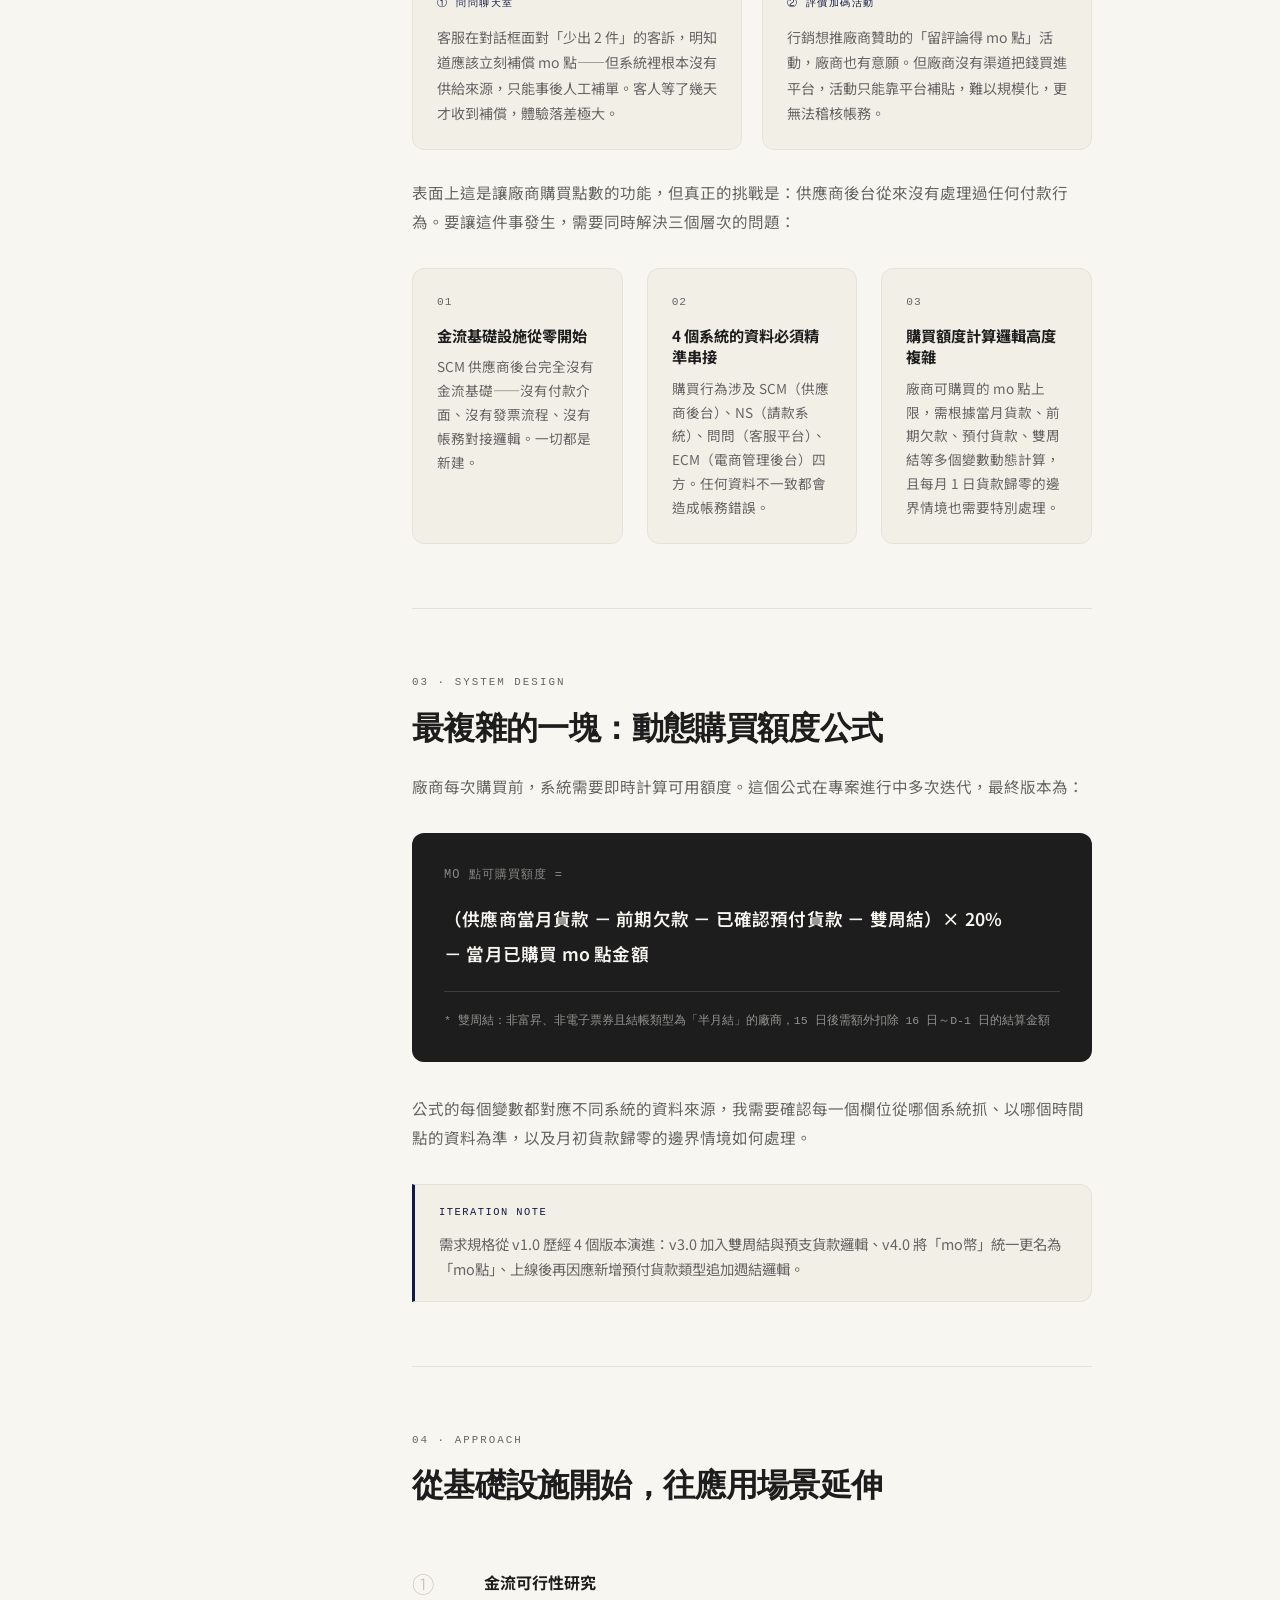
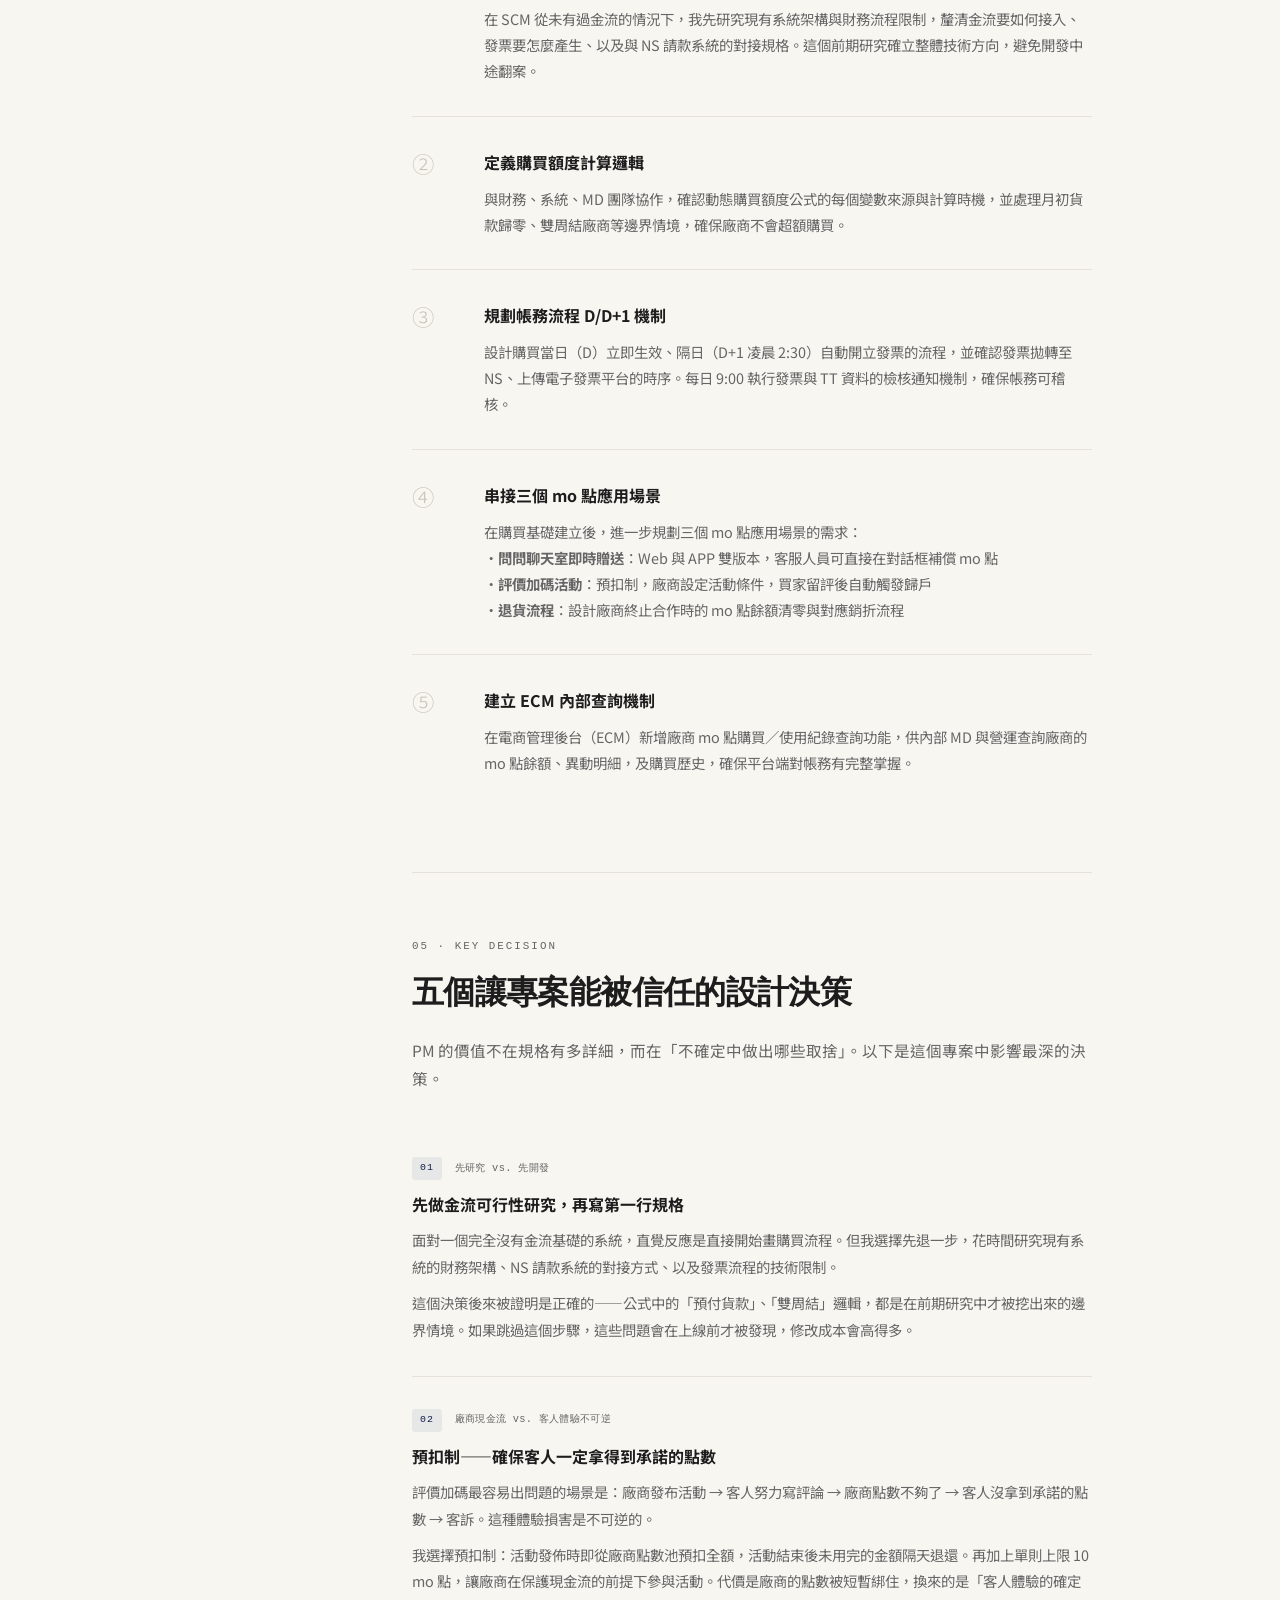
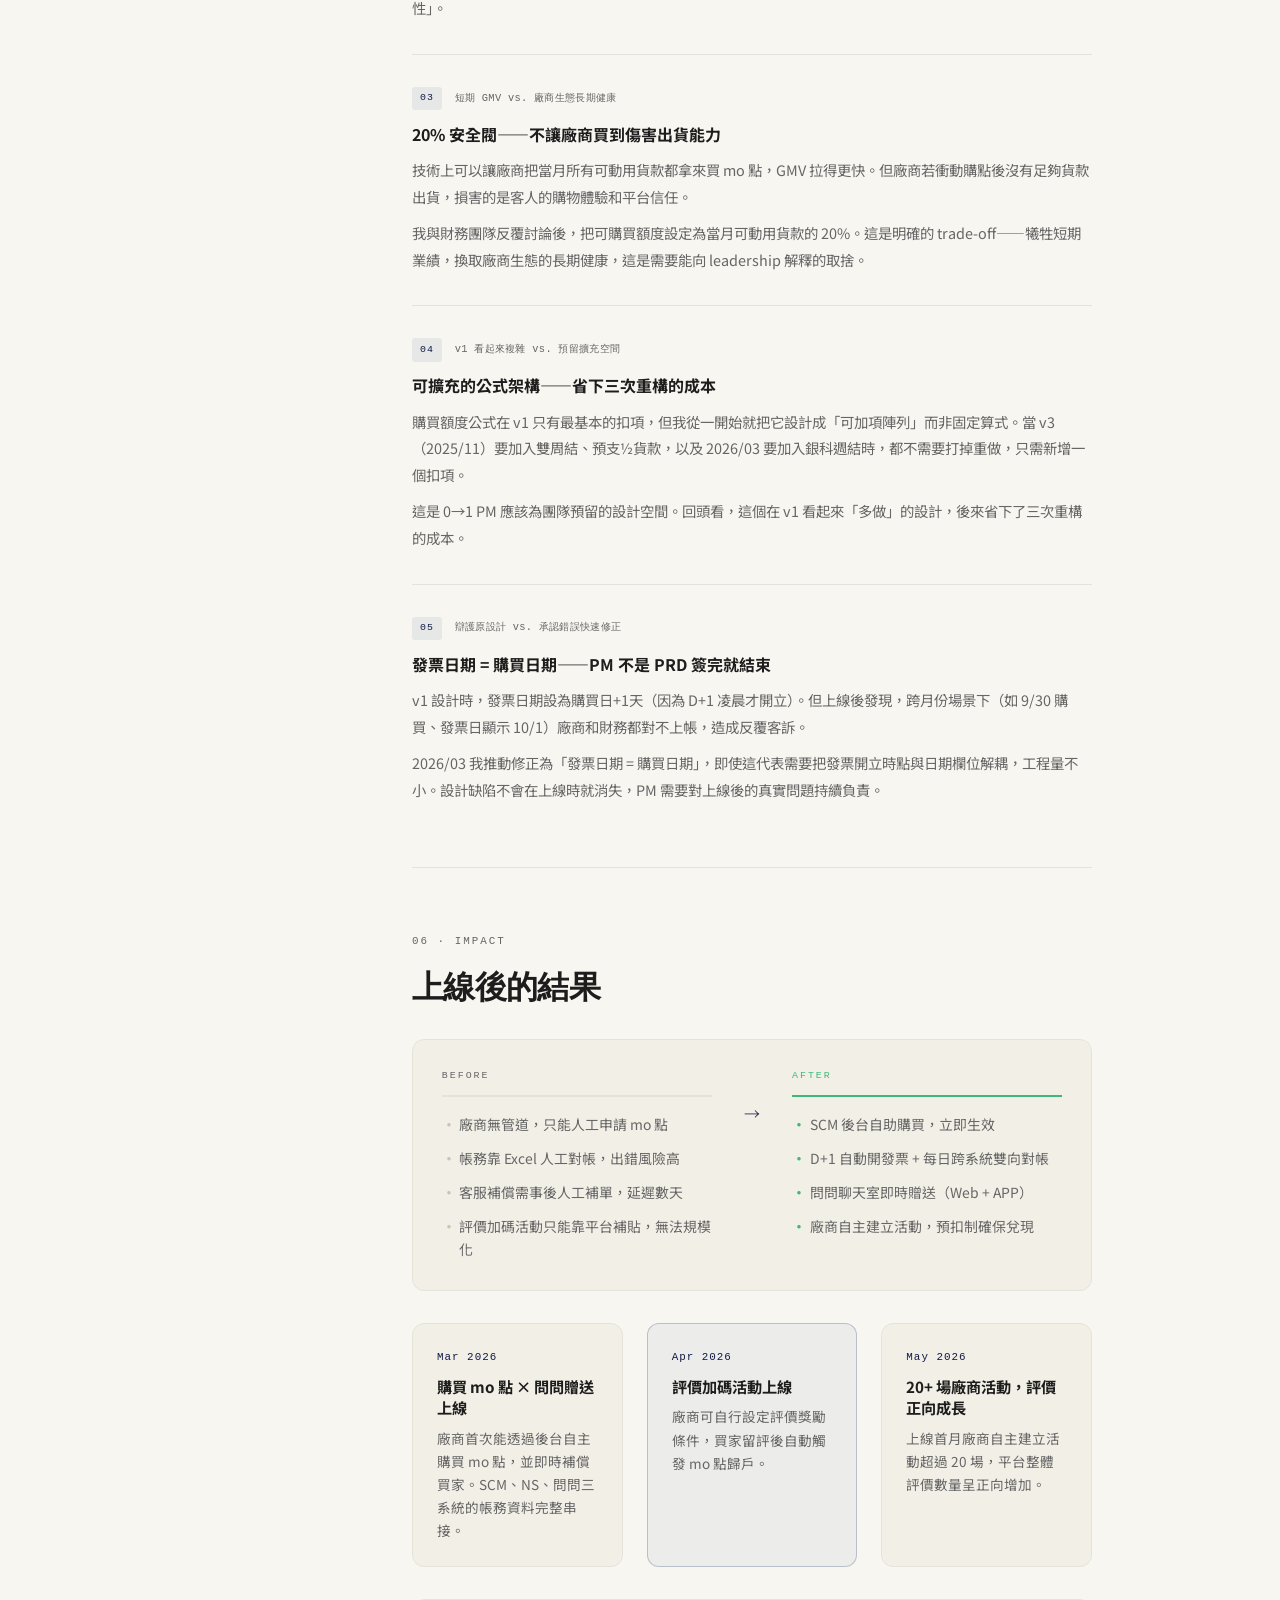
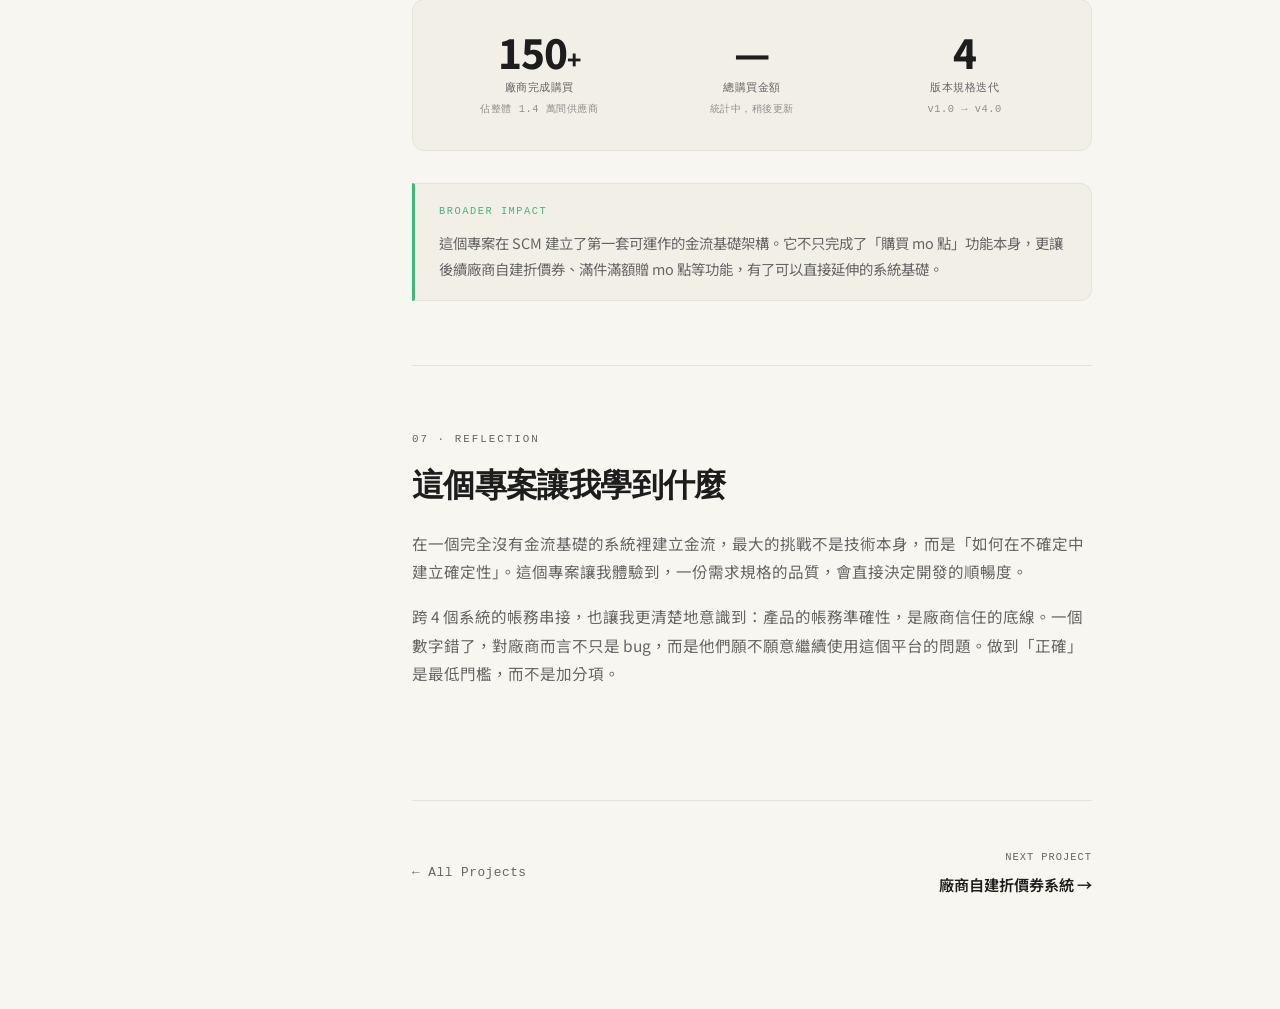
<file: cases/mo-points.html>
<!DOCTYPE html>
<html lang="zh-TW">
<head>
  <meta charset="UTF-8" />
  <meta name="viewport" content="width=device-width, initial-scale=1.0" />
  <title>廠商購買 mo 點 — Nivea</title>
  <link rel="stylesheet" href="../css/style.css" />
  <link rel="stylesheet" href="../css/case-study.css" />
</head>
<body class="case-body">

  <nav class="case-nav">
    <a href="../index.html" class="case-back">← Back to Portfolio</a>
    <span class="case-nav-title">mo 點購買 × 促銷活動系統</span>
    <a href="../assets/resume/resume.pdf" class="btn-resume" download>Resume ↓</a>
  </nav>

  <main class="case-main">
    <div class="case-layout">

      <!-- Left Sidebar -->
      <aside class="case-sidebar">
        <span class="sidebar-heading">目錄</span>
        <nav class="sidebar-nav">
          <a href="#s-background" class="sidebar-link">
            <span class="sidebar-num">01</span><span class="sidebar-label">背景</span>
          </a>
          <a href="#s-problem" class="sidebar-link">
            <span class="sidebar-num">02</span><span class="sidebar-label">問題</span>
          </a>
          <a href="#s-design" class="sidebar-link">
            <span class="sidebar-num">03</span><span class="sidebar-label">設計</span>
          </a>
          <a href="#s-approach" class="sidebar-link">
            <span class="sidebar-num">04</span><span class="sidebar-label">執行</span>
          </a>
          <a href="#s-decision" class="sidebar-link">
            <span class="sidebar-num">05</span><span class="sidebar-label">決策</span>
          </a>
          <a href="#s-impact" class="sidebar-link">
            <span class="sidebar-num">06</span><span class="sidebar-label">成果</span>
          </a>
          <a href="#s-reflection" class="sidebar-link">
            <span class="sidebar-num">07</span><span class="sidebar-label">反思</span>
          </a>
        </nav>
      </aside>

      <!-- Right: Hero + Overview + Sections -->
      <div class="case-right">

        <!-- Hero -->
        <header class="case-hero reveal">
          <div class="case-hero-meta">
            <span class="case-pill">Payment Operations</span>
            <span class="case-pill">Platform Integration</span>
            <span class="case-pill">B2B · SCM</span>
          </div>
          <h1 class="case-title">廠商購買 mo 點<br>× 促銷活動系統</h1>
          <p class="case-subtitle">
            在從未有過金流的供應商後台，從零建立購買機制與帳務流程——串接 4 個系統，讓廠商能自主購買 mo 點用於評價加碼、客服補償等場景，同時確保每一筆帳務完全可稽核。
          </p>
          <div class="case-stats">
            <div class="stat-item">
              <span class="stat-value">4</span>
              <span class="stat-label">跨系統資料串接</span>
            </div>
            <div class="stat-divider"></div>
            <div class="stat-item">
              <span class="stat-value">150+</span>
              <span class="stat-label">上線後購買廠商數（共 1.4 萬間）</span>
            </div>
            <div class="stat-divider"></div>
            <div class="stat-item">
              <span class="stat-value">20+</span>
              <span class="stat-label">廠商活動場次（上線首月）</span>
            </div>
            <div class="stat-divider"></div>
            <div class="stat-item">
              <span class="stat-value">—</span>
              <span class="stat-label">總購買金額（統計中）</span>
            </div>
          </div>
        </header>

        <!-- Overview bar -->
        <div class="case-overview reveal">
          <div class="overview-item">
            <span class="overview-label">Role</span>
            <span class="overview-value">Lead PM</span>
          </div>
          <div class="overview-item">
            <span class="overview-label">Systems</span>
            <span class="overview-value">SCM × NS × 問問 × ECM</span>
          </div>
          <div class="overview-item">
            <span class="overview-label">Spec 版本</span>
            <span class="overview-value">v1.0 → v4.0<br>需求單 #59438</span>
          </div>
          <div class="overview-item">
            <span class="overview-label">Launch</span>
            <span class="overview-value">Mar 2026（購買 mo 點）<br>Apr 2026（評價加碼）</span>
          </div>
        </div>

        <!-- Content sections -->
        <div class="case-content">

          <!-- 01 背景 -->
          <section id="s-background" class="case-section reveal">
            <div class="case-section-label">01 · Background</div>
            <h2 class="case-section-title">供應商的自主性，一直是缺口</h2>
            <p>
              在這個專案之前，momo 平台上的廠商幾乎沒有辦法自行發起任何促銷活動。所有行銷資源的配置都需要透過平台端協助，供應商缺乏主動性，也缺乏誘因去主動優化自己的商品表現。
            </p>
            <p>
              這個專案是一個更大供應商賦權計畫的起點。在 EC 營運部的策略方向下，我負責規劃整套需求，讓廠商能透過供應商後台（SCM）自主購買 mo 點，作為評價加碼活動的贈品，或是透過問問聊天室即時補償客人。
            </p>
            <div class="case-callout">
              <span class="callout-label">Strategic Context</span>
              <p>此專案為廠商自主活動系列的第一塊積木。後續的廠商自建折價券功能亦由我同步規劃。mo 點機制的建立，為整個廠商促銷生態系打下基礎。</p>
            </div>
          </section>

          <!-- 02 問題 -->
          <section id="s-problem" class="case-section reveal">
            <div class="case-section-label">02 · Problem</div>
            <h2 class="case-section-title">兩個高頻場景，卡在同一個缺口</h2>
            <p>訪談客服營運與行銷團隊後，發現他們被同一件事卡住：廠商想出錢補償客人、想贊助活動，但平台沒有任何方式讓他們把錢「買進來」。</p>

            <div class="scenario-grid">
              <div class="scenario-card">
                <span class="scenario-tag">① 問問聊天室</span>
                <p>客服在對話框面對「少出 2 件」的客訴，明知道應該立刻補償 mo 點——但系統裡根本沒有供給來源，只能事後人工補單。客人等了幾天才收到補償，體驗落差極大。</p>
              </div>
              <div class="scenario-card">
                <span class="scenario-tag">② 評價加碼活動</span>
                <p>行銷想推廠商贊助的「留評論得 mo 點」活動，廠商也有意願。但廠商沒有渠道把錢買進平台，活動只能靠平台補貼，難以規模化，更無法稽核帳務。</p>
              </div>
            </div>

            <p>表面上這是讓廠商購買點數的功能，但真正的挑戰是：供應商後台從來沒有處理過任何付款行為。要讓這件事發生，需要同時解決三個層次的問題：</p>

            <div class="problem-grid">
              <div class="problem-card">
                <div class="problem-num">01</div>
                <h3>金流基礎設施從零開始</h3>
                <p>SCM 供應商後台完全沒有金流基礎——沒有付款介面、沒有發票流程、沒有帳務對接邏輯。一切都是新建。</p>
              </div>
              <div class="problem-card">
                <div class="problem-num">02</div>
                <h3>4 個系統的資料必須精準串接</h3>
                <p>購買行為涉及 SCM（供應商後台）、NS（請款系統）、問問（客服平台）、ECM（電商管理後台）四方。任何資料不一致都會造成帳務錯誤。</p>
              </div>
              <div class="problem-card">
                <div class="problem-num">03</div>
                <h3>購買額度計算邏輯高度複雜</h3>
                <p>廠商可購買的 mo 點上限，需根據當月貨款、前期欠款、預付貨款、雙周結等多個變數動態計算，且每月 1 日貨款歸零的邊界情境也需要特別處理。</p>
              </div>
            </div>
          </section>

          <!-- 03 購買公式 -->
          <section id="s-design" class="case-section reveal">
            <div class="case-section-label">03 · System Design</div>
            <h2 class="case-section-title">最複雜的一塊：動態購買額度公式</h2>
            <p>
              廠商每次購買前，系統需要即時計算可用額度。這個公式在專案進行中多次迭代，最終版本為：
            </p>

            <div class="formula-block">
              <div class="formula-title">mo 點可購買額度 =</div>
              <div class="formula-body">
                （供應商當月貨款 － 前期欠款 － 已確認預付貨款 － 雙周結）× 20%<br>
                － 當月已購買 mo 點金額
              </div>
              <div class="formula-note">
                * 雙周結：非富昇、非電子票券且結帳類型為「半月結」的廠商，15 日後需額外扣除 16 日～D-1 日的結算金額
              </div>
            </div>

            <p>
              公式的每個變數都對應不同系統的資料來源，我需要確認每一個欄位從哪個系統抓、以哪個時間點的資料為準，以及月初貨款歸零的邊界情境如何處理。
            </p>

            <div class="case-callout">
              <span class="callout-label">Iteration Note</span>
              <p>需求規格從 v1.0 歷經 4 個版本演進：v3.0 加入雙周結與預支貨款邏輯、v4.0 將「mo幣」統一更名為「mo點」、上線後再因應新增預付貨款類型追加週結邏輯。</p>
            </div>
          </section>

          <!-- 04 執行方法 -->
          <section id="s-approach" class="case-section reveal">
            <div class="case-section-label">04 · Approach</div>
            <h2 class="case-section-title">從基礎設施開始，往應用場景延伸</h2>

            <div class="approach-list">
              <div class="approach-item reveal">
                <div class="approach-marker">①</div>
                <div class="approach-body">
                  <h3>金流可行性研究</h3>
                  <p>在 SCM 從未有過金流的情況下，我先研究現有系統架構與財務流程限制，釐清金流要如何接入、發票要怎麼產生、以及與 NS 請款系統的對接規格。這個前期研究確立整體技術方向，避免開發中途翻案。</p>
                </div>
              </div>

              <div class="approach-item reveal">
                <div class="approach-marker">②</div>
                <div class="approach-body">
                  <h3>定義購買額度計算邏輯</h3>
                  <p>與財務、系統、MD 團隊協作，確認動態購買額度公式的每個變數來源與計算時機，並處理月初貨款歸零、雙周結廠商等邊界情境，確保廠商不會超額購買。</p>
                </div>
              </div>

              <div class="approach-item reveal">
                <div class="approach-marker">③</div>
                <div class="approach-body">
                  <h3>規劃帳務流程 D/D+1 機制</h3>
                  <p>設計購買當日（D）立即生效、隔日（D+1 凌晨 2:30）自動開立發票的流程，並確認發票拋轉至 NS、上傳電子發票平台的時序。每日 9:00 執行發票與 TT 資料的檢核通知機制，確保帳務可稽核。</p>
                </div>
              </div>

              <div class="approach-item reveal">
                <div class="approach-marker">④</div>
                <div class="approach-body">
                  <h3>串接三個 mo 點應用場景</h3>
                  <p>
                    在購買基礎建立後，進一步規劃三個 mo 點應用場景的需求：<br>
                    ・<strong>問問聊天室即時贈送</strong>：Web 與 APP 雙版本，客服人員可直接在對話框補償 mo 點<br>
                    ・<strong>評價加碼活動</strong>：預扣制，廠商設定活動條件，買家留評後自動觸發歸戶<br>
                    ・<strong>退貨流程</strong>：設計廠商終止合作時的 mo 點餘額清零與對應銷折流程
                  </p>
                </div>
              </div>

              <div class="approach-item reveal">
                <div class="approach-marker">⑤</div>
                <div class="approach-body">
                  <h3>建立 ECM 內部查詢機制</h3>
                  <p>在電商管理後台（ECM）新增廠商 mo 點購買／使用紀錄查詢功能，供內部 MD 與營運查詢廠商的 mo 點餘額、異動明細，及購買歷史，確保平台端對帳務有完整掌握。</p>
                </div>
              </div>
            </div>
          </section>

          <!-- 05 Key Decision -->
          <section id="s-decision" class="case-section reveal">
            <div class="case-section-label">05 · Key Decision</div>
            <h2 class="case-section-title">五個讓專案能被信任的設計決策</h2>
            <p>PM 的價值不在規格有多詳細，而在「不確定中做出哪些取捨」。以下是這個專案中影響最深的決策。</p>

            <div class="decisions-list">

              <div class="decision-item reveal">
                <div class="decision-meta">
                  <span class="decision-num">01</span>
                  <span class="decision-tradeoff">先研究 vs. 先開發</span>
                </div>
                <h3 class="decision-title">先做金流可行性研究，再寫第一行規格</h3>
                <p>面對一個完全沒有金流基礎的系統，直覺反應是直接開始畫購買流程。但我選擇先退一步，花時間研究現有系統的財務架構、NS 請款系統的對接方式、以及發票流程的技術限制。</p>
                <p>這個決策後來被證明是正確的——公式中的「預付貨款」、「雙周結」邏輯，都是在前期研究中才被挖出來的邊界情境。如果跳過這個步驟，這些問題會在上線前才被發現，修改成本會高得多。</p>
              </div>

              <div class="decision-item reveal">
                <div class="decision-meta">
                  <span class="decision-num">02</span>
                  <span class="decision-tradeoff">廠商現金流 vs. 客人體驗不可逆</span>
                </div>
                <h3 class="decision-title">預扣制——確保客人一定拿得到承諾的點數</h3>
                <p>評價加碼最容易出問題的場景是：廠商發布活動 → 客人努力寫評論 → 廠商點數不夠了 → 客人沒拿到承諾的點數 → 客訴。這種體驗損害是不可逆的。</p>
                <p>我選擇預扣制：活動發佈時即從廠商點數池預扣全額，活動結束後未用完的金額隔天退還。再加上單則上限 10 mo 點，讓廠商在保護現金流的前提下參與活動。代價是廠商的點數被短暫綁住，換來的是「客人體驗的確定性」。</p>
              </div>

              <div class="decision-item reveal">
                <div class="decision-meta">
                  <span class="decision-num">03</span>
                  <span class="decision-tradeoff">短期 GMV vs. 廠商生態長期健康</span>
                </div>
                <h3 class="decision-title">20% 安全閥——不讓廠商買到傷害出貨能力</h3>
                <p>技術上可以讓廠商把當月所有可動用貨款都拿來買 mo 點，GMV 拉得更快。但廠商若衝動購點後沒有足夠貨款出貨，損害的是客人的購物體驗和平台信任。</p>
                <p>我與財務團隊反覆討論後，把可購買額度設定為當月可動用貨款的 20%。這是明確的 trade-off——犧牲短期業績，換取廠商生態的長期健康，這是需要能向 leadership 解釋的取捨。</p>
              </div>

              <div class="decision-item reveal">
                <div class="decision-meta">
                  <span class="decision-num">04</span>
                  <span class="decision-tradeoff">v1 看起來複雜 vs. 預留擴充空間</span>
                </div>
                <h3 class="decision-title">可擴充的公式架構——省下三次重構的成本</h3>
                <p>購買額度公式在 v1 只有最基本的扣項，但我從一開始就把它設計成「可加項陣列」而非固定算式。當 v3（2025/11）要加入雙周結、預支½貨款，以及 2026/03 要加入銀科週結時，都不需要打掉重做，只需新增一個扣項。</p>
                <p>這是 0→1 PM 應該為團隊預留的設計空間。回頭看，這個在 v1 看起來「多做」的設計，後來省下了三次重構的成本。</p>
              </div>

              <div class="decision-item reveal">
                <div class="decision-meta">
                  <span class="decision-num">05</span>
                  <span class="decision-tradeoff">辯護原設計 vs. 承認錯誤快速修正</span>
                </div>
                <h3 class="decision-title">發票日期 = 購買日期——PM 不是 PRD 簽完就結束</h3>
                <p>v1 設計時，發票日期設為購買日+1天（因為 D+1 凌晨才開立）。但上線後發現，跨月份場景下（如 9/30 購買、發票日顯示 10/1）廠商和財務都對不上帳，造成反覆客訴。</p>
                <p>2026/03 我推動修正為「發票日期 = 購買日期」，即使這代表需要把發票開立時點與日期欄位解耦，工程量不小。設計缺陷不會在上線時就消失，PM 需要對上線後的真實問題持續負責。</p>
              </div>

            </div>
          </section>

          <!-- 06 Impact -->
          <section id="s-impact" class="case-section reveal">
            <div class="case-section-label">06 · Impact</div>
            <h2 class="case-section-title">上線後的結果</h2>

            <div class="before-after reveal">
              <div class="ba-before">
                <div class="ba-header ba-header--before">Before</div>
                <ul class="ba-list">
                  <li>廠商無管道，只能人工申請 mo 點</li>
                  <li>帳務靠 Excel 人工對帳，出錯風險高</li>
                  <li>客服補償需事後人工補單，延遲數天</li>
                  <li>評價加碼活動只能靠平台補貼，無法規模化</li>
                </ul>
              </div>
              <div class="ba-divider">→</div>
              <div class="ba-after">
                <div class="ba-header ba-header--after">After</div>
                <ul class="ba-list">
                  <li>SCM 後台自助購買，立即生效</li>
                  <li>D+1 自動開發票 + 每日跨系統雙向對帳</li>
                  <li>問問聊天室即時贈送（Web + APP）</li>
                  <li>廠商自主建立活動，預扣制確保兌現</li>
                </ul>
              </div>
            </div>

            <div class="impact-grid">
              <div class="impact-card">
                <div class="impact-date">Mar 2026</div>
                <h3>購買 mo 點 × 問問贈送上線</h3>
                <p>廠商首次能透過後台自主購買 mo 點，並即時補償買家。SCM、NS、問問三系統的帳務資料完整串接。</p>
              </div>
              <div class="impact-card impact-card--highlight">
                <div class="impact-date">Apr 2026</div>
                <h3>評價加碼活動上線</h3>
                <p>廠商可自行設定評價獎勵條件，買家留評後自動觸發 mo 點歸戶。</p>
              </div>
              <div class="impact-card">
                <div class="impact-date">May 2026</div>
                <h3>20+ 場廠商活動，評價正向成長</h3>
                <p>上線首月廠商自主建立活動超過 20 場，平台整體評價數量呈正向增加。</p>
              </div>
            </div>

            <div class="impact-numbers reveal">
              <div class="impact-num-item">
                <span class="impact-num">150<span class="impact-unit">+</span></span>
                <span class="impact-num-label">廠商完成購買<br><small>佔整體 1.4 萬間供應商</small></span>
              </div>
              <div class="impact-num-item">
                <span class="impact-num">—</span>
                <span class="impact-num-label">總購買金額<br><small>統計中，稍後更新</small></span>
              </div>
              <div class="impact-num-item">
                <span class="impact-num">4</span>
                <span class="impact-num-label">版本規格迭代<br><small>v1.0 → v4.0</small></span>
              </div>
            </div>

            <div class="case-callout case-callout--positive reveal">
              <span class="callout-label">Broader Impact</span>
              <p>這個專案在 SCM 建立了第一套可運作的金流基礎架構。它不只完成了「購買 mo 點」功能本身，更讓後續廠商自建折價券、滿件滿額贈 mo 點等功能，有了可以直接延伸的系統基礎。</p>
            </div>
          </section>

          <!-- 07 Reflection -->
          <section id="s-reflection" class="case-section reveal">
            <div class="case-section-label">07 · Reflection</div>
            <h2 class="case-section-title">這個專案讓我學到什麼</h2>
            <p>
              在一個完全沒有金流基礎的系統裡建立金流，最大的挑戰不是技術本身，而是「如何在不確定中建立確定性」。這個專案讓我體驗到，一份需求規格的品質，會直接決定開發的順暢度。
            </p>
            <p>
              跨 4 個系統的帳務串接，也讓我更清楚地意識到：產品的帳務準確性，是廠商信任的底線。一個數字錯了，對廠商而言不只是 bug，而是他們願不願意繼續使用這個平台的問題。做到「正確」是最低門檻，而不是加分項。
            </p>
          </section>

        </div><!-- /case-content -->

        <!-- Footer -->
        <div class="case-footer reveal">
          <a href="../index.html#work" class="case-footer-back">← All Projects</a>
          <div class="case-next">
            <span class="next-label">Next Project</span>
            <a href="#" class="next-title">廠商自建折價券系統 →</a>
          </div>
        </div>

      </div><!-- /case-right -->
    </div><!-- /case-layout -->
  </main>

  <script src="../js/script.js"></script>
  <script>
    const caseSections = document.querySelectorAll('.case-section[id]');
    const sidebarLinks = document.querySelectorAll('.sidebar-link');

    const activateLink = (id) => {
      sidebarLinks.forEach(link => {
        link.classList.toggle('active', link.getAttribute('href') === `#${id}`);
      });
    };

    if (caseSections.length) activateLink(caseSections[0].id);

    const sidebarObserver = new IntersectionObserver((entries) => {
      entries.forEach(entry => {
        if (entry.isIntersecting) activateLink(entry.target.id);
      });
    }, { threshold: 0.15, rootMargin: '-76px 0px -55% 0px' });

    caseSections.forEach(section => sidebarObserver.observe(section));
  </script>
</body>
</html>
</file>
<file: css/style.css>
@import url('https://fonts.googleapis.com/css2?family=Inter:wght@400;500;600;700&family=Noto+Sans+TC:wght@400;500;700&display=swap');

/* ===== Design Tokens ===== */
:root {
  /* 背景 */
  --bg-main: #F8F6F1;
  --bg-alt:  #F2EFE6;
  --bg-card: #FFFFFF;
  --sidebar-bg: #DEDAD0;

  /* 文字 */
  --color-primary: #111944;
  --text-main:     #1D1D1D;
  --text-muted:    #666666;
  --text-subtle:   #999999;

  /* 強調 */
  --color-accent:     #111944;
  --color-accent-hover: #0a1133;
  --color-accent-dim: #DCE4F8;

  /* 邊框 */
  --border-sys:    #E5E2DA;
  --border-strong: #C8C4BB;

  /* 狀態 */
  --success: #497A5A;
  --warning: #D89B3D;

  /* 間距 */
  --space-xs:  0.5rem;   /*  8px */
  --space-sm:  1rem;     /* 16px */
  --space-md:  1.5rem;   /* 24px */
  --space-lg:  3rem;     /* 48px */
  --space-xl:  5rem;     /* 80px */
  --space-2xl: 7.5rem;   /* 120px */
  --space-3xl: 10rem;    /* 160px */

  /* 字級 */
  --fs-display: 4.5rem;   /* 72px — Display */
  --fs-h1:      3.5rem;   /* 56px — H1 */
  --fs-h2:      3rem;     /* 48px — H2 */
  --fs-h3:      2rem;     /* 32px — H3 */
  --fs-body-lg: 1.25rem;  /* 20px — Body Large */
  --fs-body:    1.125rem; /* 18px — Body */
  --fs-sub:     1rem;     /* 16px — Small */
  --fs-meta:    0.875rem; /* 14px — Caption */

  /* 版面 */
  --sidebar-width: 340px;
  --content-max: 1280px;
  --radius-sm:   12px;
  --radius-md:   20px;
  --radius-card: 32px;
  --radius-xl:   48px;

  /* 字型 */
  --font:         'Noto Sans TC', 'PingFang TC', 'Microsoft JhengHei', sans-serif;
  --font-heading: Inter, system-ui, -apple-system, sans-serif;
  --font-mono:    'SF Mono', 'Fira Mono', 'Cascadia Code', monospace;

  /* 陰影 */
  --shadow-soft:  0 10px 30px rgba(0, 0, 0, 0.05);
  --shadow-hover: 0 20px 40px rgba(0, 0, 0, 0.08);

  /* 動態 */
  --transition:      0.35s ease;
  --transition-fast: 0.25s ease;
}

/* ===== Reset ===== */
*, *::before, *::after { box-sizing: border-box; margin: 0; padding: 0; }
html { scroll-behavior: smooth; font-size: 16px; }
html {
  background: var(--bg-main);
}

body {
  background: var(--bg-main);
  color: var(--text-main);
  font-family: var(--font);
  font-size: var(--fs-body);
  line-height: 1.7;
  -webkit-font-smoothing: antialiased;
}
a { color: inherit; text-decoration: none; }
ul { list-style: none; }
button { cursor: pointer; border: none; background: none; font: inherit; }
input, textarea { font: inherit; }

/* ===== Layout ===== */
.sidebar {
  position: fixed;
  top: 0;
  left: 0;
  width: var(--sidebar-width);
  height: 100vh;
  background: var(--sidebar-bg);
  border-right: 1px solid rgba(190, 183, 167, 0.7);
  box-shadow: 4px 0 24px rgba(0, 0, 0, 0.09);
  display: flex;
  flex-direction: column;
  padding: 2rem 1.75rem;
  z-index: 100;
  overflow: hidden;
}

.main-content {
  margin-left: var(--sidebar-width);
  margin-right: 8%;
  min-height: 100vh;
}

/* ===== Sidebar Intro ===== */
.sidebar-intro {
  flex: 1;
  display: flex;
  flex-direction: column;
  gap: 0.9rem;
  padding-bottom: var(--space-md);
  overflow-y: auto;
  scrollbar-width: none;
}

.sidebar-intro::-webkit-scrollbar {
  display: none;
}

.sidebar-avatar {
  width: 52px;
  height: 52px;
  border-radius: 50%;
  background: var(--bg-alt);
  border: 2px solid var(--border-sys);
  display: flex;
  align-items: center;
  justify-content: center;
  overflow: hidden;
  flex-shrink: 0;
}

.avatar-placeholder {
  font-size: 0.7rem;
  font-weight: 700;
  color: var(--text-subtle);
  font-family: var(--font-mono);
  letter-spacing: 1px;
}

.sidebar-heading {
  font-family: var(--font-heading);
  font-size: 1.75rem;
  font-weight: 700;
  line-height: 1.25;
  letter-spacing: -0.03em;
  color: var(--text-main);
}

.sidebar-sub {
  font-size: 0.875rem;
  color: var(--text-muted);
  line-height: 1.6;
}

.sidebar-body {
  font-size: 0.8rem;
  color: var(--text-muted);
  line-height: 1.6;
}

.sidebar-cta {
  align-self: flex-start;
  padding: 0.55rem 1.2rem;
  background: var(--text-main);
  color: var(--bg-main);
  border-radius: 50px;
  font-size: var(--fs-meta);
  font-weight: 600;
  font-family: var(--font);
  cursor: pointer;
  transition: var(--transition);
  border: none;
}

.sidebar-cta:hover {
  background: var(--color-accent);
}

.sidebar-status {
  display: flex;
  align-items: center;
  gap: 0.5rem;
  font-size: var(--fs-meta);
  color: var(--success);
  font-weight: 500;
}

/* ===== Sidebar Nav ===== */
.sidebar-nav {
  padding-bottom: var(--space-md);
}

.sidebar-nav ul {
  display: flex;
  flex-direction: column;
  gap: 0;
}

.nav-link {
  display: inline-flex;
  align-items: center;
  gap: 0.4rem;
  padding: 0.45rem 0;
  font-size: 1rem;
  font-weight: 400;
  color: var(--text-muted);
  transition: var(--transition);
  background: none;
  border-radius: 0;
  letter-spacing: 0;
  position: relative;
}

.nav-link::before {
  display: none;
}

.nav-link:hover {
  color: var(--text-main);
  background: none;
}

.nav-link.active {
  color: var(--text-main);
  font-weight: 500;
  background: none;
}

.nav-link.active::after {
  content: '';
  display: inline-block;
  width: 7px;
  height: 7px;
  border-radius: 50%;
  background: var(--color-accent);
  margin-left: 0.45rem;
  vertical-align: middle;
  flex-shrink: 0;
}

/* ===== Services Divider (within Expertise section) ===== */
.services-divider {
  margin-top: var(--space-2xl);
  padding-top: var(--space-2xl);
  border-top: 1px solid var(--border-sys);
  margin-bottom: var(--space-xl);
}

.services-sub-title {
  font-size: var(--fs-h3);
  font-weight: 600;
  line-height: 1.3;
  color: var(--text-main);
  margin-bottom: var(--space-sm);
}

.services-sub-desc {
  font-size: var(--fs-body);
  color: var(--text-muted);
  line-height: 1.6;
  max-width: 560px;
}

/* ===== Expertise Grid (核心價值) ===== */
.expertise-grid {
  display: grid;
  grid-template-columns: repeat(3, 1fr);
  gap: 2rem;
}

.expertise-card {
  background: var(--bg-card);
  border: 1px solid var(--border-sys);
  border-radius: var(--radius-card);
  padding: 2rem;
}

.expertise-num {
  font-family: var(--font-heading);
  font-size: var(--fs-meta);
  font-weight: 500;
  letter-spacing: 0.08em;
  text-transform: uppercase;
  color: var(--text-subtle);
  margin-bottom: 0.75rem;
}

.expertise-card h3 {
  font-family: var(--font-heading);
  font-size: var(--fs-body-lg);
  font-weight: 600;
  line-height: 1.4;
  color: var(--text-main);
  margin-bottom: 1rem;
  letter-spacing: -0.01em;
}

.expertise-list {
  list-style: none;
  display: flex;
  flex-direction: column;
  gap: 0.5rem;
}

.expertise-list li {
  font-size: var(--fs-body);
  color: var(--text-muted);
  line-height: 1.7;
  padding-left: 1.25rem;
  position: relative;
}

.expertise-list li::before {
  content: '—';
  position: absolute;
  left: 0;
  color: var(--border-strong);
}

/* ── Language visibility ── */
.lang-en { display: none; }
body.use-en .lang-en { display: inline; }
body.use-en .lang-zh { display: none; }

/* ── Language switcher ── */
.lang-switcher {
  display: flex;
  align-items: center;
  gap: 0.35rem;
  padding: 0.35rem 0.5rem 0.25rem;
}
.lang-btn {
  font-size: 0.72rem;
  font-family: var(--font-mono);
  letter-spacing: 0.8px;
  color: var(--text-subtle);
  padding: 3px 8px;
  border-radius: 4px;
  transition: var(--transition);
  background: none;
  border: none;
  cursor: pointer;
}
.lang-btn.active {
  color: var(--color-accent);
  background: rgba(59, 117, 151, 0.1);
  font-weight: 600;
}
.lang-btn:hover:not(.active) {
  color: var(--text-muted);
}
.lang-sep {
  font-size: 0.65rem;
  color: var(--border-strong);
  user-select: none;
}

/* ===== Sidebar Footer ===== */
.sidebar-footer {
  border-top: 1px solid var(--border-sys);
  padding-top: var(--space-md);
  display: flex;
  flex-direction: column;
  gap: 0.65rem;
}

.social-links {
  display: flex;
  gap: 1rem;
}

.social-link {
  font-size: var(--fs-meta);
  font-family: var(--font-mono);
  color: var(--text-subtle);
  letter-spacing: 0.5px;
  transition: var(--transition);
}

.social-link:hover {
  color: var(--color-accent);
}

.btn-resume {
  display: inline-block;
  padding: 0.6rem 1.4rem;
  background: var(--color-accent);
  color: #FFFFFF;
  border-radius: 999px;
  font-size: var(--fs-meta);
  font-weight: 500;
  letter-spacing: 0.02em;
  text-align: center;
  transition: var(--transition);
}

.btn-resume:hover {
  background: var(--color-accent-hover);
  box-shadow: var(--shadow-hover);
  transform: translateY(-2px);
}

/* ===== Buttons ===== */
.btn-primary {
  display: inline-block;
  padding: 0.85rem 2rem;
  background: var(--color-accent);
  color: #FFFFFF;
  border-radius: 999px;
  font-size: var(--fs-sub);
  font-weight: 500;
  letter-spacing: 0.02em;
  transition: var(--transition);
}

.btn-primary:hover {
  background: var(--color-accent-hover);
  box-shadow: var(--shadow-hover);
  transform: translateY(-2px);
}

.btn-ghost {
  display: inline-block;
  padding: 0.85rem 2rem;
  background: transparent;
  color: var(--color-accent);
  border: 1px solid var(--color-accent);
  border-radius: 999px;
  font-size: var(--fs-sub);
  font-weight: 500;
  letter-spacing: 0.02em;
  transition: var(--transition);
}

.btn-ghost:hover {
  background: var(--color-accent);
  color: #FFFFFF;
  box-shadow: var(--shadow-hover);
}

/* ===== Sections ===== */
.section {
  padding: 7rem 6% 6rem;
  border-bottom: 1px solid var(--border-sys);
}

.section-alt {
  background: var(--bg-alt);
}

.section-header {
  margin-bottom: 4rem;
}

.section-label {
  display: inline-block;
  font-family: var(--font-mono);
  font-size: 0.72rem;
  color: var(--text-subtle);
  letter-spacing: 2px;
  text-transform: uppercase;
  margin-bottom: 1rem;
}

.section-title {
  font-family: var(--font-heading);
  font-size: clamp(1.75rem, 4vw, var(--fs-h2));
  font-weight: 600;
  line-height: 1.2;
  letter-spacing: -0.02em;
  color: var(--text-main);
}

.section-desc {
  margin-top: 1.2rem;
  font-size: var(--fs-body);
  font-weight: 400;
  line-height: 1.6;
  color: var(--text-muted);
  max-width: 560px;
}

/* ===== Hero ===== */
.hero-section {
  min-height: 100vh;
  display: flex;
  align-items: center;
  border-bottom: 1px solid var(--border-sys);
  padding-top: 4rem;
}

.hero-inner {
  max-width: var(--content-max);
}

.hero-eyebrow {
  display: flex;
  align-items: center;
  gap: 0.6rem;
  font-family: var(--font-mono);
  font-size: var(--fs-meta);
  color: var(--text-subtle);
  letter-spacing: 1px;
  margin-bottom: 2rem;
}

.dot {
  display: inline-block;
  width: 7px;
  height: 7px;
  border-radius: 50%;
  background: var(--success);
  flex-shrink: 0;
  box-shadow: 0 0 0 0 rgba(16, 185, 129, 0.4);
  animation: ping 2s ease-in-out infinite;
}

@keyframes ping {
  0%, 100% { box-shadow: 0 0 0 0 rgba(16, 185, 129, 0.4); }
  50% { box-shadow: 0 0 0 6px rgba(16, 185, 129, 0); }
}

.hero-heading {
  font-size: clamp(1.5rem, 3.5vw, var(--fs-h1));
  font-weight: 700;
  line-height: 1.2;
  letter-spacing: -0.5px;
  color: var(--text-main);
  max-width: 780px;
  margin-bottom: 1.5rem;
}

.hero-sub {
  font-size: var(--fs-sub);
  font-weight: 500;
  line-height: 1.5;
  color: var(--text-muted);
  max-width: 560px;
  margin-bottom: 2.5rem;
}

.hero-actions {
  display: flex;
  gap: 1rem;
  flex-wrap: wrap;
  margin-bottom: 4rem;
}

.hero-metrics {
  display: flex;
  align-items: center;
  gap: 2rem;
  padding-top: 3rem;
  border-top: 1px solid var(--border-sys);
}

.metric {
  display: flex;
  flex-direction: column;
  gap: 0.2rem;
}

.metric-value {
  font-size: var(--fs-h1);
  font-weight: 700;
  color: var(--color-accent);
  line-height: 1;
  letter-spacing: -0.5px;
}

.metric-label {
  font-family: var(--font-mono);
  font-size: 0.68rem;
  color: var(--text-subtle);
  letter-spacing: 1px;
  text-transform: uppercase;
}

.metric-divider {
  width: 1px;
  height: 40px;
  background: var(--border-sys);
  flex-shrink: 0;
}

/* ===== About ===== */
.about-grid {
  display: grid;
  grid-template-columns: 280px 1fr;
  gap: 5rem;
  align-items: start;
}

.image-frame {
  aspect-ratio: 3/4;
  background: var(--bg-alt);
  border: 1px solid var(--border-sys);
  border-radius: var(--radius-card);
  display: flex;
  align-items: center;
  justify-content: center;
  overflow: hidden;
}

.image-placeholder-text {
  font-size: var(--fs-meta);
  color: var(--text-subtle);
  font-family: var(--font-mono);
}

.about-lead {
  font-size: var(--fs-sub);
  font-weight: 500;
  line-height: 1.5;
  color: var(--text-main);
  margin-bottom: 1.2rem;
}

.about-text {
  font-size: var(--fs-body);
  font-weight: 400;
  line-height: 1.6;
  color: var(--text-muted);
  margin-bottom: 1rem;
}

.about-tags {
  display: flex;
  flex-wrap: wrap;
  gap: 0.5rem;
  margin-top: 2rem;
}

.label-tag {
  font-family: var(--font-mono);
  font-size: 0.72rem;
  letter-spacing: 0.5px;
  color: var(--color-accent);
  background: var(--color-accent-dim);
  border: 1px solid rgba(59, 117, 151, 0.2);
  padding: 0.3rem 0.85rem;
  border-radius: 50px;
}

/* ===== Case Study Cards ===== */
.work-list {
  display: flex;
  flex-direction: column;
  gap: 1.5rem;
}

.case-card {
  background: var(--bg-card);
  border: 1px solid var(--border-sys);
  border-radius: var(--radius-card);
  padding: 2.5rem;
  transition: var(--transition);
  position: relative;
  overflow: hidden;
}

.case-card::before {
  content: '';
  position: absolute;
  top: 0;
  left: 0;
  width: 3px;
  height: 100%;
  background: var(--color-accent);
  transform: scaleY(0);
  transform-origin: bottom;
  transition: transform 0.35s ease;
}

.case-card:hover {
  border-color: var(--border-strong);
  transform: translateY(-8px);
  box-shadow: var(--shadow-hover);
}

.case-card:hover::before {
  transform: scaleY(1);
}

.case-meta {
  display: flex;
  align-items: center;
  gap: 1rem;
  margin-bottom: 1.2rem;
}

.case-number {
  font-family: var(--font-mono);
  font-size: var(--fs-meta);
  color: var(--text-subtle);
  letter-spacing: 1px;
}

.case-tag {
  font-family: var(--font-mono);
  font-size: 0.68rem;
  letter-spacing: 1px;
  color: var(--color-accent);
  background: var(--color-accent-dim);
  padding: 0.2rem 0.7rem;
  border-radius: 50px;
  border: 1px solid rgba(59, 117, 151, 0.2);
}

.case-title {
  font-family: var(--font-heading);
  font-size: var(--fs-h3);
  font-weight: 600;
  line-height: 1.3;
  color: var(--text-main);
  margin-bottom: 0.8rem;
  letter-spacing: -0.02em;
}

.case-desc {
  font-size: var(--fs-body);
  font-weight: 400;
  line-height: 1.6;
  color: var(--text-muted);
  margin-bottom: 1.2rem;
  max-width: 640px;
}

.case-details {
  display: flex;
  gap: 1.5rem;
  margin-bottom: 1.5rem;
}

.case-detail {
  font-family: var(--font-mono);
  font-size: 0.7rem;
  color: var(--text-subtle);
  letter-spacing: 0.5px;
}

.case-insight {
  background: var(--bg-main);
  border: 1px solid var(--border-sys);
  border-radius: var(--radius-sm);
  padding: 1rem 1.2rem;
  margin-bottom: 1.5rem;
  display: flex;
  gap: 1rem;
  align-items: flex-start;
}

.insight-label {
  font-family: var(--font-mono);
  font-size: 0.65rem;
  letter-spacing: 1px;
  color: var(--color-accent);
  text-transform: uppercase;
  white-space: nowrap;
  padding-top: 0.1rem;
}

.insight-text {
  font-size: var(--fs-meta);
  font-weight: 500;
  line-height: 1.4;
  color: var(--text-muted);
}

.case-link {
  font-size: var(--fs-body);
  font-weight: 600;
  color: var(--color-accent);
  letter-spacing: 0.3px;
  display: inline-flex;
  align-items: center;
  transition: var(--transition);
}

.case-link:hover {
  color: var(--text-main);
  gap: 0.3rem;
}

/* ===== Timeline ===== */
.timeline {
  display: flex;
  flex-direction: column;
  gap: 0;
}

.timeline-row {
  display: grid;
  grid-template-columns: 180px 1fr;
  gap: 3rem;
  padding: 2.5rem 0;
  border-bottom: 1px solid var(--border-sys);
  align-items: start;
}

.timeline-row:last-child {
  border-bottom: none;
}


.timeline-year {
  font-family: var(--font-heading);
  font-size: var(--fs-meta);
  font-weight: 500;
  color: var(--text-subtle);
  letter-spacing: 0.04em;
  text-transform: uppercase;
  padding-top: 0.3rem;
  line-height: 1.4;
}

.timeline-role {
  font-family: var(--font-heading);
  font-size: var(--fs-body-lg);
  font-weight: 600;
  line-height: 1.35;
  color: var(--text-main);
  margin-bottom: 0.35rem;
  letter-spacing: -0.02em;
}

.timeline-org {
  font-size: var(--fs-body);
  font-weight: 500;
  color: var(--color-accent);
  letter-spacing: 0;
  margin-bottom: 0.75rem;
  line-height: 1.4;
}

.timeline-desc {
  font-size: var(--fs-body);
  font-weight: 400;
  line-height: 1.7;
  color: var(--text-muted);
}

/* ===== Core Values ===== */
.core-values {
  display: grid;
  grid-template-columns: 200px 1fr;
  gap: 4rem;
  align-items: start;
  margin-top: 3rem;
}

.core-values-label {
  position: sticky;
  top: 2rem;
}

.core-values-list {
  display: flex;
  flex-direction: column;
}

.core-value-item {
  display: grid;
  grid-template-columns: 48px 1fr;
  gap: 1.5rem;
  padding: 2rem 0;
  border-bottom: 1px solid var(--border-sys);
  align-items: start;
}

.core-value-item:first-child {
  padding-top: 0;
}

.core-value-item:last-child {
  border-bottom: none;
  padding-bottom: 0;
}

.cv-icon {
  width: 44px;
  height: 44px;
  border-radius: var(--radius-sm);
  background: var(--color-accent-dim);
  color: var(--color-accent);
  display: flex;
  align-items: center;
  justify-content: center;
  font-family: var(--font-heading);
  font-size: var(--fs-sub);
  font-weight: 600;
  flex-shrink: 0;
}

.cv-body h4 {
  font-family: var(--font-heading);
  font-size: var(--fs-body-lg);
  font-weight: 600;
  line-height: 1.35;
  color: var(--text-main);
  margin-bottom: 0.75rem;
  letter-spacing: -0.02em;
}

.cv-list {
  display: flex;
  flex-direction: column;
  gap: 0.5rem;
}

.cv-list li {
  font-size: var(--fs-body);
  color: var(--text-muted);
  line-height: 1.6;
  padding-left: 1.25rem;
  position: relative;
}

.cv-list li::before {
  content: '—';
  position: absolute;
  left: 0;
  color: var(--border-strong);
}

/* ===== Services ===== */
.services-list {
  display: flex;
  flex-direction: column;
  gap: 0;
}

.service-row {
  display: grid;
  grid-template-columns: 48px 1fr auto;
  gap: 2rem;
  padding: 2.5rem 0;
  border-bottom: 1px solid var(--border-sys);
  align-items: start;
  transition: var(--transition);
}

.service-row:last-child {
  border-bottom: none;
}

.service-row:hover {
  padding-left: 0.5rem;
}

.service-num {
  font-size: var(--fs-h2);
  color: var(--border-strong);
  font-weight: 300;
  line-height: 1.2;
  padding-top: 0.1rem;
}

.service-body h3 {
  font-size: var(--fs-sub);
  font-weight: 600;
  line-height: 1.4;
  color: var(--text-main);
  margin-bottom: 0.6rem;
  letter-spacing: -0.2px;
}

.service-body p {
  font-size: var(--fs-body);
  font-weight: 400;
  line-height: 1.6;
  color: var(--text-muted);
  max-width: 560px;
}

.service-scope {
  display: flex;
  flex-direction: column;
  gap: 0.4rem;
  align-items: flex-end;
  padding-top: 0.2rem;
}

.scope-tag {
  font-family: var(--font-mono);
  font-size: 0.68rem;
  color: var(--color-accent);
  background: var(--color-accent-dim);
  border: 1px solid rgba(59, 117, 151, 0.2);
  padding: 0.2rem 0.7rem;
  border-radius: 50px;
  white-space: nowrap;
}

/* ===== Contact ===== */
.contact-grid {
  display: grid;
  grid-template-columns: 1fr 1.4fr;
  gap: 5rem;
  align-items: start;
}

.contact-desc {
  font-size: var(--fs-body);
  font-weight: 400;
  line-height: 1.6;
  color: var(--text-muted);
  margin-bottom: 2rem;
}

.contact-links {
  display: flex;
  flex-direction: column;
  gap: 0;
  margin-bottom: 2rem;
}

.contact-row {
  display: flex;
  flex-direction: column;
  gap: 0.2rem;
  padding: 1rem 0;
  border-bottom: 1px solid var(--border-sys);
  transition: var(--transition);
}

.contact-row:hover {
  padding-left: 0.5rem;
}

.contact-type {
  font-family: var(--font-mono);
  font-size: 0.65rem;
  color: var(--text-subtle);
  letter-spacing: 1.5px;
  text-transform: uppercase;
}

.contact-value {
  font-size: var(--fs-body);
  color: var(--text-main);
  font-weight: 500;
  transition: var(--transition);
}

.contact-row:hover .contact-value {
  color: var(--color-accent);
}

.contact-form {
  display: flex;
  flex-direction: column;
  gap: 1.2rem;
}

.form-group {
  display: flex;
  flex-direction: column;
  gap: 0.4rem;
}

.form-group label {
  font-family: var(--font-mono);
  font-size: 0.7rem;
  color: var(--text-subtle);
  letter-spacing: 1px;
  text-transform: uppercase;
}

.contact-form input,
.contact-form textarea {
  background: var(--bg-card);
  border: 1px solid var(--border-sys);
  border-radius: var(--radius-sm);
  padding: 0.85rem 1rem;
  color: var(--text-main);
  font-size: var(--fs-body);
  transition: var(--transition);
  resize: vertical;
}

.contact-form input:focus,
.contact-form textarea:focus {
  outline: none;
  border-color: var(--color-accent);
  box-shadow: 0 0 0 3px rgba(59, 117, 151, 0.08);
}

.contact-form input::placeholder,
.contact-form textarea::placeholder {
  color: var(--text-subtle);
}

/* ===== Footer ===== */
.site-footer {
  padding: 2rem 6%;
  display: flex;
  justify-content: space-between;
  align-items: center;
  font-family: var(--font-mono);
  font-size: 0.72rem;
  color: var(--text-subtle);
  letter-spacing: 0.5px;
}

.footer-top {
  transition: var(--transition);
}

.footer-top:hover {
  color: var(--text-main);
}

/* ===== Scroll Animations ===== */
.reveal {
  opacity: 0;
  transform: translateY(30px);
  transition: opacity 0.6s ease, transform 0.6s ease;
}

.reveal.visible {
  opacity: 1;
  transform: translateY(0);
}

/* ===== Mobile Header ===== */
.mobile-header {
  display: none;
  position: fixed;
  top: 0;
  left: 0;
  right: 0;
  height: 56px;
  background: var(--sidebar-bg);
  border-bottom: 1px solid var(--border-sys);
  padding: 0 1.5rem;
  align-items: center;
  justify-content: space-between;
  z-index: 200;
}

.mobile-logo {
  font-size: 1.1rem;
  font-weight: 700;
  letter-spacing: 2px;
  text-transform: uppercase;
}

.mobile-toggle {
  display: flex;
  flex-direction: column;
  gap: 5px;
  padding: 4px;
}

.mobile-toggle span {
  display: block;
  width: 22px;
  height: 2px;
  background: var(--text-main);
  border-radius: 2px;
  transition: var(--transition);
}

/* ===== Responsive ===== */
@media (max-width: 900px) {
  :root { --sidebar-width: 280px; }
  .about-grid { grid-template-columns: 200px 1fr; gap: 3rem; }
  .contact-grid { grid-template-columns: 1fr; gap: 3rem; }
  .core-values { grid-template-columns: 1fr; gap: 1.5rem; }
  .core-values-label { position: static; }
  .expertise-grid { grid-template-columns: repeat(2, 1fr); }
}

@media (max-width: 768px) {
  .mobile-header { display: flex; }

  .sidebar {
    position: fixed;
    top: 56px;
    left: auto;
    right: 0;
    width: 280px;
    height: calc(100vh - 56px);
    transform: translateX(100%);
    transition: transform 0.3s ease;
    border-right: none;
    border-left: 1px solid var(--border-strong);
    box-shadow: -4px 0 24px rgba(0, 0, 0, 0.09);
  }

  .sidebar.open {
    transform: translateX(0);
  }

  .main-content {
    margin-left: 0;
    margin-right: 0;
    padding-top: 56px;
  }

  .section { padding: 4rem 5% 3.5rem; }

  .about-grid { grid-template-columns: 1fr; }
  .image-frame { max-width: 220px; aspect-ratio: 1; }

  .timeline-row { grid-template-columns: 1fr; gap: 0.5rem; }

  .expertise-grid { grid-template-columns: repeat(2, 1fr); gap: 1.25rem; }
  .service-row { grid-template-columns: 1fr; gap: 1rem; }
  .service-scope { flex-direction: row; align-items: center; }

  .hero-metrics { gap: 1.2rem; flex-wrap: wrap; }
  .metric-divider { display: none; }

  .site-footer { flex-direction: column; gap: 0.5rem; text-align: center; }
}
</file>
<file: css/case-study.css>
/* ===== CSS Variable Aliases ===== */
:root {
  --bg:             #F8F6F1;
  --border:         #E5E2DA;
  --accent:         #111944;
  --text:           #1D1D1D;
  --text-secondary: #666666;
  --radius:         12px;
}

/* ===== Case Study Layout ===== */
.case-body {
  background: var(--bg);
}

/* Top Nav */
.case-nav {
  position: fixed;
  top: 0;
  left: 0;
  right: 0;
  height: 56px;
  display: flex;
  align-items: center;
  justify-content: space-between;
  padding: 0 5%;
  background: rgba(245, 244, 239, 0.92);
  backdrop-filter: blur(12px);
  border-bottom: 1px solid var(--border);
  z-index: 100;
}

.case-back {
  font-size: 0.82rem;
  color: var(--text-muted);
  font-family: var(--font-mono);
  letter-spacing: 0.5px;
  transition: var(--transition);
}

.case-back:hover {
  color: var(--accent);
}

.case-nav-title {
  font-size: 0.8rem;
  color: var(--text-secondary);
  letter-spacing: 0.5px;
  font-family: var(--font-mono);
}

/* Main */
.case-main {
  max-width: 1000px;
  margin: 0 auto;
  padding: 72px 48px 64px;
}

/* Two-column layout: sidebar + content */
.case-layout {
  display: grid;
  grid-template-columns: 160px 1fr;
  gap: 4rem;
  align-items: start;
}

/* Sidebar */
.case-sidebar {
  position: sticky;
  top: 76px;
}

.sidebar-heading {
  font-family: var(--font-mono);
  font-size: 0.6rem;
  letter-spacing: 2px;
  color: var(--text-muted);
  text-transform: uppercase;
  margin-bottom: 1rem;
  display: block;
}

.sidebar-nav {
  display: flex;
  flex-direction: column;
}

.sidebar-link {
  display: flex;
  align-items: baseline;
  gap: 0.5rem;
  padding: 0.55rem 0;
  border-bottom: 1px solid var(--border);
  text-decoration: none;
  transition: var(--transition);
  position: relative;
}

.sidebar-link:last-child {
  border-bottom: none;
}

.sidebar-link::before {
  content: '';
  position: absolute;
  left: -1rem;
  top: 50%;
  transform: translateY(-50%);
  width: 2px;
  height: 0;
  background: var(--accent);
  transition: height 0.2s ease;
  border-radius: 1px;
}

.sidebar-link.active::before {
  height: 60%;
}

.sidebar-num {
  font-family: var(--font-mono);
  font-size: 0.58rem;
  color: var(--text-muted);
  letter-spacing: 0.5px;
  flex-shrink: 0;
  transition: var(--transition);
}

.sidebar-label {
  font-size: 0.8rem;
  color: var(--text-muted);
  font-weight: 500;
  letter-spacing: 0.2px;
  transition: var(--transition);
}

.sidebar-link:hover .sidebar-label {
  color: var(--text-secondary);
}

.sidebar-link.active .sidebar-num {
  color: var(--accent);
}

.sidebar-link.active .sidebar-label {
  color: var(--text);
  font-weight: 600;
}

/* Hero */
.case-hero {
  margin-bottom: 3rem;
}

.case-hero-meta {
  display: flex;
  gap: 0.5rem;
  flex-wrap: wrap;
  margin-bottom: 1.5rem;
}

.case-pill {
  font-family: var(--font-mono);
  font-size: 0.68rem;
  letter-spacing: 1px;
  color: var(--accent);
  background: rgba(28, 63, 110, 0.08);
  border: 1px solid rgba(28, 63, 110, 0.15);
  padding: 0.25rem 0.8rem;
  border-radius: 50px;
}

.case-title {
  font-family: var(--font-heading);
  font-size: clamp(2rem, 4vw, 3rem);
  font-weight: 600;
  line-height: 1.2;
  letter-spacing: -0.02em;
  color: var(--text);
  margin-bottom: 1.2rem;
}

.case-subtitle {
  font-size: 1.1rem;
  color: var(--text-secondary);
  line-height: 1.8;
  max-width: 620px;
  margin-bottom: 3rem;
}

/* Stats */
.case-stats {
  display: flex;
  align-items: center;
  gap: 2.5rem;
  padding: 2rem 0;
  border-top: 1px solid var(--border);
  border-bottom: 1px solid var(--border);
}

.stat-item {
  display: flex;
  flex-direction: column;
  gap: 0.25rem;
}

.stat-value {
  font-size: 2.2rem;
  font-weight: 800;
  color: var(--text);
  line-height: 1;
  letter-spacing: -1px;
}

.stat-label {
  font-family: var(--font-mono);
  font-size: 0.68rem;
  color: var(--text-muted);
  letter-spacing: 0.5px;
}

.stat-divider {
  width: 1px;
  height: 40px;
  background: var(--border);
  flex-shrink: 0;
}

/* Overview Bar */
.case-overview {
  display: grid;
  grid-template-columns: repeat(4, 1fr);
  gap: 0;
  margin: 3rem 0;
  border: 1px solid var(--border);
  border-radius: var(--radius);
  overflow: hidden;
  background: var(--bg-alt);
}

.overview-item {
  padding: 1.2rem 1.5rem;
  border-right: 1px solid var(--border);
  display: flex;
  flex-direction: column;
  gap: 0.4rem;
}

.overview-item:last-child {
  border-right: none;
}

.overview-label {
  font-family: var(--font-mono);
  font-size: 0.65rem;
  letter-spacing: 1.5px;
  color: var(--text-muted);
  text-transform: uppercase;
}

.overview-value {
  font-size: 0.85rem;
  color: var(--text);
  font-weight: 500;
  line-height: 1.5;
}

/* Content */
.case-content {
  display: flex;
  flex-direction: column;
  gap: 0;
}

/* Sections */
.case-section {
  padding: 4rem 0;
  border-bottom: 1px solid var(--border);
}

.case-section:last-child {
  border-bottom: none;
}

.case-section-label {
  font-family: var(--font-mono);
  font-size: 0.68rem;
  letter-spacing: 2px;
  color: var(--text-muted);
  text-transform: uppercase;
  margin-bottom: 1rem;
  display: block;
}

.case-section-title {
  font-family: var(--font-heading);
  font-size: clamp(1.5rem, 3vw, 2rem);
  font-weight: 600;
  letter-spacing: -0.02em;
  color: var(--text);
  margin-bottom: 1.5rem;
  line-height: 1.25;
}

.subsection-title {
  font-size: 1.15rem;
  font-weight: 600;
  color: var(--text);
  margin: 2.5rem 0 0.75rem;
}

.case-section p {
  font-size: 0.97rem;
  color: var(--text-secondary);
  line-height: 1.85;
  margin-bottom: 1rem;
  max-width: 680px;
}

/* Callout */
.case-callout {
  background: var(--bg-alt);
  border: 1px solid var(--border);
  border-left: 3px solid var(--accent);
  border-radius: 0 var(--radius) var(--radius) 0;
  padding: 1.2rem 1.5rem;
  margin-top: 2rem;
}

.case-callout--positive {
  border-left-color: #3DB97A;
}

.callout-label {
  font-family: var(--font-mono);
  font-size: 0.65rem;
  letter-spacing: 1.5px;
  color: var(--accent);
  text-transform: uppercase;
  display: block;
  margin-bottom: 0.6rem;
}

.case-callout--positive .callout-label {
  color: #3DB97A;
}

.case-callout p {
  font-size: 0.9rem;
  color: var(--text-secondary);
  line-height: 1.75;
  margin: 0;
}

/* Problem Grid */
.problem-grid {
  display: grid;
  grid-template-columns: repeat(3, 1fr);
  gap: 1.5rem;
  margin-top: 2rem;
}

.problem-card {
  background: var(--bg-alt);
  border: 1px solid var(--border);
  border-radius: var(--radius);
  padding: 1.5rem;
  transition: var(--transition);
}

.problem-card:hover {
  border-color: var(--accent);
  transform: translateY(-3px);
}

.problem-num {
  font-family: var(--font-mono);
  font-size: 0.7rem;
  color: var(--text-muted);
  letter-spacing: 1px;
  margin-bottom: 0.8rem;
}

.problem-card h3 {
  font-size: 0.95rem;
  font-weight: 700;
  color: var(--text);
  margin-bottom: 0.6rem;
  line-height: 1.4;
}

.problem-card p {
  font-size: 0.85rem;
  color: var(--text-secondary);
  line-height: 1.75;
  margin: 0;
}

/* Approach List */
.approach-list {
  display: flex;
  flex-direction: column;
  gap: 0;
  margin-top: 2rem;
}

.approach-item {
  display: grid;
  grid-template-columns: 48px 1fr;
  gap: 1.5rem;
  padding: 2rem 0;
  border-bottom: 1px solid var(--border);
  align-items: start;
  transition: var(--transition);
}

.approach-item:last-child {
  border-bottom: none;
}

.approach-item:hover {
  padding-left: 0.4rem;
}

.approach-marker {
  font-size: 1.4rem;
  color: var(--border-strong);
  font-weight: 300;
  line-height: 1.3;
}

.approach-body h3 {
  font-size: 1rem;
  font-weight: 700;
  color: var(--text);
  margin-bottom: 0.6rem;
}

.approach-body p {
  font-size: 0.9rem;
  color: var(--text-secondary);
  line-height: 1.8;
  margin: 0;
}

/* Decision Block */
.decision-block {
  background: var(--bg-alt);
  border: 1px solid var(--border);
  border-radius: var(--radius);
  padding: 2rem;
  margin-top: 1.5rem;
}

.decision-question {
  font-size: 1.15rem;
  font-weight: 600;
  color: var(--text);
  line-height: 1.5;
  margin-bottom: 1.2rem;
  padding-bottom: 1.2rem;
  border-bottom: 1px solid var(--border);
  font-style: italic;
}

.decision-block p {
  font-size: 0.92rem;
  color: var(--text-secondary);
  line-height: 1.85;
  margin-bottom: 0.8rem;
}

.decision-block p:last-child {
  margin-bottom: 0;
}

/* Impact Grid */
.impact-grid {
  display: grid;
  grid-template-columns: repeat(3, 1fr);
  gap: 1.5rem;
  margin-top: 2rem;
  margin-bottom: 2rem;
}

.impact-card {
  background: var(--bg-alt);
  border: 1px solid var(--border);
  border-radius: var(--radius);
  padding: 1.5rem;
  transition: var(--transition);
}

.impact-card:hover {
  border-color: var(--accent);
}

.impact-card--highlight {
  background: rgba(28, 63, 110, 0.05);
  border-color: rgba(28, 63, 110, 0.25);
}

.impact-date {
  font-family: var(--font-mono);
  font-size: 0.68rem;
  letter-spacing: 1px;
  color: var(--accent);
  margin-bottom: 0.6rem;
}

.impact-card h3 {
  font-size: 0.95rem;
  font-weight: 700;
  color: var(--text);
  margin-bottom: 0.5rem;
  line-height: 1.4;
}

.impact-card p {
  font-size: 0.85rem;
  color: var(--text-secondary);
  line-height: 1.7;
  margin: 0;
}

/* Footer */
.case-footer {
  display: flex;
  justify-content: space-between;
  align-items: center;
  padding: 3rem 0;
  border-top: 1px solid var(--border);
  margin-top: 2rem;
}

.case-footer-back {
  font-family: var(--font-mono);
  font-size: 0.8rem;
  color: var(--text-muted);
  letter-spacing: 0.5px;
  transition: var(--transition);
}

.case-footer-back:hover {
  color: var(--accent);
}

.case-next {
  display: flex;
  flex-direction: column;
  align-items: flex-end;
  gap: 0.3rem;
}

.next-label {
  font-family: var(--font-mono);
  font-size: 0.65rem;
  letter-spacing: 1px;
  color: var(--text-muted);
  text-transform: uppercase;
}

.next-title {
  font-size: 0.95rem;
  font-weight: 600;
  color: var(--text);
  transition: var(--transition);
}

.next-title:hover {
  color: var(--accent);
}

/* Rules Grid */
.rules-grid {
  display: grid;
  grid-template-columns: repeat(2, 1fr);
  gap: 1.5rem;
  margin-top: 2rem;
}

.rule-block {
  background: var(--bg-alt);
  border: 1px solid var(--border);
  border-radius: var(--radius);
  padding: 1.5rem;
}

.rule-category {
  font-family: var(--font-mono);
  font-size: 0.68rem;
  letter-spacing: 1px;
  color: var(--accent);
  text-transform: uppercase;
  margin-bottom: 1rem;
  display: block;
}

.rule-list {
  list-style: none;
  display: flex;
  flex-direction: column;
  gap: 0.6rem;
}

.rule-list li {
  font-size: 0.88rem;
  color: var(--text-secondary);
  line-height: 1.7;
  padding-left: 1rem;
  position: relative;
}

.rule-list li::before {
  content: '·';
  position: absolute;
  left: 0;
  color: var(--accent);
  font-weight: 700;
}

.rule-list li strong {
  color: var(--text);
  font-weight: 600;
}

/* Formula Block */
.formula-block {
  background: var(--text);
  color: var(--bg);
  border-radius: var(--radius);
  padding: 2rem;
  margin: 2rem 0;
}

.formula-title {
  font-family: var(--font-mono);
  font-size: 0.75rem;
  letter-spacing: 1px;
  color: rgba(245, 244, 239, 0.5);
  text-transform: uppercase;
  margin-bottom: 1rem;
}

.formula-body {
  font-size: 1.1rem;
  font-weight: 600;
  line-height: 2;
  color: var(--bg);
  letter-spacing: 0.2px;
}

.formula-note {
  margin-top: 1.2rem;
  padding-top: 1.2rem;
  border-top: 1px solid rgba(245, 244, 239, 0.15);
  font-family: var(--font-mono);
  font-size: 0.72rem;
  color: rgba(245, 244, 239, 0.55);
  line-height: 1.7;
}

/* Impact Numbers */
.impact-numbers {
  display: grid;
  grid-template-columns: repeat(3, 1fr);
  gap: 1.5rem;
  margin: 2rem 0;
  padding: 2rem;
  background: var(--bg-alt);
  border: 1px solid var(--border);
  border-radius: var(--radius);
}

.impact-num-item {
  display: flex;
  flex-direction: column;
  gap: 0.5rem;
  text-align: center;
}

.impact-num {
  font-size: 2.5rem;
  font-weight: 800;
  color: var(--text);
  letter-spacing: -1px;
  line-height: 1;
}

.impact-unit {
  font-size: 1.5rem;
}

.impact-num-label {
  font-family: var(--font-mono);
  font-size: 0.7rem;
  color: var(--text-muted);
  letter-spacing: 0.5px;
  line-height: 1.6;
}

.impact-num-label small {
  display: block;
  font-size: 0.65rem;
  color: var(--text-muted);
  opacity: 0.7;
  margin-top: 0.2rem;
}

/* Scenario Grid */
.scenario-grid {
  display: grid;
  grid-template-columns: 1fr 1fr;
  gap: 1.2rem;
  margin: 1.8rem 0;
}

.scenario-card {
  background: var(--bg-alt);
  border: 1px solid var(--border);
  border-radius: var(--radius);
  padding: 1.4rem 1.5rem;
}

.scenario-tag {
  font-family: var(--font-mono);
  font-size: 0.65rem;
  letter-spacing: 1.5px;
  color: var(--accent);
  text-transform: uppercase;
  display: block;
  margin-bottom: 0.75rem;
}

.scenario-card p {
  font-size: 0.88rem;
  color: var(--text-secondary);
  line-height: 1.8;
  margin: 0;
}

/* Decisions List */
.decisions-list {
  display: flex;
  flex-direction: column;
  margin-top: 2rem;
}

.decision-item {
  padding: 2rem 0;
  border-bottom: 1px solid var(--border);
}

.decision-item:last-child {
  border-bottom: none;
  padding-bottom: 0;
}

.decision-meta {
  display: flex;
  align-items: center;
  gap: 0.8rem;
  margin-bottom: 0.8rem;
}

.decision-num {
  font-family: var(--font-mono);
  font-size: 0.62rem;
  color: var(--accent);
  letter-spacing: 1px;
  background: rgba(28, 63, 110, 0.08);
  padding: 0.2rem 0.5rem;
  border-radius: 3px;
}

.decision-tradeoff {
  font-family: var(--font-mono);
  font-size: 0.65rem;
  color: var(--text-muted);
  letter-spacing: 0.3px;
}

.decision-title {
  font-size: 1rem;
  font-weight: 700;
  color: var(--text);
  margin-bottom: 0.75rem;
  line-height: 1.4;
}

.decision-item p {
  font-size: 0.9rem;
  color: var(--text-secondary);
  line-height: 1.85;
  margin-bottom: 0.6rem;
  max-width: 680px;
}

.decision-item p:last-child {
  margin-bottom: 0;
}

/* Before / After */
.before-after {
  display: grid;
  grid-template-columns: 1fr 32px 1fr;
  gap: 1.5rem;
  align-items: start;
  margin: 2rem 0;
  padding: 1.8rem;
  background: var(--bg-alt);
  border: 1px solid var(--border);
  border-radius: var(--radius);
}

.ba-header {
  font-family: var(--font-mono);
  font-size: 0.62rem;
  letter-spacing: 2px;
  text-transform: uppercase;
  margin-bottom: 1rem;
  padding-bottom: 0.6rem;
  border-bottom: 2px solid;
}

.ba-header--before {
  color: var(--text-muted);
  border-color: var(--border);
}

.ba-header--after {
  color: #3DB97A;
  border-color: #3DB97A;
}

.ba-list {
  list-style: none;
  display: flex;
  flex-direction: column;
  gap: 0.7rem;
}

.ba-list li {
  font-size: 0.87rem;
  color: var(--text-secondary);
  line-height: 1.65;
  padding-left: 1.1rem;
  position: relative;
}

.ba-before .ba-list li::before {
  content: '·';
  position: absolute;
  left: 0;
  color: var(--border-strong);
  font-weight: 700;
}

.ba-after .ba-list li::before {
  content: '·';
  position: absolute;
  left: 0;
  color: #3DB97A;
  font-weight: 700;
}

.ba-divider {
  display: flex;
  align-items: center;
  justify-content: center;
  color: var(--accent);
  font-size: 1rem;
  font-weight: 300;
  padding-top: 2rem;
}

/* Version Timeline */
.version-timeline {
  margin: 2rem 0;
  background: var(--bg-alt);
  border: 1px solid var(--border);
  border-radius: var(--radius);
  padding: 1.5rem;
}

.version-heading {
  font-family: var(--font-mono);
  font-size: 0.62rem;
  letter-spacing: 2px;
  color: var(--text-muted);
  text-transform: uppercase;
  margin-bottom: 1.2rem;
}

.version-list {
  display: flex;
  flex-direction: column;
}

.version-item {
  display: grid;
  grid-template-columns: 52px 1fr;
  gap: 1rem;
  padding: 0.7rem 0;
  border-bottom: 1px solid var(--border);
  align-items: baseline;
}

.version-item:last-child {
  border-bottom: none;
  padding-bottom: 0;
}

.version-badge {
  font-family: var(--font-mono);
  font-size: 0.62rem;
  color: var(--accent);
  letter-spacing: 0.5px;
  background: rgba(28, 63, 110, 0.08);
  padding: 0.2rem 0.4rem;
  border-radius: 3px;
  text-align: center;
  white-space: nowrap;
}

.version-item--fix .version-badge {
  color: var(--text-muted);
  background: transparent;
  border: 1px solid var(--border);
}

.version-info {
  display: flex;
  gap: 1rem;
  align-items: baseline;
  flex-wrap: wrap;
}

.version-date {
  font-family: var(--font-mono);
  font-size: 0.65rem;
  color: var(--text-muted);
  flex-shrink: 0;
}

.version-desc {
  font-size: 0.87rem;
  color: var(--text-secondary);
  line-height: 1.5;
}

/* Responsive */
@media (max-width: 900px) {
  .case-layout {
    grid-template-columns: 1fr;
  }
  .case-sidebar {
    display: none;
  }
  .case-main {
    padding: 80px 24px 60px;
  }
}

@media (max-width: 768px) {
  .case-nav-title { display: none; }
  .case-overview { grid-template-columns: repeat(2, 1fr); }
  .overview-item:nth-child(2) { border-right: none; }
  .problem-grid { grid-template-columns: 1fr; }
  .scenario-grid { grid-template-columns: 1fr; }
  .impact-grid { grid-template-columns: 1fr; }
  .before-after { grid-template-columns: 1fr; }
  .ba-divider { display: none; }
  .case-stats { gap: 1.5rem; flex-wrap: wrap; }
  .stat-divider { display: none; }
  .approach-item { grid-template-columns: 1fr; gap: 0.5rem; }
  .rules-grid { grid-template-columns: 1fr; }
  .impact-numbers { grid-template-columns: 1fr; }
  .version-info { flex-direction: column; gap: 0.2rem; }
  .case-footer { flex-direction: column; gap: 1.5rem; align-items: flex-start; }
  .case-next { align-items: flex-start; }
}

/* ===== Case Study Images ===== */
.case-img {
  display: block;
  width: 100%;
  border-radius: var(--radius);
  border: 1px solid var(--border);
  margin: 1.8rem 0;
}

.case-img-caption {
  font-size: 0.78rem;
  color: var(--text-muted);
  font-family: var(--font-mono);
  text-align: center;
  margin-top: -1rem;
  margin-bottom: 1.8rem;
  letter-spacing: 0.3px;
}

.case-img-pair {
  display: grid;
  grid-template-columns: 1fr 1fr;
  gap: 1rem;
  margin: 1.8rem 0;
}

.case-img-pair img {
  width: 100%;
  border-radius: var(--radius);
  border: 1px solid var(--border);
}

.case-img-pair-label {
  font-size: 0.75rem;
  font-family: var(--font-mono);
  color: var(--text-muted);
  text-align: center;
  margin-top: 0.4rem;
}

@media (max-width: 600px) {
  .case-img-pair { grid-template-columns: 1fr; }
}

/* ── Strategy / Define section components ── */

/* Hook block */
.define-hook {
  margin: 2rem 0;
  padding: 1.8rem 2rem;
  background: var(--bg-alt);
  border-radius: 10px;
}
.define-hook-para {
  font-size: 1rem;
  color: var(--text-secondary);
  margin-bottom: 0.8rem;
  line-height: 1.75;
}
.define-hook-headline {
  font-size: 1.5rem;
  font-weight: 700;
  color: #1B3A5C;
  text-align: center;
  margin: 1.4rem 0;
  line-height: 1.4;
}
mark.hl-orange {
  background: #FEE8C2;
  color: inherit;
  padding: 0 3px;
  border-radius: 3px;
}
mark.hl-yellow {
  background: #FFF3CD;
  color: inherit;
  padding: 0 3px;
  border-radius: 3px;
}

/* Hypothesis cards */
.hyp-cards {
  display: grid;
  grid-template-columns: 1fr 1fr;
  gap: 20px;
  margin: 2rem 0;
}
.hyp-card {
  background: var(--bg-alt);
  border-radius: 12px;
  padding: 26px;
}
.hyp-badge {
  display: inline-block;
  background: #1B3A5C;
  color: #fff;
  font-size: 11px;
  font-weight: 600;
  letter-spacing: 0.5px;
  padding: 3px 10px;
  border-radius: 99px;
  margin-bottom: 12px;
  font-family: var(--font-mono);
}
.hyp-card-title {
  font-size: 1rem;
  font-weight: 700;
  color: #1B3A5C;
  line-height: 1.5;
  margin-bottom: 18px;
}
.hyp-risk-head {
  display: flex;
  align-items: center;
  gap: 6px;
  color: #C0392B;
  font-size: 13px;
  font-weight: 600;
  margin-bottom: 8px;
}
.hyp-bullets {
  list-style: none;
  padding: 0;
  margin-bottom: 14px;
}
.hyp-bullets li {
  font-size: 14px;
  color: var(--text-secondary);
  padding: 3px 0 3px 16px;
  position: relative;
  line-height: 1.6;
}
.hyp-bullets li::before {
  content: '·';
  position: absolute;
  left: 0;
  color: #C0392B;
  font-weight: 700;
  font-size: 16px;
  top: 1px;
}
.hyp-divider {
  border: none;
  border-top: 1px solid var(--border);
  margin: 14px 0;
}
.hyp-topic-head {
  display: flex;
  align-items: center;
  gap: 6px;
  font-size: 13px;
  font-weight: 600;
  margin-bottom: 6px;
}
.hyp-topic-head.blue   { color: #3B82C4; }
.hyp-topic-head.orange { color: #E89B2C; }
.hyp-topic-text {
  font-size: 14px;
  color: var(--text-secondary);
  line-height: 1.65;
}
.hyp-topic-text strong { color: #1B3A5C; }

/* Logic chain */
.logic-section {
  margin: 2.5rem 0;
}
.logic-intro {
  font-size: 1rem;
  color: var(--text-secondary);
  text-align: center;
  margin-bottom: 2rem;
  line-height: 1.7;
}
.logic-intro strong { color: #1B3A5C; }
.logic-flow {
  display: flex;
  align-items: center;
  justify-content: center;
  margin-bottom: 2rem;
  overflow-x: auto;
  padding-bottom: 4px;
}
.logic-node {
  display: flex;
  flex-direction: column;
  align-items: center;
  gap: 6px;
  flex-shrink: 0;
}
.logic-box {
  width: 124px;
  height: 52px;
  border-radius: 8px;
  display: flex;
  align-items: center;
  justify-content: center;
  font-size: 14px;
  font-weight: 600;
  text-align: center;
  line-height: 1.3;
}
.logic-box.blue   { background: #DBEAF7; color: #1B3A5C; }
.logic-box.gray   { background: #EEEEEE; color: #555; }
.logic-box.orange { background: #FBE6CC; color: #8B5A00; }
.logic-label {
  font-size: 11px;
  font-weight: 600;
  letter-spacing: 0.3px;
  font-family: var(--font-mono);
}
.logic-label.blue   { color: #3B82C4; }
.logic-label.orange { color: #E89B2C; }
.logic-label.hidden { visibility: hidden; }
.logic-arrow {
  display: flex;
  align-items: center;
  padding: 0 2px;
  padding-bottom: 20px;
}
.logic-caption {
  display: grid;
  grid-template-columns: 1fr 1fr;
  gap: 40px;
  border-top: 1px solid var(--border);
  padding-top: 20px;
}
.logic-caption-col h4 {
  font-size: 14px;
  font-weight: 700;
  color: #1B3A5C;
  margin-bottom: 8px;
}
.logic-caption-col p {
  font-size: 14px;
  color: var(--text-secondary);
  line-height: 1.7;
}
.logic-caption-col strong { color: #1B3A5C; }

/* Researcher POV */
.pov-block {
  margin-top: 2rem;
  padding: 1.8rem 2rem 1.4rem;
  background: var(--bg-alt);
  border-radius: 10px;
}
.pov-quote-wrap {
  position: relative;
  padding-left: 40px;
  margin-bottom: 14px;
}
.pov-quotemark {
  position: absolute;
  left: 0;
  top: -10px;
  font-size: 60px;
  line-height: 1;
  color: var(--border-strong);
  font-family: Georgia, serif;
  font-weight: 700;
  user-select: none;
}
.pov-text {
  font-size: 1.05rem;
  font-weight: 500;
  color: #1B3A5C;
  line-height: 1.75;
}
.pov-byline {
  font-size: 13px;
  color: var(--text-muted);
  text-align: right;
  font-style: italic;
}

@media (max-width: 768px) {
  .hyp-cards         { grid-template-columns: 1fr; }
  .logic-caption     { grid-template-columns: 1fr; gap: 20px; }
  .logic-flow        { justify-content: flex-start; }
  .define-hook-headline { font-size: 1.2rem; }
}
</file>
